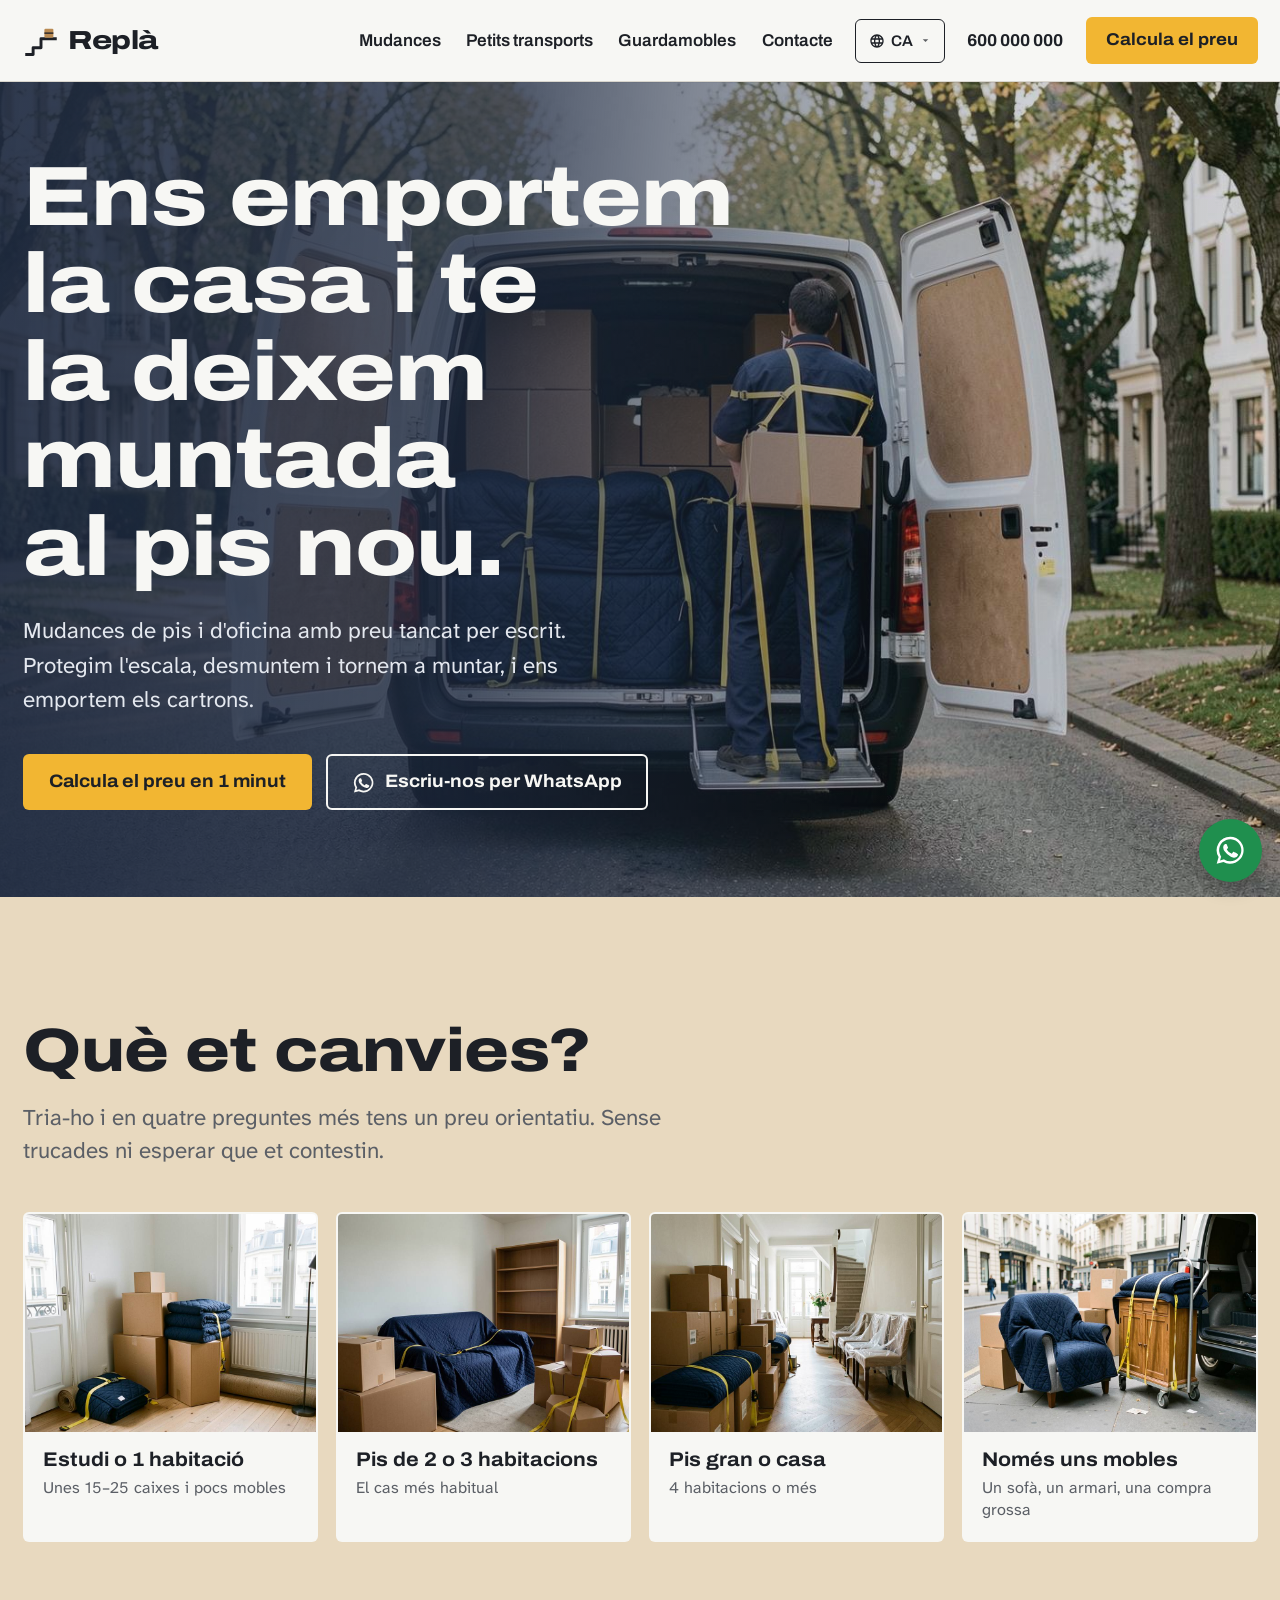
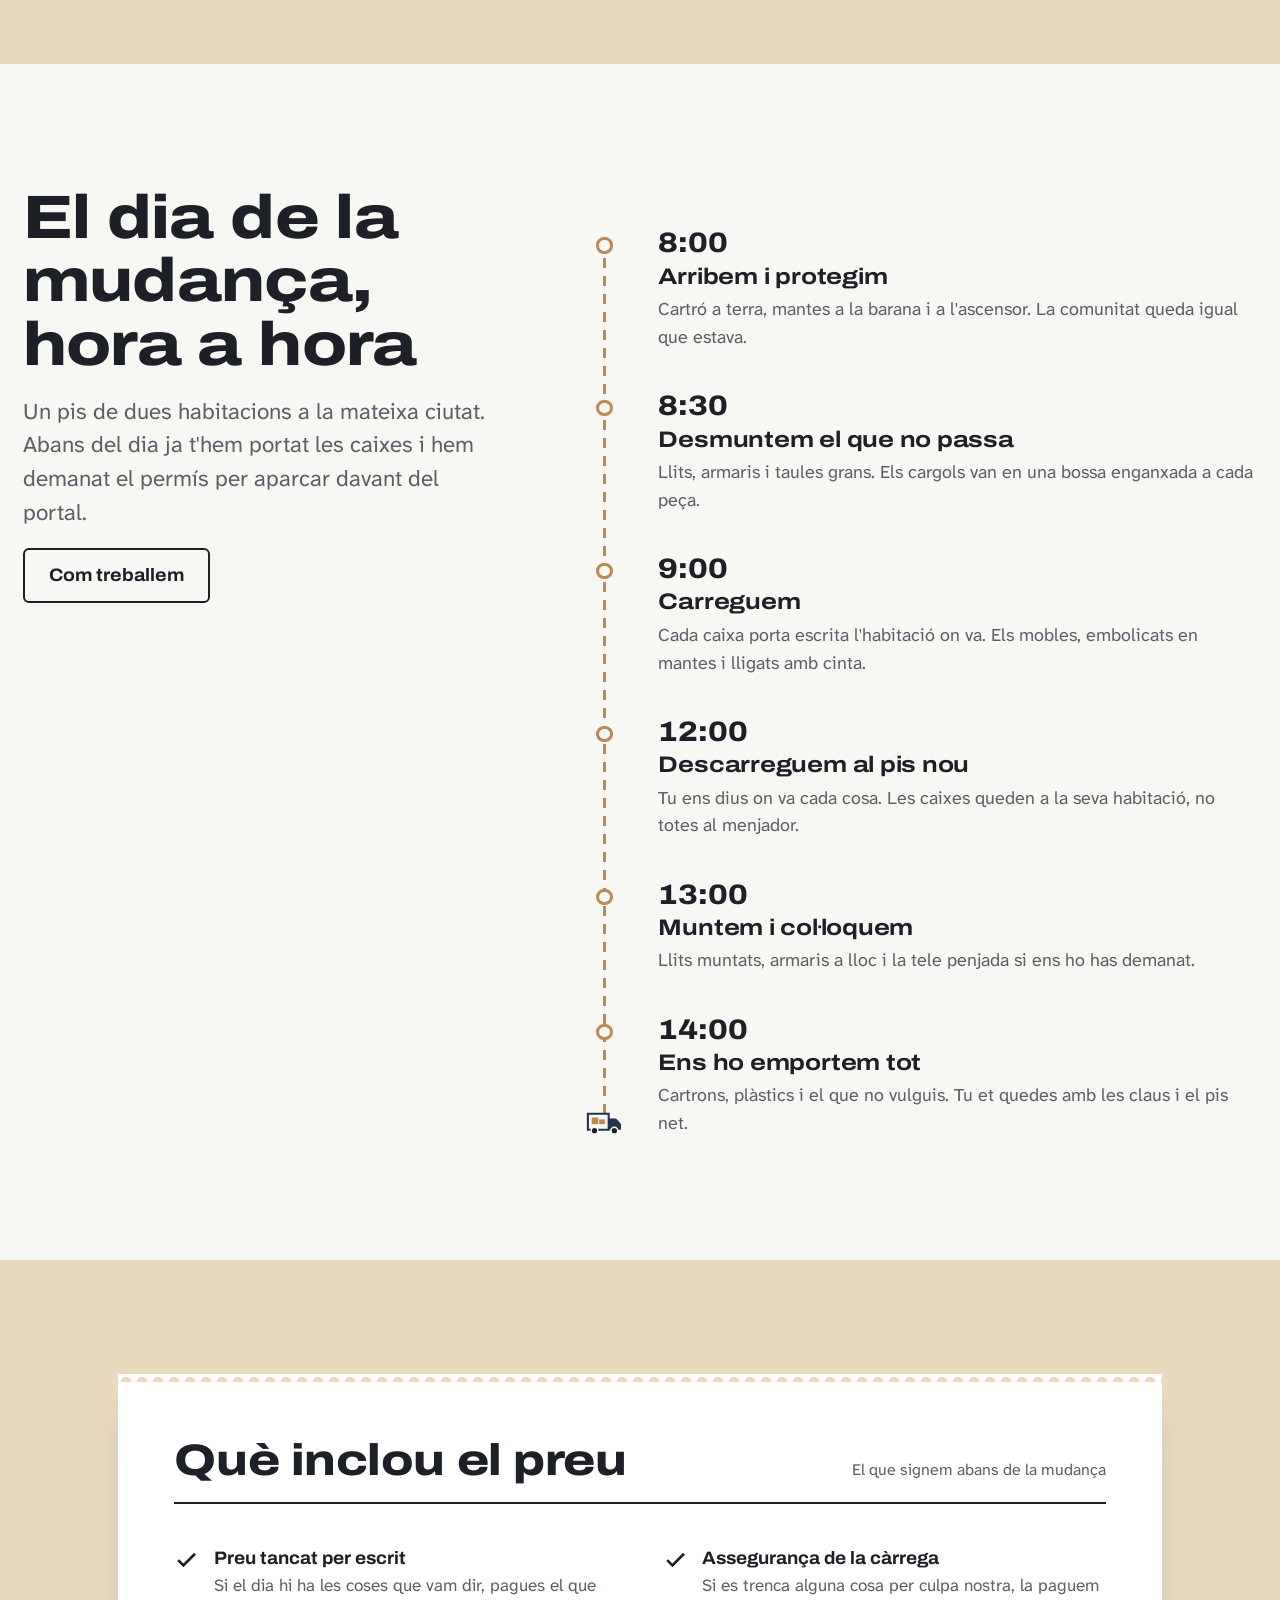
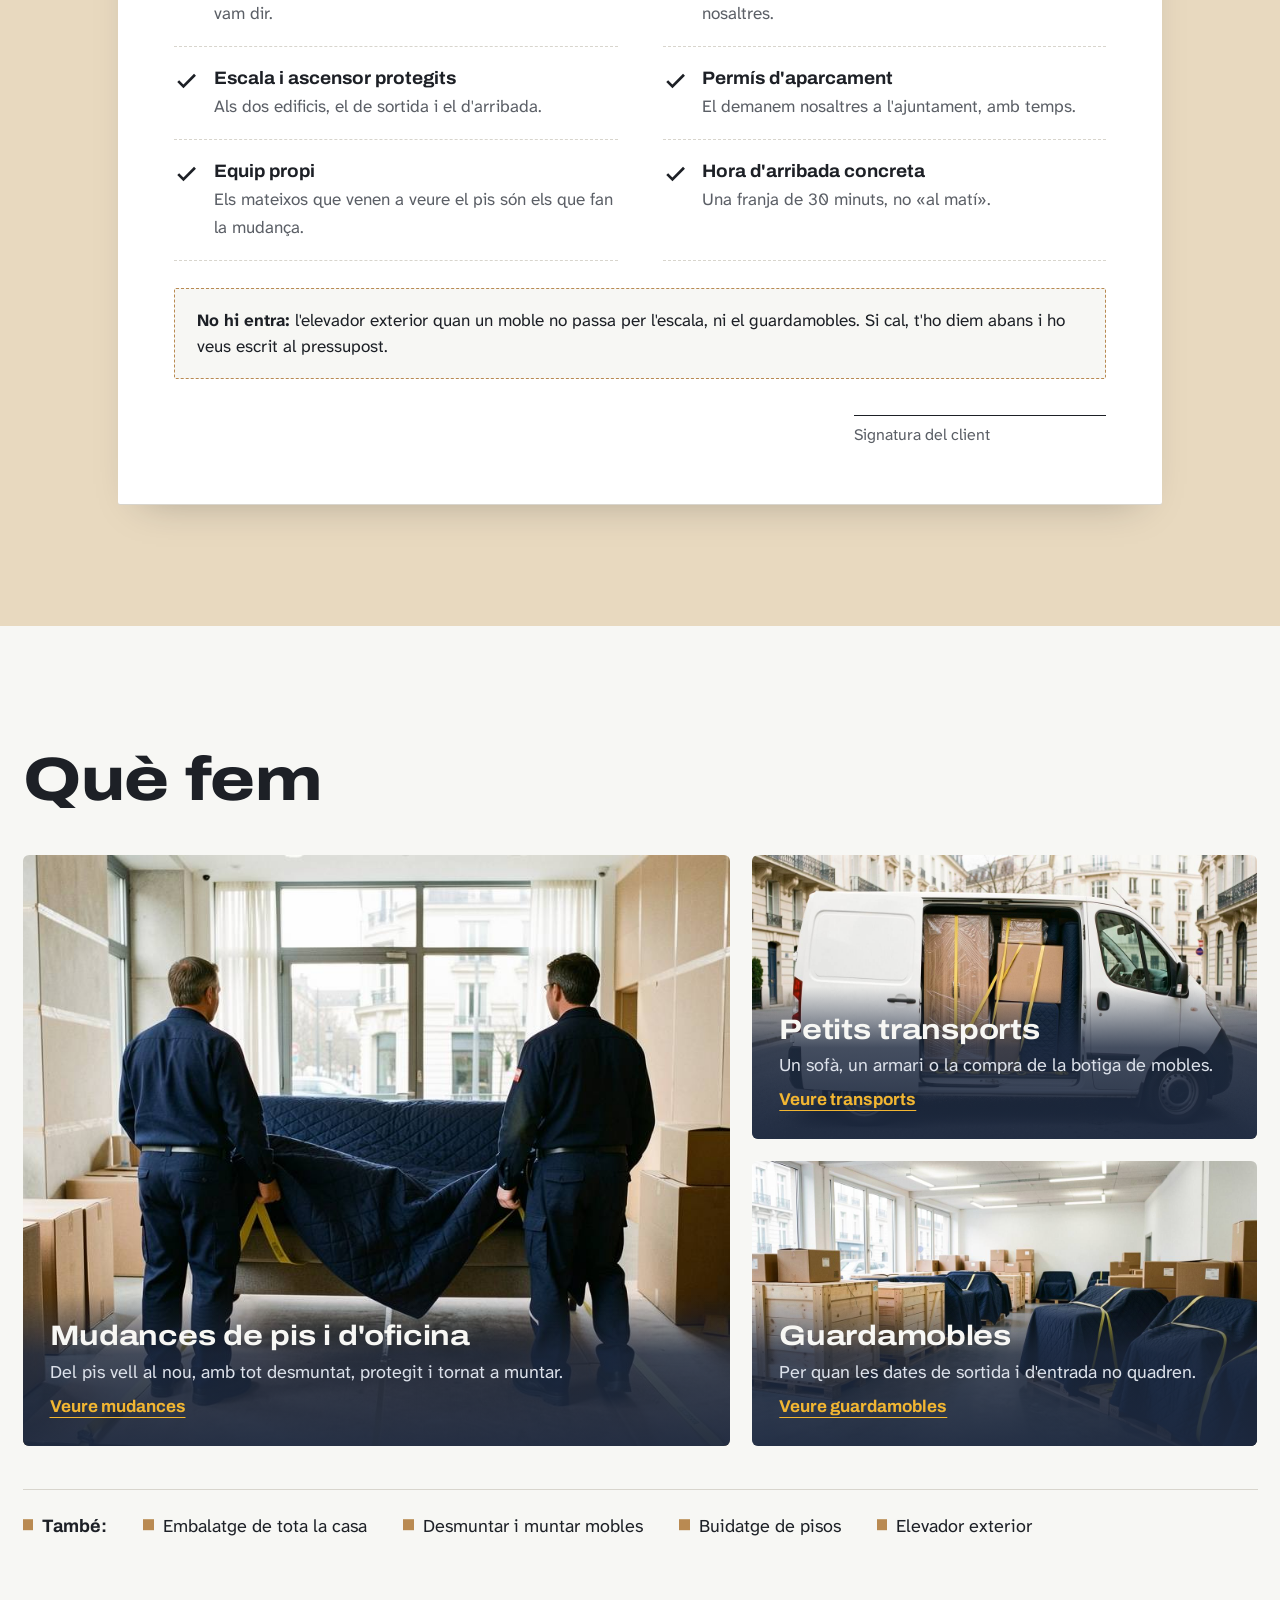
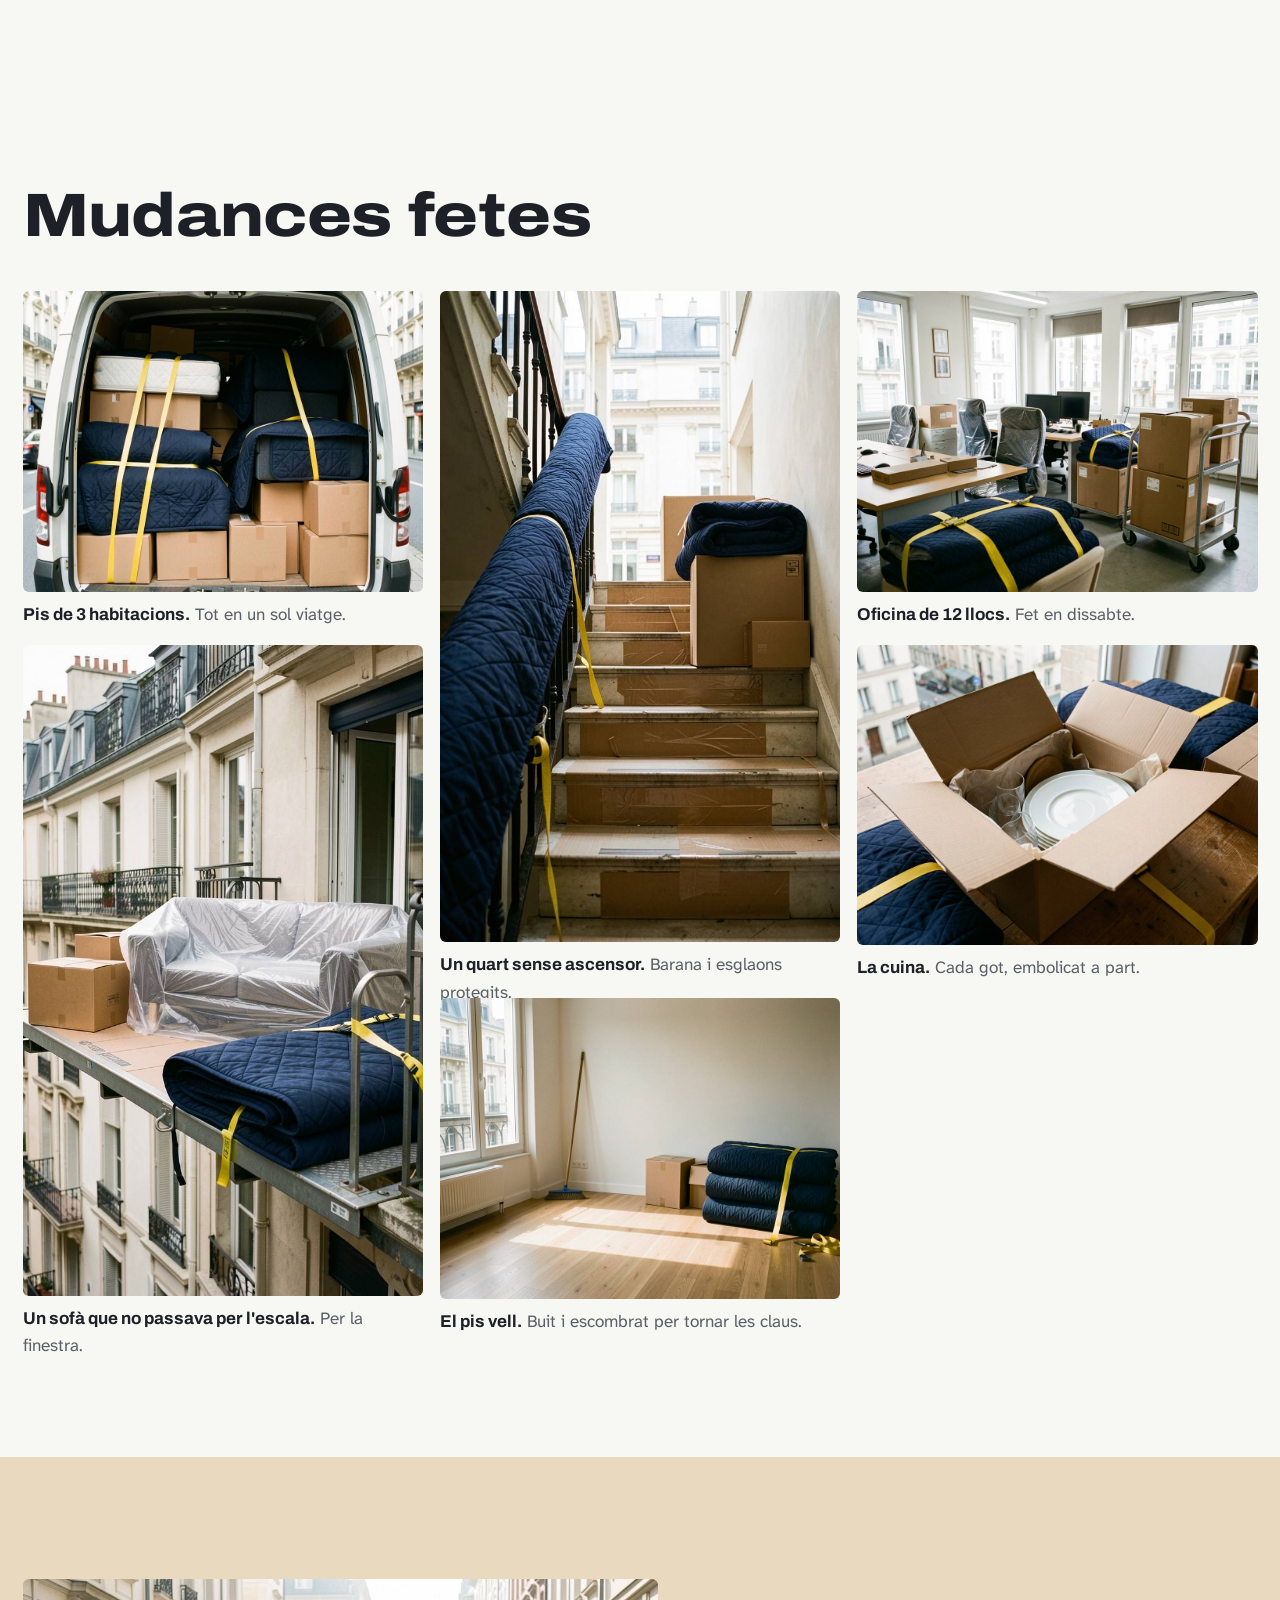
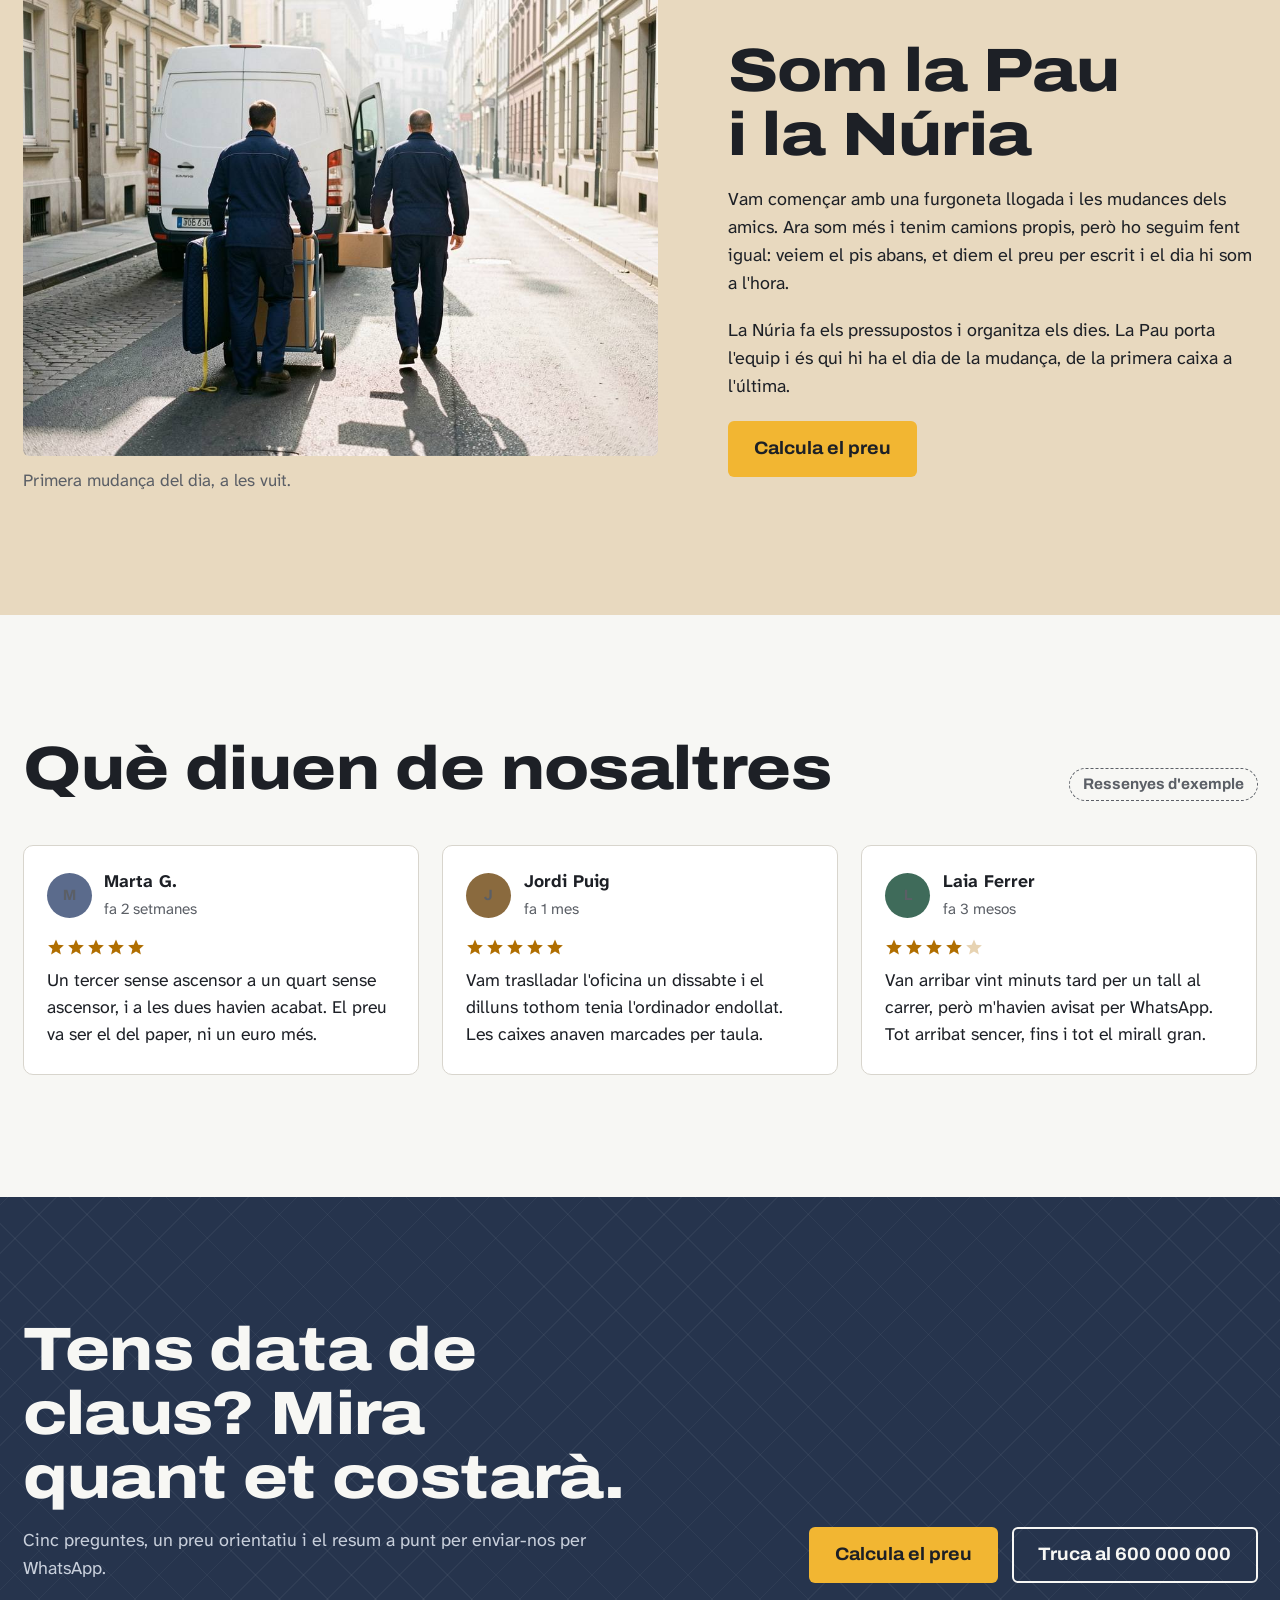
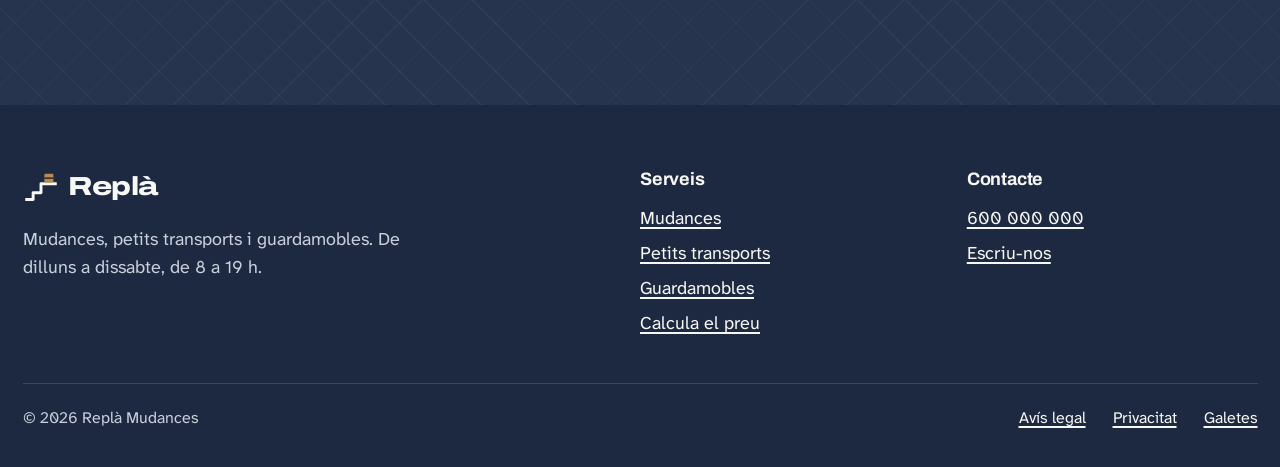
<file: index.html>
<!DOCTYPE html>
<html lang="ca">
<head>
  <meta charset="UTF-8">
  <meta name="viewport" content="width=device-width, initial-scale=1">
  <title>Replà Mudances · Mudances de pis, petits transports i guardamobles</title>
  <meta name="description" content="Mudances de pis i d'oficina, petits transports i guardamobles amb preu tancat per escrit. Calcula el preu de la teva mudança en un minut.">
  <meta property="og:type" content="website">
  <meta property="og:title" content="Replà Mudances · Mudances de pis, petits transports i guardamobles">
  <meta property="og:description" content="Mudances de pis i d'oficina, petits transports i guardamobles amb preu tancat per escrit. Calcula el preu de la teva mudança en un minut.">
  <meta property="og:image" content="https://repla-mudances.pages.dev/assets/img/hero.jpg">
  <meta name="twitter:card" content="summary_large_image">
  <!-- Web de demostració: no s'indexa (PLA.md §Honestedat). -->
  <meta name="robots" content="noindex, nofollow">
  <meta name="theme-color" content="#26344D">
  <link rel="icon" href="assets/favicon.svg" type="image/svg+xml">
  <link rel="preload" href="assets/fonts/Archivo-var.woff2" as="font" type="font/woff2" crossorigin>
  <link rel="stylesheet" href="css/styles.css">
  <script type="application/ld+json">
  {
    "@context": "https://schema.org",
    "@type": "MovingCompany",
    "name": "Replà Mudances",
    "description": "Mudances de pis i d'oficina, petits transports, embalatge, muntatge de mobles i guardamobles.",
    "telephone": "+34600000000",
    "priceRange": "€€",
    "areaServed": "Local i comarcal",
    "openingHours": "Mo-Sa 08:00-19:00"
  }
  </script>
  <script src="js/i18n.js"></script>
</head>
<body>
  <a class="salta" href="#contingut">Salta al contingut</a>

  <header class="cap">
    <div class="wrap cap-in">
      <a class="marca" href="index.html" aria-label="Replà Mudances, inici">
        <svg viewBox="0 0 32 32" aria-hidden="true"><path d="M2 28h7v-6h7v-8h14" fill="none" stroke="currentColor" stroke-width="2.6" stroke-linejoin="round"/><rect x="19" y="5" width="8" height="8" rx="1" fill="#B98A52"/><path d="M19 9h8" stroke="#1D2026" stroke-width="1.2"/></svg>
        Replà
      </a>
      <nav class="nav" id="nav" aria-label="Principal">
        <a href="mudances.html">Mudances</a>
        <a href="petits-transports.html">Petits transports</a>
        <a href="guardamobles.html">Guardamobles</a>
        <a href="contacte.html">Contacte</a>
      </nav>
      <!-- Desplegable d'idioma (plantilla: <skill web-demo>/assets/i18n/tria-idioma.html).
           NOMÉS existeix si el JS ha arrencat: js/i18n.js posa `te-js` a
           l'<html> des del <head>. Un control mort val menys que cap control. -->
      <div class="tria-idioma" data-idioma-tria>
        <button class="tria-idioma-boto" type="button" data-idioma-boto
                aria-expanded="false" aria-haspopup="true"
                aria-label="Idioma de la pàgina">
          <svg viewBox="0 0 24 24" aria-hidden="true" focusable="false"><path d="M12 2C6.48 2 2 6.48 2 12s4.48 10 10 10 10-4.48 10-10S17.52 2 12 2Zm6.93 6h-2.95a15.65 15.65 0 0 0-1.38-3.56A8.03 8.03 0 0 1 18.92 8ZM12 4.04c.83 1.2 1.48 2.53 1.91 3.96h-3.82c.43-1.43 1.08-2.76 1.91-3.96ZM4.26 14a7.85 7.85 0 0 1 0-4h3.38a16.6 16.6 0 0 0-.14 2c0 .68.06 1.34.14 2Zm.82 2h2.95c.32 1.25.78 2.45 1.38 3.56A7.99 7.99 0 0 1 5.08 16Zm2.95-8H5.08a7.99 7.99 0 0 1 4.33-3.56A15.65 15.65 0 0 0 8.03 8ZM12 19.96c-.83-1.2-1.48-2.53-1.91-3.96h3.82c-.43 1.43-1.08 2.76-1.91 3.96ZM14.34 14H9.66c-.09-.66-.16-1.32-.16-2 0-.68.07-1.35.16-2h4.68c.09.65.16 1.32.16 2 0 .68-.07 1.34-.16 2Zm.25 5.56c.6-1.11 1.06-2.31 1.38-3.56h2.95a8.03 8.03 0 0 1-4.33 3.56ZM16.36 14c.08-.66.14-1.32.14-2 0-.68-.06-1.34-.14-2h3.38a7.85 7.85 0 0 1 0 4Z"/></svg>
          <span data-idioma-actual data-sense-traduir>CA</span>
          <svg class="tria-idioma-punta" viewBox="0 0 24 24" aria-hidden="true" focusable="false"><path d="M12 15 6 9h12z"/></svg>
        </button>
        <!-- Cada idioma es diu com es diu ell mateix, no traduït: qui busca la
             seva llengua busca la paraula que coneix. Sempre CA · ES · EN. -->
        <ul class="tria-idioma-menu" data-idioma-menu data-sense-traduir hidden>
          <li><button type="button" data-idioma-opcio="ca" lang="ca">Català</button></li>
          <li><button type="button" data-idioma-opcio="es" lang="es">Castellano</button></li>
          <li><button type="button" data-idioma-opcio="en" lang="en">English</button></li>
        </ul>
      </div>
      <a class="cap-tel" href="tel:+34600000000">600 000 000</a>
      <a class="btn btn-principal" href="pressupost.html">Calcula el preu</a>
      <button class="nav-obre" type="button" aria-expanded="false" aria-controls="nav"><span></span><span class="visually-hidden">Menú</span></button>
    </div>
  </header>

  <main id="contingut">
    <section class="hero hero-inici" aria-labelledby="titol-hero">
      <div class="wrap">
        <h1 id="titol-hero">Ens emportem la casa i te la deixem muntada al pis nou.</h1>
        <p>Mudances de pis i d'oficina amb preu tancat per escrit. Protegim l'escala, desmuntem i tornem a muntar, i ens emportem els cartrons.</p>
        <div class="botons">
          <a class="btn btn-principal" href="pressupost.html">Calcula el preu en 1 minut</a>
          <a class="btn btn-linia" href="https://wa.me/34600000000" target="_blank" rel="noopener">
            <svg viewBox="0 0 24 24" aria-hidden="true"><path fill="currentColor" d="M12 2a10 10 0 0 0-8.6 15.1L2 22l5-1.3A10 10 0 1 0 12 2Zm0 18.2a8.2 8.2 0 0 1-4.2-1.2l-.3-.2-3 .8.8-2.9-.2-.3A8.2 8.2 0 1 1 12 20.2Zm4.5-6.1c-.2-.1-1.5-.7-1.7-.8s-.4-.1-.6.1-.7.8-.8 1-.3.2-.5.1a6.7 6.7 0 0 1-3.3-2.9c-.3-.4.3-.4.7-1.3a.5.5 0 0 0 0-.5l-.8-1.9c-.2-.5-.4-.4-.6-.4h-.5a1 1 0 0 0-.7.3 3 3 0 0 0-.9 2.2 5.2 5.2 0 0 0 1.1 2.8 11.9 11.9 0 0 0 4.6 4c1.7.7 2.4.8 3.2.7a2.8 2.8 0 0 0 1.8-1.3 2.3 2.3 0 0 0 .2-1.3c-.1-.1-.3-.2-.5-.3Z"/></svg>
            Escriu-nos per WhatsApp
          </a>
        </div>
      </div>
    </section>

    <section class="seccio canvies" aria-labelledby="titol-canvies">
      <div class="wrap">
        <div class="cap-seccio">
          <h2 id="titol-canvies">Què et canvies?</h2>
          <p class="entradeta">Tria-ho i en quatre preguntes més tens un preu orientatiu. Sense trucades ni esperar que et contestin.</p>
        </div>
        <div class="canvies-graella">
          <a class="canvi" href="pressupost.html?tipus=estudi"><img src="assets/img/tipus-estudi.jpg" alt="" width="896" height="672" loading="lazy"><span>Estudi o 1 habitació<small>Unes 15–25 caixes i pocs mobles</small></span></a>
          <a class="canvi" href="pressupost.html?tipus=pis"><img src="assets/img/tipus-pis.jpg" alt="" width="896" height="672" loading="lazy"><span>Pis de 2 o 3 habitacions<small>El cas més habitual</small></span></a>
          <a class="canvi" href="pressupost.html?tipus=casa"><img src="assets/img/tipus-casa.jpg" alt="" width="896" height="672" loading="lazy"><span>Pis gran o casa<small>4 habitacions o més</small></span></a>
          <a class="canvi" href="pressupost.html?tipus=mobles"><img src="assets/img/tipus-mobles.jpg" alt="" width="896" height="672" loading="lazy"><span>Només uns mobles<small>Un sofà, un armari, una compra grossa</small></span></a>
        </div>
      </div>
    </section>

    <section class="seccio" aria-labelledby="titol-dia">
      <div class="wrap dia-graella">
        <div class="dia-intro">
          <h2 id="titol-dia">El dia de la mudança, hora a hora</h2>
          <p class="entradeta">Un pis de dues habitacions a la mateixa ciutat. Abans del dia ja t'hem portat les caixes i hem demanat el permís per aparcar davant del portal.</p>
          <a class="btn btn-linia" href="mudances.html">Com treballem</a>
        </div>
        <div class="dia" data-dia>
          <svg class="dia-furgo" viewBox="0 0 40 28" aria-hidden="true"><path d="M2 5h22v17H2z" fill="#F7F7F4" stroke="currentColor" stroke-width="2.2"/><path d="M24 10h8l5 6v6H24z" fill="currentColor"/><circle cx="9" cy="23" r="3.6" fill="#1D2026" stroke="#F7F7F4" stroke-width="1.6"/><circle cx="30" cy="23" r="3.6" fill="#1D2026" stroke="#F7F7F4" stroke-width="1.6"/><rect x="6" y="9" width="7" height="7" fill="#B98A52"/><rect x="14" y="11" width="6" height="5" fill="#B98A52"/></svg>
          <ol>
          <li>
            <time datetime="08:00">8:00</time>
            <h3>Arribem i protegim</h3>
            <p>Cartró a terra, mantes a la barana i a l'ascensor. La comunitat queda igual que estava.</p>
          </li>
          <li>
            <time datetime="08:30">8:30</time>
            <h3>Desmuntem el que no passa</h3>
            <p>Llits, armaris i taules grans. Els cargols van en una bossa enganxada a cada peça.</p>
          </li>
          <li>
            <time datetime="09:00">9:00</time>
            <h3>Carreguem</h3>
            <p>Cada caixa porta escrita l'habitació on va. Els mobles, embolicats en mantes i lligats amb cinta.</p>
          </li>
          <li>
            <time datetime="12:00">12:00</time>
            <h3>Descarreguem al pis nou</h3>
            <p>Tu ens dius on va cada cosa. Les caixes queden a la seva habitació, no totes al menjador.</p>
          </li>
          <li>
            <time datetime="13:00">13:00</time>
            <h3>Muntem i col·loquem</h3>
            <p>Llits muntats, armaris a lloc i la tele penjada si ens ho has demanat.</p>
          </li>
          <li>
            <time datetime="14:00">14:00</time>
            <h3>Ens ho emportem tot</h3>
            <p>Cartrons, plàstics i el que no vulguis. Tu et quedes amb les claus i el pis net.</p>
          </li>
          </ol>
        </div>
      </div>
    </section>

    <section class="seccio albara-fons" aria-labelledby="titol-albara">
      <div class="wrap">
        <div class="albara">
          <div class="albara-cap">
            <h2 id="titol-albara">Què inclou el preu</h2>
            <p>El que signem abans de la mudança</p>
          </div>
          <ul class="albara-llista">
            <li><svg viewBox="0 0 24 24" aria-hidden="true"><path d="M4 12.5l5 5L20 6.5" fill="none" stroke="currentColor" stroke-width="2.6"/></svg><div><strong>Preu tancat per escrit</strong><span>Si el dia hi ha les coses que vam dir, pagues el que vam dir.</span></div></li>
            <li><svg viewBox="0 0 24 24" aria-hidden="true"><path d="M4 12.5l5 5L20 6.5" fill="none" stroke="currentColor" stroke-width="2.6"/></svg><div><strong>Assegurança de la càrrega</strong><span>Si es trenca alguna cosa per culpa nostra, la paguem nosaltres.</span></div></li>
            <li><svg viewBox="0 0 24 24" aria-hidden="true"><path d="M4 12.5l5 5L20 6.5" fill="none" stroke="currentColor" stroke-width="2.6"/></svg><div><strong>Escala i ascensor protegits</strong><span>Als dos edificis, el de sortida i el d'arribada.</span></div></li>
            <li><svg viewBox="0 0 24 24" aria-hidden="true"><path d="M4 12.5l5 5L20 6.5" fill="none" stroke="currentColor" stroke-width="2.6"/></svg><div><strong>Permís d'aparcament</strong><span>El demanem nosaltres a l'ajuntament, amb temps.</span></div></li>
            <li><svg viewBox="0 0 24 24" aria-hidden="true"><path d="M4 12.5l5 5L20 6.5" fill="none" stroke="currentColor" stroke-width="2.6"/></svg><div><strong>Equip propi</strong><span>Els mateixos que venen a veure el pis són els que fan la mudança.</span></div></li>
            <li><svg viewBox="0 0 24 24" aria-hidden="true"><path d="M4 12.5l5 5L20 6.5" fill="none" stroke="currentColor" stroke-width="2.6"/></svg><div><strong>Hora d'arribada concreta</strong><span>Una franja de 30 minuts, no «al matí».</span></div></li>
          </ul>
          <p class="albara-no"><strong>No hi entra:</strong> l'elevador exterior quan un moble no passa per l'escala, ni el guardamobles. Si cal, t'ho diem abans i ho veus escrit al pressupost.</p>
          <div class="albara-signa"><span>Signatura del client</span></div>
        </div>
      </div>
    </section>

    <section class="seccio" aria-labelledby="titol-serveis">
      <div class="wrap">
        <div class="cap-seccio">
          <h2 id="titol-serveis">Què fem</h2>
        </div>
        <div class="serveis-graella">
          <a class="servei" href="mudances.html">
            <img src="assets/img/srv-mudances.jpg" alt="Dos operaris traslladen un sofà embolicat amb una manta pel vestíbul d'un edifici" width="1280" height="720" loading="lazy">
            <div class="servei-text"><h3>Mudances de pis i d'oficina</h3><p>Del pis vell al nou, amb tot desmuntat, protegit i tornat a muntar.</p><span class="veure">Veure mudances</span></div>
          </a>
          <a class="servei" href="petits-transports.html">
            <img src="assets/img/srv-transports.jpg" alt="Furgoneta petita amb un armari embolicat i caixes lligades amb cintes" width="1280" height="720" loading="lazy">
            <div class="servei-text"><h3>Petits transports</h3><p>Un sofà, un armari o la compra de la botiga de mobles.</p><span class="veure">Veure transports</span></div>
          </a>
          <a class="servei" href="guardamobles.html">
            <img src="assets/img/srv-guardamobles.jpg" alt="Magatzem net amb caixes de fusta sobre palets i mobles tapats" width="1280" height="720" loading="lazy">
            <div class="servei-text"><h3>Guardamobles</h3><p>Per quan les dates de sortida i d'entrada no quadren.</p><span class="veure">Veure guardamobles</span></div>
          </a>
        </div>
        <ul class="extres" aria-label="Serveis que s'hi poden afegir">
          <li><strong>També:</strong></li>
          <li>Embalatge de tota la casa</li>
          <li>Desmuntar i muntar mobles</li>
          <li>Buidatge de pisos</li>
          <li>Elevador exterior</li>
        </ul>
      </div>
    </section>

    <section class="seccio" aria-labelledby="titol-galeria">
      <div class="wrap">
        <div class="cap-seccio">
          <h2 id="titol-galeria">Mudances fetes</h2>
        </div>
        <div class="galeria">
          <figure><button type="button" data-visor><img src="assets/img/gal-01.jpg" alt="Furgoneta carregada: caixes apilades i mobles embolicats amb mantes i cintes" width="1024" height="768" loading="lazy"></button><figcaption><strong>Pis de 3 habitacions.</strong> Tot en un sol viatge.</figcaption></figure>
          <figure class="vertical"><button type="button" data-visor><img src="assets/img/gal-02.jpg" alt="Escala estreta protegida amb cartró i mantes a la barana, amb caixes al replà" width="768" height="1024" loading="lazy"></button><figcaption><strong>Un quart sense ascensor.</strong> Barana i esglaons protegits.</figcaption></figure>
          <figure><button type="button" data-visor><img src="assets/img/gal-05.jpg" alt="Oficina durant el trasllat, amb cadires embolicades i caixes en un carro" width="1024" height="768" loading="lazy"></button><figcaption><strong>Oficina de 12 llocs.</strong> Fet en dissabte.</figcaption></figure>
          <figure class="vertical"><button type="button" data-visor><img src="assets/img/gal-04.jpg" alt="Elevador exterior aixecat fins a un balcó amb un sofà embolicat" width="768" height="1024" loading="lazy"></button><figcaption><strong>Un sofà que no passava per l'escala.</strong> Per la finestra.</figcaption></figure>
          <figure><button type="button" data-visor><img src="assets/img/gal-06.jpg" alt="Caixa de cartró amb plats i gots embolicats amb paper" width="1024" height="768" loading="lazy"></button><figcaption><strong>La cuina.</strong> Cada got, embolicat a part.</figcaption></figure>
          <figure><button type="button" data-visor><img src="assets/img/gal-03.jpg" alt="Pis buit i escombrat després de la mudança, amb sol entrant per la finestra" width="1024" height="768" loading="lazy"></button><figcaption><strong>El pis vell.</strong> Buit i escombrat per tornar les claus.</figcaption></figure>
        </div>
      </div>
    </section>

    <section class="seccio albara-fons" aria-labelledby="titol-quisom">
      <div class="wrap quisom">
        <figure>
          <img src="assets/img/equip.jpg" alt="Dos operaris d'esquena camí de la furgoneta, un empenyent un carretó amb caixes" width="1024" height="768" loading="lazy">
          <figcaption>Primera mudança del dia, a les vuit.</figcaption>
        </figure>
        <div class="quisom-text">
          <h2 id="titol-quisom">Som la Pau i la Núria</h2>
          <p>Vam començar amb una furgoneta llogada i les mudances dels amics. Ara som més i tenim camions propis, però ho seguim fent igual: veiem el pis abans, et diem el preu per escrit i el dia hi som a l'hora.</p>
          <p>La Núria fa els pressupostos i organitza els dies. La Pau porta l'equip i és qui hi ha el dia de la mudança, de la primera caixa a l'última.</p>
          <a class="btn btn-principal" href="pressupost.html">Calcula el preu</a>
        </div>
      </div>
    </section>

    <section class="seccio" aria-labelledby="titol-ressenyes">
      <div class="wrap">
        <div class="ressenyes-cap">
          <h2 id="titol-ressenyes">Què diuen de nosaltres</h2>
          <span class="etiqueta-exemple">Ressenyes d'exemple</span>
        </div>
        <div class="ressenyes">
          <article class="ressenya">
            <div class="ressenya-cap"><span class="inicial inicial-a" aria-hidden="true">M</span><div><strong>Marta G.</strong><span>fa 2 setmanes</span></div></div>
            <div class="estrelles" aria-label="5 de 5 estrelles"><svg viewBox="0 0 24 24" aria-hidden="true"><path fill="currentColor" d="m12 2 3 6.9 7.5.6-5.7 5 1.7 7.4L12 18l-6.5 3.9 1.7-7.4-5.7-5 7.5-.6z"/></svg><svg viewBox="0 0 24 24" aria-hidden="true"><path fill="currentColor" d="m12 2 3 6.9 7.5.6-5.7 5 1.7 7.4L12 18l-6.5 3.9 1.7-7.4-5.7-5 7.5-.6z"/></svg><svg viewBox="0 0 24 24" aria-hidden="true"><path fill="currentColor" d="m12 2 3 6.9 7.5.6-5.7 5 1.7 7.4L12 18l-6.5 3.9 1.7-7.4-5.7-5 7.5-.6z"/></svg><svg viewBox="0 0 24 24" aria-hidden="true"><path fill="currentColor" d="m12 2 3 6.9 7.5.6-5.7 5 1.7 7.4L12 18l-6.5 3.9 1.7-7.4-5.7-5 7.5-.6z"/></svg><svg viewBox="0 0 24 24" aria-hidden="true"><path fill="currentColor" d="m12 2 3 6.9 7.5.6-5.7 5 1.7 7.4L12 18l-6.5 3.9 1.7-7.4-5.7-5 7.5-.6z"/></svg></div>
            <p>Un tercer sense ascensor a un quart sense ascensor, i a les dues havien acabat. El preu va ser el del paper, ni un euro més.</p>
          </article>
          <article class="ressenya">
            <div class="ressenya-cap"><span class="inicial inicial-b" aria-hidden="true">J</span><div><strong>Jordi Puig</strong><span>fa 1 mes</span></div></div>
            <div class="estrelles" aria-label="5 de 5 estrelles"><svg viewBox="0 0 24 24" aria-hidden="true"><path fill="currentColor" d="m12 2 3 6.9 7.5.6-5.7 5 1.7 7.4L12 18l-6.5 3.9 1.7-7.4-5.7-5 7.5-.6z"/></svg><svg viewBox="0 0 24 24" aria-hidden="true"><path fill="currentColor" d="m12 2 3 6.9 7.5.6-5.7 5 1.7 7.4L12 18l-6.5 3.9 1.7-7.4-5.7-5 7.5-.6z"/></svg><svg viewBox="0 0 24 24" aria-hidden="true"><path fill="currentColor" d="m12 2 3 6.9 7.5.6-5.7 5 1.7 7.4L12 18l-6.5 3.9 1.7-7.4-5.7-5 7.5-.6z"/></svg><svg viewBox="0 0 24 24" aria-hidden="true"><path fill="currentColor" d="m12 2 3 6.9 7.5.6-5.7 5 1.7 7.4L12 18l-6.5 3.9 1.7-7.4-5.7-5 7.5-.6z"/></svg><svg viewBox="0 0 24 24" aria-hidden="true"><path fill="currentColor" d="m12 2 3 6.9 7.5.6-5.7 5 1.7 7.4L12 18l-6.5 3.9 1.7-7.4-5.7-5 7.5-.6z"/></svg></div>
            <p>Vam traslladar l'oficina un dissabte i el dilluns tothom tenia l'ordinador endollat. Les caixes anaven marcades per taula.</p>
          </article>
          <article class="ressenya">
            <div class="ressenya-cap"><span class="inicial inicial-c" aria-hidden="true">L</span><div><strong>Laia Ferrer</strong><span>fa 3 mesos</span></div></div>
            <div class="estrelles" aria-label="4 de 5 estrelles"><svg viewBox="0 0 24 24" aria-hidden="true"><path fill="currentColor" d="m12 2 3 6.9 7.5.6-5.7 5 1.7 7.4L12 18l-6.5 3.9 1.7-7.4-5.7-5 7.5-.6z"/></svg><svg viewBox="0 0 24 24" aria-hidden="true"><path fill="currentColor" d="m12 2 3 6.9 7.5.6-5.7 5 1.7 7.4L12 18l-6.5 3.9 1.7-7.4-5.7-5 7.5-.6z"/></svg><svg viewBox="0 0 24 24" aria-hidden="true"><path fill="currentColor" d="m12 2 3 6.9 7.5.6-5.7 5 1.7 7.4L12 18l-6.5 3.9 1.7-7.4-5.7-5 7.5-.6z"/></svg><svg viewBox="0 0 24 24" aria-hidden="true"><path fill="currentColor" d="m12 2 3 6.9 7.5.6-5.7 5 1.7 7.4L12 18l-6.5 3.9 1.7-7.4-5.7-5 7.5-.6z"/></svg><svg class="estrella-buida" viewBox="0 0 24 24" aria-hidden="true"><path fill="currentColor" d="m12 2 3 6.9 7.5.6-5.7 5 1.7 7.4L12 18l-6.5 3.9 1.7-7.4-5.7-5 7.5-.6z"/></svg></div>
            <p>Van arribar vint minuts tard per un tall al carrer, però m'havien avisat per WhatsApp. Tot arribat sencer, fins i tot el mirall gran.</p>
          </article>
        </div>
      </div>
    </section>

    <section class="seccio fosc manta cta-final" aria-labelledby="titol-cta">
      <div class="wrap">
        <div>
          <h2 id="titol-cta">Tens data de claus? Mira quant et costarà.</h2>
          <p>Cinc preguntes, un preu orientatiu i el resum a punt per enviar-nos per WhatsApp.</p>
        </div>
        <div class="botons">
          <a class="btn btn-principal" href="pressupost.html">Calcula el preu</a>
          <a class="btn btn-linia" href="tel:+34600000000">Truca al 600 000 000</a>
        </div>
      </div>
    </section>
  </main>

  <footer class="peu">
    <div class="wrap">
      <div class="peu-graella">
        <div>
          <a class="marca" href="index.html" aria-label="Replà Mudances, inici">
            <svg viewBox="0 0 32 32" aria-hidden="true"><path d="M2 28h7v-6h7v-8h14" fill="none" stroke="currentColor" stroke-width="2.6" stroke-linejoin="round"/><rect x="19" y="5" width="8" height="8" rx="1" fill="#B98A52"/><path d="M19 9h8" stroke="#1D2026" stroke-width="1.2"/></svg>
            Replà
          </a>
          <p>Mudances, petits transports i guardamobles. De dilluns a dissabte, de 8 a 19 h.</p>
        </div>
        <div>
          <h2>Serveis</h2>
          <ul>
            <li><a href="mudances.html">Mudances</a></li>
            <li><a href="petits-transports.html">Petits transports</a></li>
            <li><a href="guardamobles.html">Guardamobles</a></li>
            <li><a href="pressupost.html">Calcula el preu</a></li>
          </ul>
        </div>
        <div>
          <h2>Contacte</h2>
          <ul>
            <li><a href="tel:+34600000000">600 000 000</a></li>
            <li><a href="contacte.html">Escriu-nos</a></li>
          </ul>
        </div>
      </div>
      <div class="peu-baix">
        <span>© 2026 Replà Mudances</span>
        <a href="avis-legal.html">Avís legal</a>
        <a href="politica-privacitat.html">Privacitat</a>
        <a href="politica-galetes.html">Galetes</a>
      </div>
    </div>
  </footer>

  <a class="wa-flotant" href="https://wa.me/34600000000" target="_blank" rel="noopener" aria-label="Escriu-nos per WhatsApp">
    <svg viewBox="0 0 24 24" aria-hidden="true"><path fill="currentColor" d="M12 2a10 10 0 0 0-8.6 15.1L2 22l5-1.3A10 10 0 1 0 12 2Zm0 18.2a8.2 8.2 0 0 1-4.2-1.2l-.3-.2-3 .8.8-2.9-.2-.3A8.2 8.2 0 1 1 12 20.2Zm4.5-6.1c-.2-.1-1.5-.7-1.7-.8s-.4-.1-.6.1-.7.8-.8 1-.3.2-.5.1a6.7 6.7 0 0 1-3.3-2.9c-.3-.4.3-.4.7-1.3a.5.5 0 0 0 0-.5l-.8-1.9c-.2-.5-.4-.4-.6-.4h-.5a1 1 0 0 0-.7.3 3 3 0 0 0-.9 2.2 5.2 5.2 0 0 0 1.1 2.8 11.9 11.9 0 0 0 4.6 4c1.7.7 2.4.8 3.2.7a2.8 2.8 0 0 0 1.8-1.3 2.3 2.3 0 0 0 .2-1.3c-.1-.1-.3-.2-.5-.3Z"/></svg>
  </a>

  <dialog class="visor" data-visor-dialog aria-label="Foto ampliada">
    <button class="visor-tanca" type="button" data-visor-tanca aria-label="Tanca">×</button>
    <img src="assets/img/gal-01.jpg" alt="" width="1024" height="768">
    <p></p>
  </dialog>

  <script src="js/traduccions.js" defer></script>
  <script src="js/main.js" defer></script>
  <script src="js/galeria.js" defer></script>
</body>
</html>
</file>
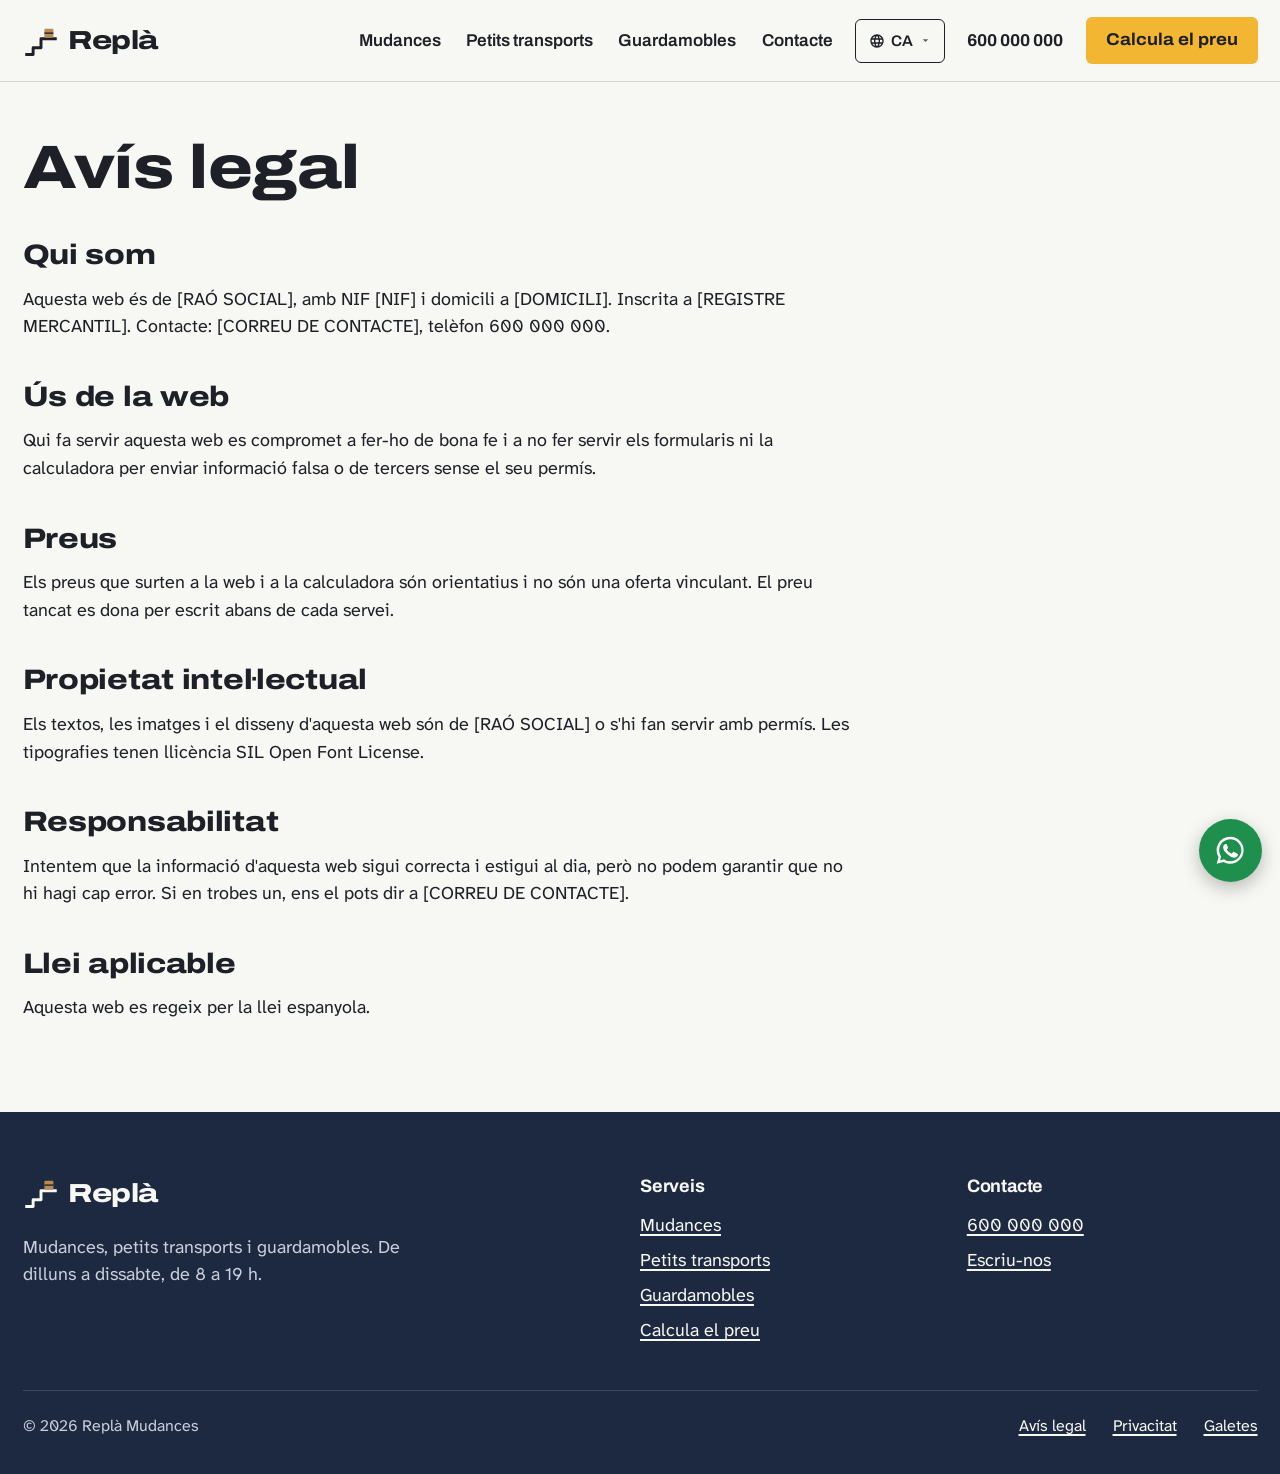
<file: avis-legal.html>
<!DOCTYPE html>
<html lang="ca">
<head>
  <meta charset="UTF-8">
  <meta name="viewport" content="width=device-width, initial-scale=1">
  <title>Avís legal · Replà Mudances</title>
  <meta name="description" content="Avís legal de Replà Mudances.">
  <!-- Web de demostració: no s'indexa (PLA.md §Honestedat). -->
  <meta name="robots" content="noindex, nofollow">
  <meta name="theme-color" content="#26344D">
  <link rel="icon" href="assets/favicon.svg" type="image/svg+xml">
  <link rel="preload" href="assets/fonts/Archivo-var.woff2" as="font" type="font/woff2" crossorigin>
  <link rel="stylesheet" href="css/styles.css">
  <script src="js/i18n.js"></script>
</head>
<body>
  <a class="salta" href="#contingut">Salta al contingut</a>

  <header class="cap">
    <div class="wrap cap-in">
      <a class="marca" href="index.html" aria-label="Replà Mudances, inici">
        <svg viewBox="0 0 32 32" aria-hidden="true"><path d="M2 28h7v-6h7v-8h14" fill="none" stroke="currentColor" stroke-width="2.6" stroke-linejoin="round"/><rect x="19" y="5" width="8" height="8" rx="1" fill="#B98A52"/><path d="M19 9h8" stroke="#1D2026" stroke-width="1.2"/></svg>
        Replà
      </a>
      <nav class="nav" id="nav" aria-label="Principal">
        <a href="mudances.html">Mudances</a>
        <a href="petits-transports.html">Petits transports</a>
        <a href="guardamobles.html">Guardamobles</a>
        <a href="contacte.html">Contacte</a>
      </nav>
      <!-- Desplegable d'idioma (plantilla: <skill web-demo>/assets/i18n/tria-idioma.html).
           NOMÉS existeix si el JS ha arrencat: js/i18n.js posa `te-js` a
           l'<html> des del <head>. Un control mort val menys que cap control. -->
      <div class="tria-idioma" data-idioma-tria>
        <button class="tria-idioma-boto" type="button" data-idioma-boto
                aria-expanded="false" aria-haspopup="true"
                aria-label="Idioma de la pàgina">
          <svg viewBox="0 0 24 24" aria-hidden="true" focusable="false"><path d="M12 2C6.48 2 2 6.48 2 12s4.48 10 10 10 10-4.48 10-10S17.52 2 12 2Zm6.93 6h-2.95a15.65 15.65 0 0 0-1.38-3.56A8.03 8.03 0 0 1 18.92 8ZM12 4.04c.83 1.2 1.48 2.53 1.91 3.96h-3.82c.43-1.43 1.08-2.76 1.91-3.96ZM4.26 14a7.85 7.85 0 0 1 0-4h3.38a16.6 16.6 0 0 0-.14 2c0 .68.06 1.34.14 2Zm.82 2h2.95c.32 1.25.78 2.45 1.38 3.56A7.99 7.99 0 0 1 5.08 16Zm2.95-8H5.08a7.99 7.99 0 0 1 4.33-3.56A15.65 15.65 0 0 0 8.03 8ZM12 19.96c-.83-1.2-1.48-2.53-1.91-3.96h3.82c-.43 1.43-1.08 2.76-1.91 3.96ZM14.34 14H9.66c-.09-.66-.16-1.32-.16-2 0-.68.07-1.35.16-2h4.68c.09.65.16 1.32.16 2 0 .68-.07 1.34-.16 2Zm.25 5.56c.6-1.11 1.06-2.31 1.38-3.56h2.95a8.03 8.03 0 0 1-4.33 3.56ZM16.36 14c.08-.66.14-1.32.14-2 0-.68-.06-1.34-.14-2h3.38a7.85 7.85 0 0 1 0 4Z"/></svg>
          <span data-idioma-actual data-sense-traduir>CA</span>
          <svg class="tria-idioma-punta" viewBox="0 0 24 24" aria-hidden="true" focusable="false"><path d="M12 15 6 9h12z"/></svg>
        </button>
        <!-- Cada idioma es diu com es diu ell mateix, no traduït: qui busca la
             seva llengua busca la paraula que coneix. Sempre CA · ES · EN. -->
        <ul class="tria-idioma-menu" data-idioma-menu data-sense-traduir hidden>
          <li><button type="button" data-idioma-opcio="ca" lang="ca">Català</button></li>
          <li><button type="button" data-idioma-opcio="es" lang="es">Castellano</button></li>
          <li><button type="button" data-idioma-opcio="en" lang="en">English</button></li>
        </ul>
      </div>
      <a class="cap-tel" href="tel:+34600000000">600 000 000</a>
      <a class="btn btn-principal" href="pressupost.html">Calcula el preu</a>
      <button class="nav-obre" type="button" aria-expanded="false" aria-controls="nav"><span></span><span class="visually-hidden">Menú</span></button>
    </div>
  </header>

  <main id="contingut">
    <section class="legal">
      <div class="wrap">
        <h1>Avís legal</h1>
        <h2>Qui som</h2>
        <p>Aquesta web és de [RAÓ SOCIAL], amb NIF [NIF] i domicili a [DOMICILI]. Inscrita a [REGISTRE MERCANTIL]. Contacte: [CORREU DE CONTACTE], telèfon 600 000 000.</p>
        <h2>Ús de la web</h2>
        <p>Qui fa servir aquesta web es compromet a fer-ho de bona fe i a no fer servir els formularis ni la calculadora per enviar informació falsa o de tercers sense el seu permís.</p>
        <h2>Preus</h2>
        <p>Els preus que surten a la web i a la calculadora són orientatius i no són una oferta vinculant. El preu tancat es dona per escrit abans de cada servei.</p>
        <h2>Propietat intel·lectual</h2>
        <p>Els textos, les imatges i el disseny d'aquesta web són de [RAÓ SOCIAL] o s'hi fan servir amb permís. Les tipografies tenen llicència SIL Open Font License.</p>
        <h2>Responsabilitat</h2>
        <p>Intentem que la informació d'aquesta web sigui correcta i estigui al dia, però no podem garantir que no hi hagi cap error. Si en trobes un, ens el pots dir a [CORREU DE CONTACTE].</p>
        <h2>Llei aplicable</h2>
        <p>Aquesta web es regeix per la llei espanyola.</p>
      </div>
    </section>
  </main>

  <footer class="peu">
    <div class="wrap">
      <div class="peu-graella">
        <div>
          <a class="marca" href="index.html" aria-label="Replà Mudances, inici">
            <svg viewBox="0 0 32 32" aria-hidden="true"><path d="M2 28h7v-6h7v-8h14" fill="none" stroke="currentColor" stroke-width="2.6" stroke-linejoin="round"/><rect x="19" y="5" width="8" height="8" rx="1" fill="#B98A52"/><path d="M19 9h8" stroke="#1D2026" stroke-width="1.2"/></svg>
            Replà
          </a>
          <p>Mudances, petits transports i guardamobles. De dilluns a dissabte, de 8 a 19 h.</p>
        </div>
        <div>
          <h2>Serveis</h2>
          <ul>
            <li><a href="mudances.html">Mudances</a></li>
            <li><a href="petits-transports.html">Petits transports</a></li>
            <li><a href="guardamobles.html">Guardamobles</a></li>
            <li><a href="pressupost.html">Calcula el preu</a></li>
          </ul>
        </div>
        <div>
          <h2>Contacte</h2>
          <ul>
            <li><a href="tel:+34600000000">600 000 000</a></li>
            <li><a href="contacte.html">Escriu-nos</a></li>
          </ul>
        </div>
      </div>
      <div class="peu-baix">
        <span>© 2026 Replà Mudances</span>
        <a href="avis-legal.html">Avís legal</a>
        <a href="politica-privacitat.html">Privacitat</a>
        <a href="politica-galetes.html">Galetes</a>
      </div>
    </div>
  </footer>

  <a class="wa-flotant" href="https://wa.me/34600000000" target="_blank" rel="noopener" aria-label="Escriu-nos per WhatsApp">
    <svg viewBox="0 0 24 24" aria-hidden="true"><path fill="currentColor" d="M12 2a10 10 0 0 0-8.6 15.1L2 22l5-1.3A10 10 0 1 0 12 2Zm0 18.2a8.2 8.2 0 0 1-4.2-1.2l-.3-.2-3 .8.8-2.9-.2-.3A8.2 8.2 0 1 1 12 20.2Zm4.5-6.1c-.2-.1-1.5-.7-1.7-.8s-.4-.1-.6.1-.7.8-.8 1-.3.2-.5.1a6.7 6.7 0 0 1-3.3-2.9c-.3-.4.3-.4.7-1.3a.5.5 0 0 0 0-.5l-.8-1.9c-.2-.5-.4-.4-.6-.4h-.5a1 1 0 0 0-.7.3 3 3 0 0 0-.9 2.2 5.2 5.2 0 0 0 1.1 2.8 11.9 11.9 0 0 0 4.6 4c1.7.7 2.4.8 3.2.7a2.8 2.8 0 0 0 1.8-1.3 2.3 2.3 0 0 0 .2-1.3c-.1-.1-.3-.2-.5-.3Z"/></svg>
  </a>


  <script src="js/traduccions.js" defer></script>
  <script src="js/main.js" defer></script>
</body>
</html>
</file>
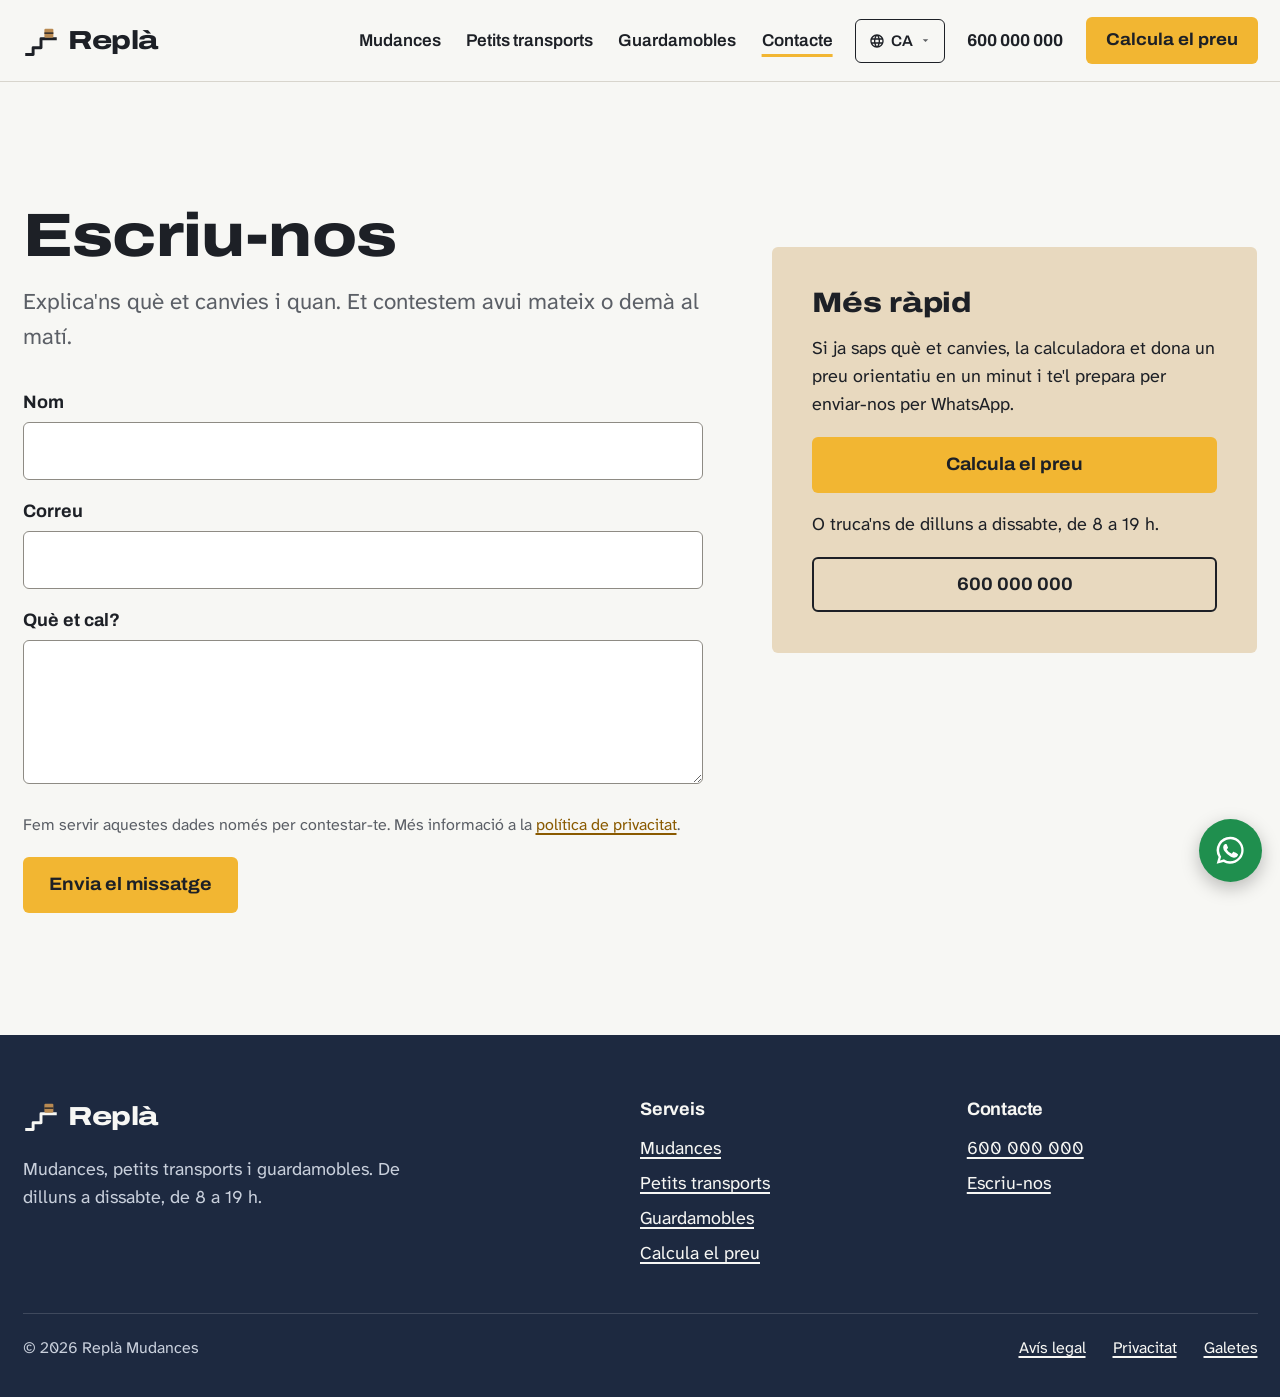
<file: contacte.html>
<!DOCTYPE html>
<html lang="ca">
<head>
  <meta charset="UTF-8">
  <meta name="viewport" content="width=device-width, initial-scale=1">
  <title>Contacte · Replà Mudances</title>
  <meta name="description" content="Escriu-nos o truca'ns per a la teva mudança, un transport petit o el guardamobles.">
  <meta property="og:type" content="website">
  <meta property="og:title" content="Contacte · Replà Mudances">
  <meta property="og:description" content="Escriu-nos o truca'ns per a la teva mudança, un transport petit o el guardamobles.">
  <meta property="og:image" content="https://repla-mudances.pages.dev/assets/img/hero.jpg">
  <meta name="twitter:card" content="summary_large_image">
  <!-- Web de demostració: no s'indexa (PLA.md §Honestedat). -->
  <meta name="robots" content="noindex, nofollow">
  <meta name="theme-color" content="#26344D">
  <link rel="icon" href="assets/favicon.svg" type="image/svg+xml">
  <link rel="preload" href="assets/fonts/Archivo-var.woff2" as="font" type="font/woff2" crossorigin>
  <link rel="stylesheet" href="css/styles.css">
  <script src="js/i18n.js"></script>
</head>
<body>
  <a class="salta" href="#contingut">Salta al contingut</a>

  <header class="cap">
    <div class="wrap cap-in">
      <a class="marca" href="index.html" aria-label="Replà Mudances, inici">
        <svg viewBox="0 0 32 32" aria-hidden="true"><path d="M2 28h7v-6h7v-8h14" fill="none" stroke="currentColor" stroke-width="2.6" stroke-linejoin="round"/><rect x="19" y="5" width="8" height="8" rx="1" fill="#B98A52"/><path d="M19 9h8" stroke="#1D2026" stroke-width="1.2"/></svg>
        Replà
      </a>
      <nav class="nav" id="nav" aria-label="Principal">
        <a href="mudances.html">Mudances</a>
        <a href="petits-transports.html">Petits transports</a>
        <a href="guardamobles.html">Guardamobles</a>
        <a href="contacte.html" aria-current="page">Contacte</a>
      </nav>
      <!-- Desplegable d'idioma (plantilla: <skill web-demo>/assets/i18n/tria-idioma.html).
           NOMÉS existeix si el JS ha arrencat: js/i18n.js posa `te-js` a
           l'<html> des del <head>. Un control mort val menys que cap control. -->
      <div class="tria-idioma" data-idioma-tria>
        <button class="tria-idioma-boto" type="button" data-idioma-boto
                aria-expanded="false" aria-haspopup="true"
                aria-label="Idioma de la pàgina">
          <svg viewBox="0 0 24 24" aria-hidden="true" focusable="false"><path d="M12 2C6.48 2 2 6.48 2 12s4.48 10 10 10 10-4.48 10-10S17.52 2 12 2Zm6.93 6h-2.95a15.65 15.65 0 0 0-1.38-3.56A8.03 8.03 0 0 1 18.92 8ZM12 4.04c.83 1.2 1.48 2.53 1.91 3.96h-3.82c.43-1.43 1.08-2.76 1.91-3.96ZM4.26 14a7.85 7.85 0 0 1 0-4h3.38a16.6 16.6 0 0 0-.14 2c0 .68.06 1.34.14 2Zm.82 2h2.95c.32 1.25.78 2.45 1.38 3.56A7.99 7.99 0 0 1 5.08 16Zm2.95-8H5.08a7.99 7.99 0 0 1 4.33-3.56A15.65 15.65 0 0 0 8.03 8ZM12 19.96c-.83-1.2-1.48-2.53-1.91-3.96h3.82c-.43 1.43-1.08 2.76-1.91 3.96ZM14.34 14H9.66c-.09-.66-.16-1.32-.16-2 0-.68.07-1.35.16-2h4.68c.09.65.16 1.32.16 2 0 .68-.07 1.34-.16 2Zm.25 5.56c.6-1.11 1.06-2.31 1.38-3.56h2.95a8.03 8.03 0 0 1-4.33 3.56ZM16.36 14c.08-.66.14-1.32.14-2 0-.68-.06-1.34-.14-2h3.38a7.85 7.85 0 0 1 0 4Z"/></svg>
          <span data-idioma-actual data-sense-traduir>CA</span>
          <svg class="tria-idioma-punta" viewBox="0 0 24 24" aria-hidden="true" focusable="false"><path d="M12 15 6 9h12z"/></svg>
        </button>
        <!-- Cada idioma es diu com es diu ell mateix, no traduït: qui busca la
             seva llengua busca la paraula que coneix. Sempre CA · ES · EN. -->
        <ul class="tria-idioma-menu" data-idioma-menu data-sense-traduir hidden>
          <li><button type="button" data-idioma-opcio="ca" lang="ca">Català</button></li>
          <li><button type="button" data-idioma-opcio="es" lang="es">Castellano</button></li>
          <li><button type="button" data-idioma-opcio="en" lang="en">English</button></li>
        </ul>
      </div>
      <a class="cap-tel" href="tel:+34600000000">600 000 000</a>
      <a class="btn btn-principal" href="pressupost.html">Calcula el preu</a>
      <button class="nav-obre" type="button" aria-expanded="false" aria-controls="nav"><span></span><span class="visually-hidden">Menú</span></button>
    </div>
  </header>

  <main id="contingut">
    <section class="seccio">
      <div class="wrap contacte">
        <div>
          <h1>Escriu-nos</h1>
          <p class="contacte-intro">Explica'ns què et canvies i quan. Et contestem avui mateix o demà al matí.</p>
          <form class="form" id="form-contacte" action="https://formspree.io/f/mljeqnje" method="POST" novalidate>
            <div class="camp">
              <label for="nom">Nom</label>
              <input id="nom" name="nom" type="text" autocomplete="name" required>
              <p class="camp-error" aria-live="polite"></p>
            </div>
            <div class="camp">
              <label for="email">Correu</label>
              <input id="email" name="email" type="email" autocomplete="email" inputmode="email" required>
              <p class="camp-error" aria-live="polite"></p>
            </div>
            <div class="camp">
              <label for="missatge">Què et cal?</label>
              <textarea id="missatge" name="missatge" required></textarea>
              <p class="camp-error" aria-live="polite"></p>
            </div>
            <input type="hidden" name="_subject" value="Contacte des de la web de Replà Mudances">
            <p class="form-legal">Fem servir aquestes dades només per contestar-te. Més informació a la <a href="politica-privacitat.html">política de privacitat</a>.</p>
            <div><button class="btn btn-principal" type="submit">Envia el missatge</button></div>
            <p class="form-estat" role="status" tabindex="-1" hidden></p>
          </form>
        </div>
        <aside class="contacte-aside" aria-labelledby="titol-rapid">
          <h2 id="titol-rapid">Més ràpid</h2>
          <p>Si ja saps què et canvies, la calculadora et dona un preu orientatiu en un minut i te'l prepara per enviar-nos per WhatsApp.</p>
          <a class="btn btn-principal" href="pressupost.html">Calcula el preu</a>
          <p>O truca'ns de dilluns a dissabte, de 8 a 19 h.</p>
          <a class="btn btn-linia" href="tel:+34600000000">600 000 000</a>
        </aside>
      </div>
    </section>
  </main>

  <footer class="peu">
    <div class="wrap">
      <div class="peu-graella">
        <div>
          <a class="marca" href="index.html" aria-label="Replà Mudances, inici">
            <svg viewBox="0 0 32 32" aria-hidden="true"><path d="M2 28h7v-6h7v-8h14" fill="none" stroke="currentColor" stroke-width="2.6" stroke-linejoin="round"/><rect x="19" y="5" width="8" height="8" rx="1" fill="#B98A52"/><path d="M19 9h8" stroke="#1D2026" stroke-width="1.2"/></svg>
            Replà
          </a>
          <p>Mudances, petits transports i guardamobles. De dilluns a dissabte, de 8 a 19 h.</p>
        </div>
        <div>
          <h2>Serveis</h2>
          <ul>
            <li><a href="mudances.html">Mudances</a></li>
            <li><a href="petits-transports.html">Petits transports</a></li>
            <li><a href="guardamobles.html">Guardamobles</a></li>
            <li><a href="pressupost.html">Calcula el preu</a></li>
          </ul>
        </div>
        <div>
          <h2>Contacte</h2>
          <ul>
            <li><a href="tel:+34600000000">600 000 000</a></li>
            <li><a href="contacte.html">Escriu-nos</a></li>
          </ul>
        </div>
      </div>
      <div class="peu-baix">
        <span>© 2026 Replà Mudances</span>
        <a href="avis-legal.html">Avís legal</a>
        <a href="politica-privacitat.html">Privacitat</a>
        <a href="politica-galetes.html">Galetes</a>
      </div>
    </div>
  </footer>

  <a class="wa-flotant" href="https://wa.me/34600000000" target="_blank" rel="noopener" aria-label="Escriu-nos per WhatsApp">
    <svg viewBox="0 0 24 24" aria-hidden="true"><path fill="currentColor" d="M12 2a10 10 0 0 0-8.6 15.1L2 22l5-1.3A10 10 0 1 0 12 2Zm0 18.2a8.2 8.2 0 0 1-4.2-1.2l-.3-.2-3 .8.8-2.9-.2-.3A8.2 8.2 0 1 1 12 20.2Zm4.5-6.1c-.2-.1-1.5-.7-1.7-.8s-.4-.1-.6.1-.7.8-.8 1-.3.2-.5.1a6.7 6.7 0 0 1-3.3-2.9c-.3-.4.3-.4.7-1.3a.5.5 0 0 0 0-.5l-.8-1.9c-.2-.5-.4-.4-.6-.4h-.5a1 1 0 0 0-.7.3 3 3 0 0 0-.9 2.2 5.2 5.2 0 0 0 1.1 2.8 11.9 11.9 0 0 0 4.6 4c1.7.7 2.4.8 3.2.7a2.8 2.8 0 0 0 1.8-1.3 2.3 2.3 0 0 0 .2-1.3c-.1-.1-.3-.2-.5-.3Z"/></svg>
  </a>


  <script src="js/traduccions.js" defer></script>
  <script src="js/main.js" defer></script>
</body>
</html>
</file>
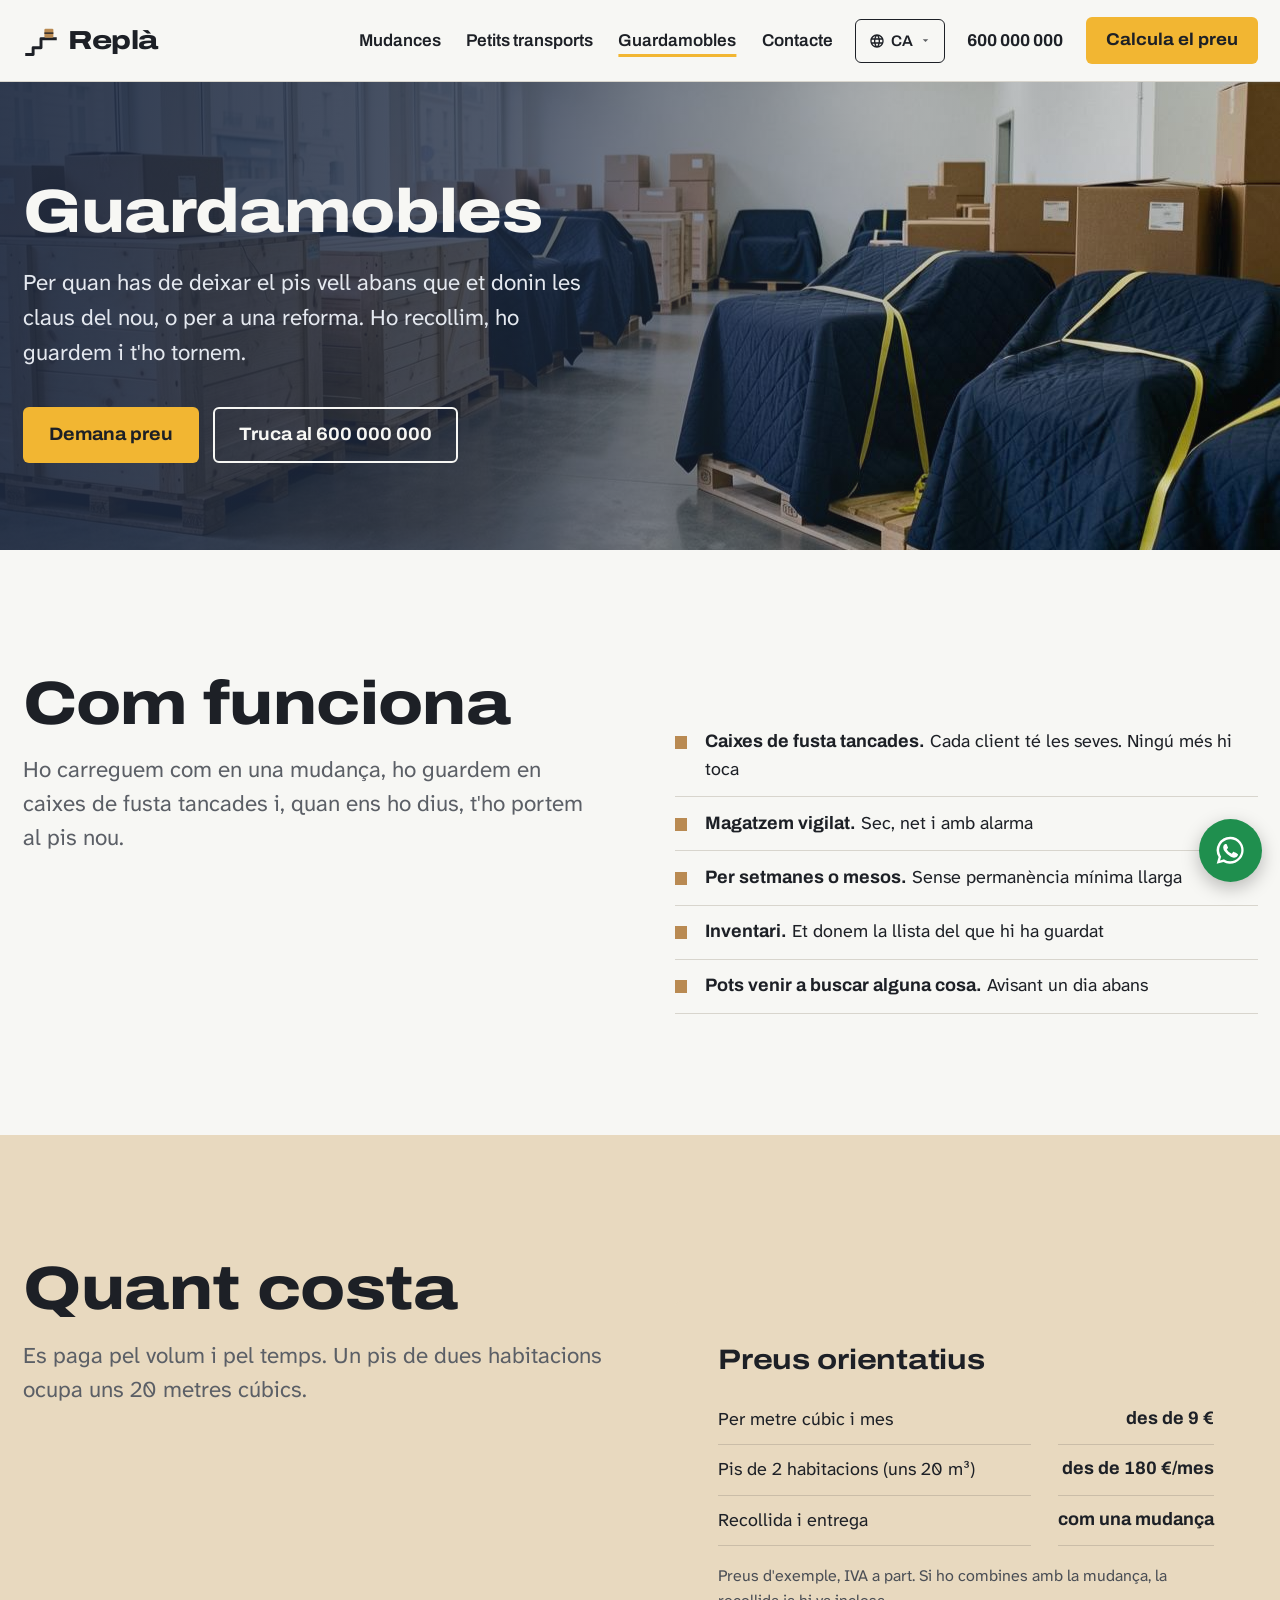
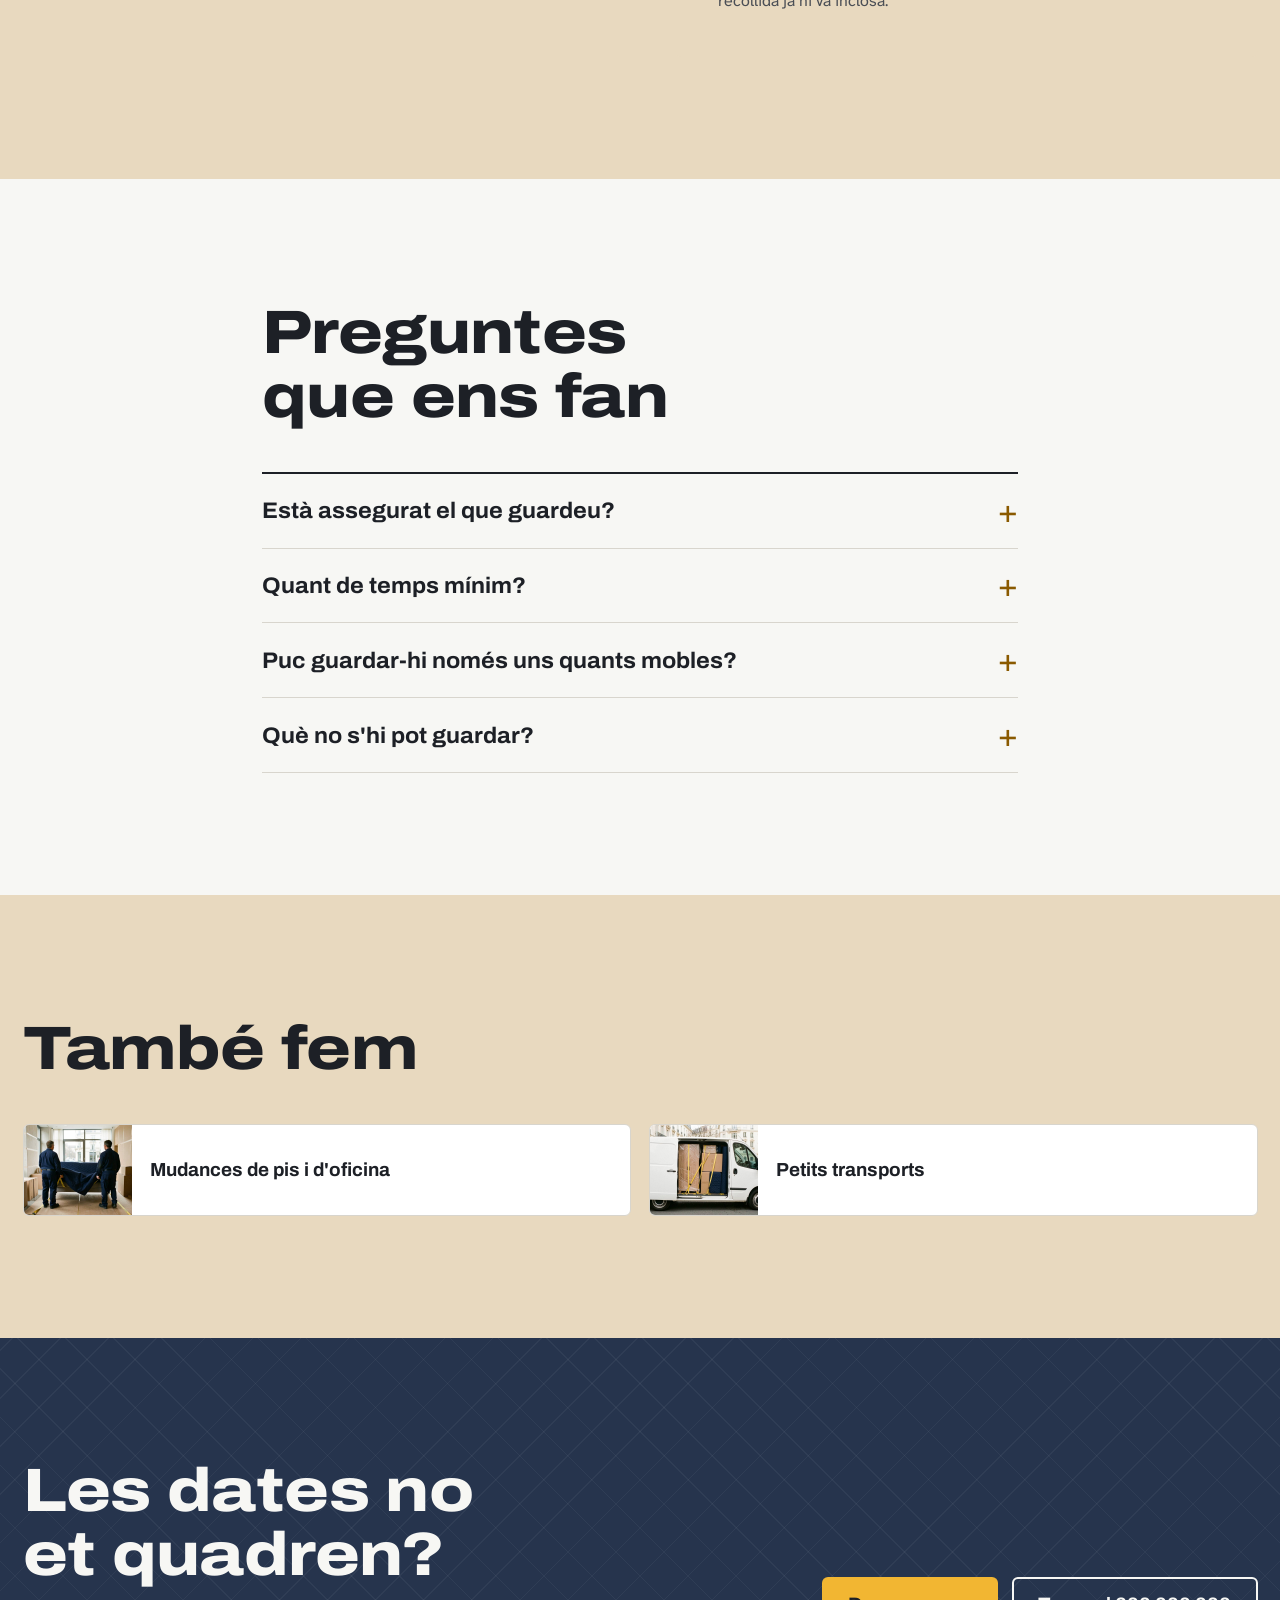
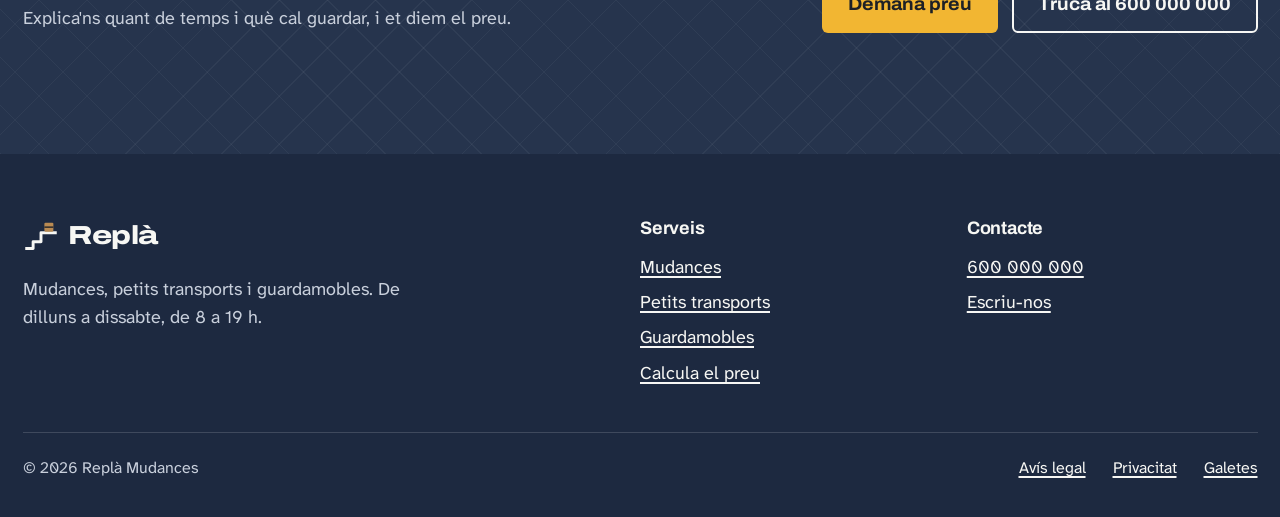
<file: guardamobles.html>
<!DOCTYPE html>
<html lang="ca">
<head>
  <meta charset="UTF-8">
  <meta name="viewport" content="width=device-width, initial-scale=1">
  <title>Guardamobles · Replà Mudances</title>
  <meta name="description" content="Guardamobles per setmanes o mesos, amb recollida i entrega a domicili. Per quan les dates de sortida i d'entrada no quadren.">
  <meta property="og:type" content="website">
  <meta property="og:title" content="Guardamobles · Replà Mudances">
  <meta property="og:description" content="Guardamobles per setmanes o mesos, amb recollida i entrega a domicili. Per quan les dates de sortida i d'entrada no quadren.">
  <meta property="og:image" content="https://repla-mudances.pages.dev/assets/img/hero.jpg">
  <meta name="twitter:card" content="summary_large_image">
  <!-- Web de demostració: no s'indexa (PLA.md §Honestedat). -->
  <meta name="robots" content="noindex, nofollow">
  <meta name="theme-color" content="#26344D">
  <link rel="icon" href="assets/favicon.svg" type="image/svg+xml">
  <link rel="preload" href="assets/fonts/Archivo-var.woff2" as="font" type="font/woff2" crossorigin>
  <link rel="stylesheet" href="css/styles.css">
  <script src="js/i18n.js"></script>
</head>
<body>
  <a class="salta" href="#contingut">Salta al contingut</a>

  <header class="cap">
    <div class="wrap cap-in">
      <a class="marca" href="index.html" aria-label="Replà Mudances, inici">
        <svg viewBox="0 0 32 32" aria-hidden="true"><path d="M2 28h7v-6h7v-8h14" fill="none" stroke="currentColor" stroke-width="2.6" stroke-linejoin="round"/><rect x="19" y="5" width="8" height="8" rx="1" fill="#B98A52"/><path d="M19 9h8" stroke="#1D2026" stroke-width="1.2"/></svg>
        Replà
      </a>
      <nav class="nav" id="nav" aria-label="Principal">
        <a href="mudances.html">Mudances</a>
        <a href="petits-transports.html">Petits transports</a>
        <a href="guardamobles.html" aria-current="page">Guardamobles</a>
        <a href="contacte.html">Contacte</a>
      </nav>
      <!-- Desplegable d'idioma (plantilla: <skill web-demo>/assets/i18n/tria-idioma.html).
           NOMÉS existeix si el JS ha arrencat: js/i18n.js posa `te-js` a
           l'<html> des del <head>. Un control mort val menys que cap control. -->
      <div class="tria-idioma" data-idioma-tria>
        <button class="tria-idioma-boto" type="button" data-idioma-boto
                aria-expanded="false" aria-haspopup="true"
                aria-label="Idioma de la pàgina">
          <svg viewBox="0 0 24 24" aria-hidden="true" focusable="false"><path d="M12 2C6.48 2 2 6.48 2 12s4.48 10 10 10 10-4.48 10-10S17.52 2 12 2Zm6.93 6h-2.95a15.65 15.65 0 0 0-1.38-3.56A8.03 8.03 0 0 1 18.92 8ZM12 4.04c.83 1.2 1.48 2.53 1.91 3.96h-3.82c.43-1.43 1.08-2.76 1.91-3.96ZM4.26 14a7.85 7.85 0 0 1 0-4h3.38a16.6 16.6 0 0 0-.14 2c0 .68.06 1.34.14 2Zm.82 2h2.95c.32 1.25.78 2.45 1.38 3.56A7.99 7.99 0 0 1 5.08 16Zm2.95-8H5.08a7.99 7.99 0 0 1 4.33-3.56A15.65 15.65 0 0 0 8.03 8ZM12 19.96c-.83-1.2-1.48-2.53-1.91-3.96h3.82c-.43 1.43-1.08 2.76-1.91 3.96ZM14.34 14H9.66c-.09-.66-.16-1.32-.16-2 0-.68.07-1.35.16-2h4.68c.09.65.16 1.32.16 2 0 .68-.07 1.34-.16 2Zm.25 5.56c.6-1.11 1.06-2.31 1.38-3.56h2.95a8.03 8.03 0 0 1-4.33 3.56ZM16.36 14c.08-.66.14-1.32.14-2 0-.68-.06-1.34-.14-2h3.38a7.85 7.85 0 0 1 0 4Z"/></svg>
          <span data-idioma-actual data-sense-traduir>CA</span>
          <svg class="tria-idioma-punta" viewBox="0 0 24 24" aria-hidden="true" focusable="false"><path d="M12 15 6 9h12z"/></svg>
        </button>
        <!-- Cada idioma es diu com es diu ell mateix, no traduït: qui busca la
             seva llengua busca la paraula que coneix. Sempre CA · ES · EN. -->
        <ul class="tria-idioma-menu" data-idioma-menu data-sense-traduir hidden>
          <li><button type="button" data-idioma-opcio="ca" lang="ca">Català</button></li>
          <li><button type="button" data-idioma-opcio="es" lang="es">Castellano</button></li>
          <li><button type="button" data-idioma-opcio="en" lang="en">English</button></li>
        </ul>
      </div>
      <a class="cap-tel" href="tel:+34600000000">600 000 000</a>
      <a class="btn btn-principal" href="pressupost.html">Calcula el preu</a>
      <button class="nav-obre" type="button" aria-expanded="false" aria-controls="nav"><span></span><span class="visually-hidden">Menú</span></button>
    </div>
  </header>

  <main id="contingut">
    <section class="hero hero-pagina hero-guardamobles" aria-labelledby="titol-hero">
      <div class="wrap">
        <h1 id="titol-hero">Guardamobles</h1>
        <p>Per quan has de deixar el pis vell abans que et donin les claus del nou, o per a una reforma. Ho recollim, ho guardem i t'ho tornem.</p>
        <div class="botons">
          <a class="btn btn-principal" href="contacte.html">Demana preu</a>
          <a class="btn btn-linia" href="tel:+34600000000">Truca al 600 000 000</a>
        </div>
      </div>
    </section>

    <section class="seccio" aria-labelledby="titol-inclou">
      <div class="wrap dues-col">
        <div>
          <h2 id="titol-inclou">Com funciona</h2>
          <p class="entradeta">Ho carreguem com en una mudança, ho guardem en caixes de fusta tancades i, quan ens ho dius, t'ho portem al pis nou.</p>
        </div>
        <div>
          <ul class="llista-punts">
            <li><strong>Caixes de fusta tancades.</strong> Cada client té les seves. Ningú més hi toca</li>
            <li><strong>Magatzem vigilat.</strong> Sec, net i amb alarma</li>
            <li><strong>Per setmanes o mesos.</strong> Sense permanència mínima llarga</li>
            <li><strong>Inventari.</strong> Et donem la llista del que hi ha guardat</li>
            <li><strong>Pots venir a buscar alguna cosa.</strong> Avisant un dia abans</li>
          </ul>
        </div>
      </div>
    </section>

    <section class="seccio albara-fons" aria-labelledby="titol-preu">
      <div class="wrap dues-col">
        <div>
          <h2 id="titol-preu">Quant costa</h2>
          <p class="entradeta">Es paga pel volum i pel temps. Un pis de dues habitacions ocupa uns 20 metres cúbics.</p>
        </div>
        <div class="preu-caixa">
          <h3>Preus orientatius</h3>
          <dl>
            <dt>Per metre cúbic i mes</dt><dd>des de 9 €</dd>
            <dt>Pis de 2 habitacions (uns 20 m³)</dt><dd>des de 180 €/mes</dd>
            <dt>Recollida i entrega</dt><dd>com una mudança</dd>
          </dl>
          <p class="preu-nota">Preus d'exemple, IVA a part. Si ho combines amb la mudança, la recollida ja hi va inclosa.</p>
        </div>
      </div>
    </section>

    <section class="seccio" aria-labelledby="titol-faq">
      <div class="wrap estret">
        <h2 id="titol-faq">Preguntes que ens fan</h2>
        <div class="faq">
          <details>
            <summary>Està assegurat el que guardeu?</summary>
            <p>Sí, mentre és al magatzem i durant el transport.</p>
          </details>
          <details>
            <summary>Quant de temps mínim?</summary>
            <p>Una setmana. Després es paga per mesos, i pots acabar quan vulguis avisant uns dies abans.</p>
          </details>
          <details>
            <summary>Puc guardar-hi només uns quants mobles?</summary>
            <p>Sí. Si és poca cosa, ho compartim en una caixa gran amb separació, i pagues només el que ocupa.</p>
          </details>
          <details>
            <summary>Què no s'hi pot guardar?</summary>
            <p>Menjar, plantes, líquids inflamables ni res de valor com joies o diners.</p>
          </details>
        </div>
      </div>
    </section>

    <section class="seccio albara-fons" aria-labelledby="titol-tambe">
      <div class="wrap">
        <h2 id="titol-tambe">També fem</h2>
        <div class="tambe">
          <a href="mudances.html"><img src="assets/img/srv-mudances.jpg" alt="" width="1280" height="720" loading="lazy"><span>Mudances de pis i d'oficina</span></a>
          <a href="petits-transports.html"><img src="assets/img/srv-transports.jpg" alt="" width="1280" height="720" loading="lazy"><span>Petits transports</span></a>
        </div>
      </div>
    </section>

    <section class="seccio fosc manta cta-final" aria-labelledby="titol-cta">
      <div class="wrap">
        <div>
          <h2 id="titol-cta">Les dates no et quadren?</h2>
          <p>Explica'ns quant de temps i què cal guardar, i et diem el preu.</p>
        </div>
        <div class="botons">
          <a class="btn btn-principal" href="contacte.html">Demana preu</a>
          <a class="btn btn-linia" href="tel:+34600000000">Truca al 600 000 000</a>
        </div>
      </div>
    </section>
  </main>

  <footer class="peu">
    <div class="wrap">
      <div class="peu-graella">
        <div>
          <a class="marca" href="index.html" aria-label="Replà Mudances, inici">
            <svg viewBox="0 0 32 32" aria-hidden="true"><path d="M2 28h7v-6h7v-8h14" fill="none" stroke="currentColor" stroke-width="2.6" stroke-linejoin="round"/><rect x="19" y="5" width="8" height="8" rx="1" fill="#B98A52"/><path d="M19 9h8" stroke="#1D2026" stroke-width="1.2"/></svg>
            Replà
          </a>
          <p>Mudances, petits transports i guardamobles. De dilluns a dissabte, de 8 a 19 h.</p>
        </div>
        <div>
          <h2>Serveis</h2>
          <ul>
            <li><a href="mudances.html">Mudances</a></li>
            <li><a href="petits-transports.html">Petits transports</a></li>
            <li><a href="guardamobles.html">Guardamobles</a></li>
            <li><a href="pressupost.html">Calcula el preu</a></li>
          </ul>
        </div>
        <div>
          <h2>Contacte</h2>
          <ul>
            <li><a href="tel:+34600000000">600 000 000</a></li>
            <li><a href="contacte.html">Escriu-nos</a></li>
          </ul>
        </div>
      </div>
      <div class="peu-baix">
        <span>© 2026 Replà Mudances</span>
        <a href="avis-legal.html">Avís legal</a>
        <a href="politica-privacitat.html">Privacitat</a>
        <a href="politica-galetes.html">Galetes</a>
      </div>
    </div>
  </footer>

  <a class="wa-flotant" href="https://wa.me/34600000000" target="_blank" rel="noopener" aria-label="Escriu-nos per WhatsApp">
    <svg viewBox="0 0 24 24" aria-hidden="true"><path fill="currentColor" d="M12 2a10 10 0 0 0-8.6 15.1L2 22l5-1.3A10 10 0 1 0 12 2Zm0 18.2a8.2 8.2 0 0 1-4.2-1.2l-.3-.2-3 .8.8-2.9-.2-.3A8.2 8.2 0 1 1 12 20.2Zm4.5-6.1c-.2-.1-1.5-.7-1.7-.8s-.4-.1-.6.1-.7.8-.8 1-.3.2-.5.1a6.7 6.7 0 0 1-3.3-2.9c-.3-.4.3-.4.7-1.3a.5.5 0 0 0 0-.5l-.8-1.9c-.2-.5-.4-.4-.6-.4h-.5a1 1 0 0 0-.7.3 3 3 0 0 0-.9 2.2 5.2 5.2 0 0 0 1.1 2.8 11.9 11.9 0 0 0 4.6 4c1.7.7 2.4.8 3.2.7a2.8 2.8 0 0 0 1.8-1.3 2.3 2.3 0 0 0 .2-1.3c-.1-.1-.3-.2-.5-.3Z"/></svg>
  </a>


  <script src="js/traduccions.js" defer></script>
  <script src="js/main.js" defer></script>
</body>
</html>
</file>
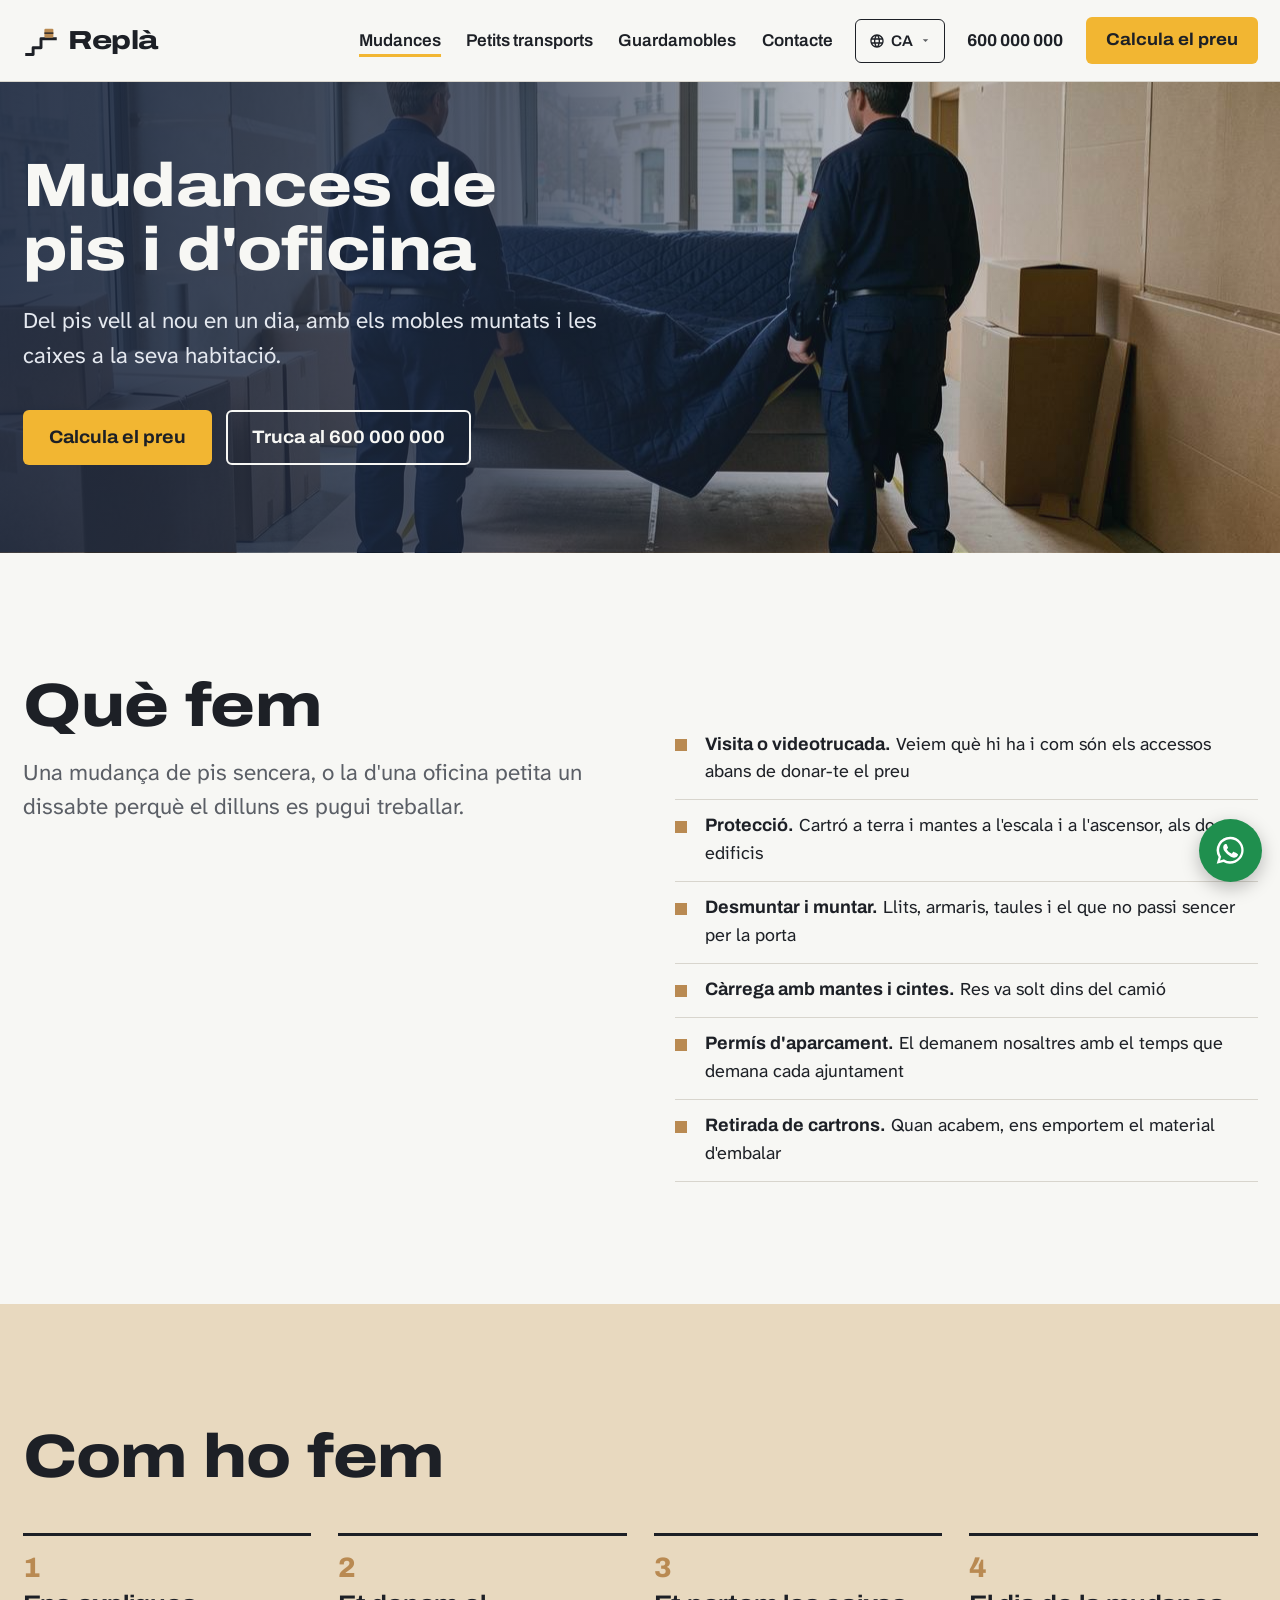
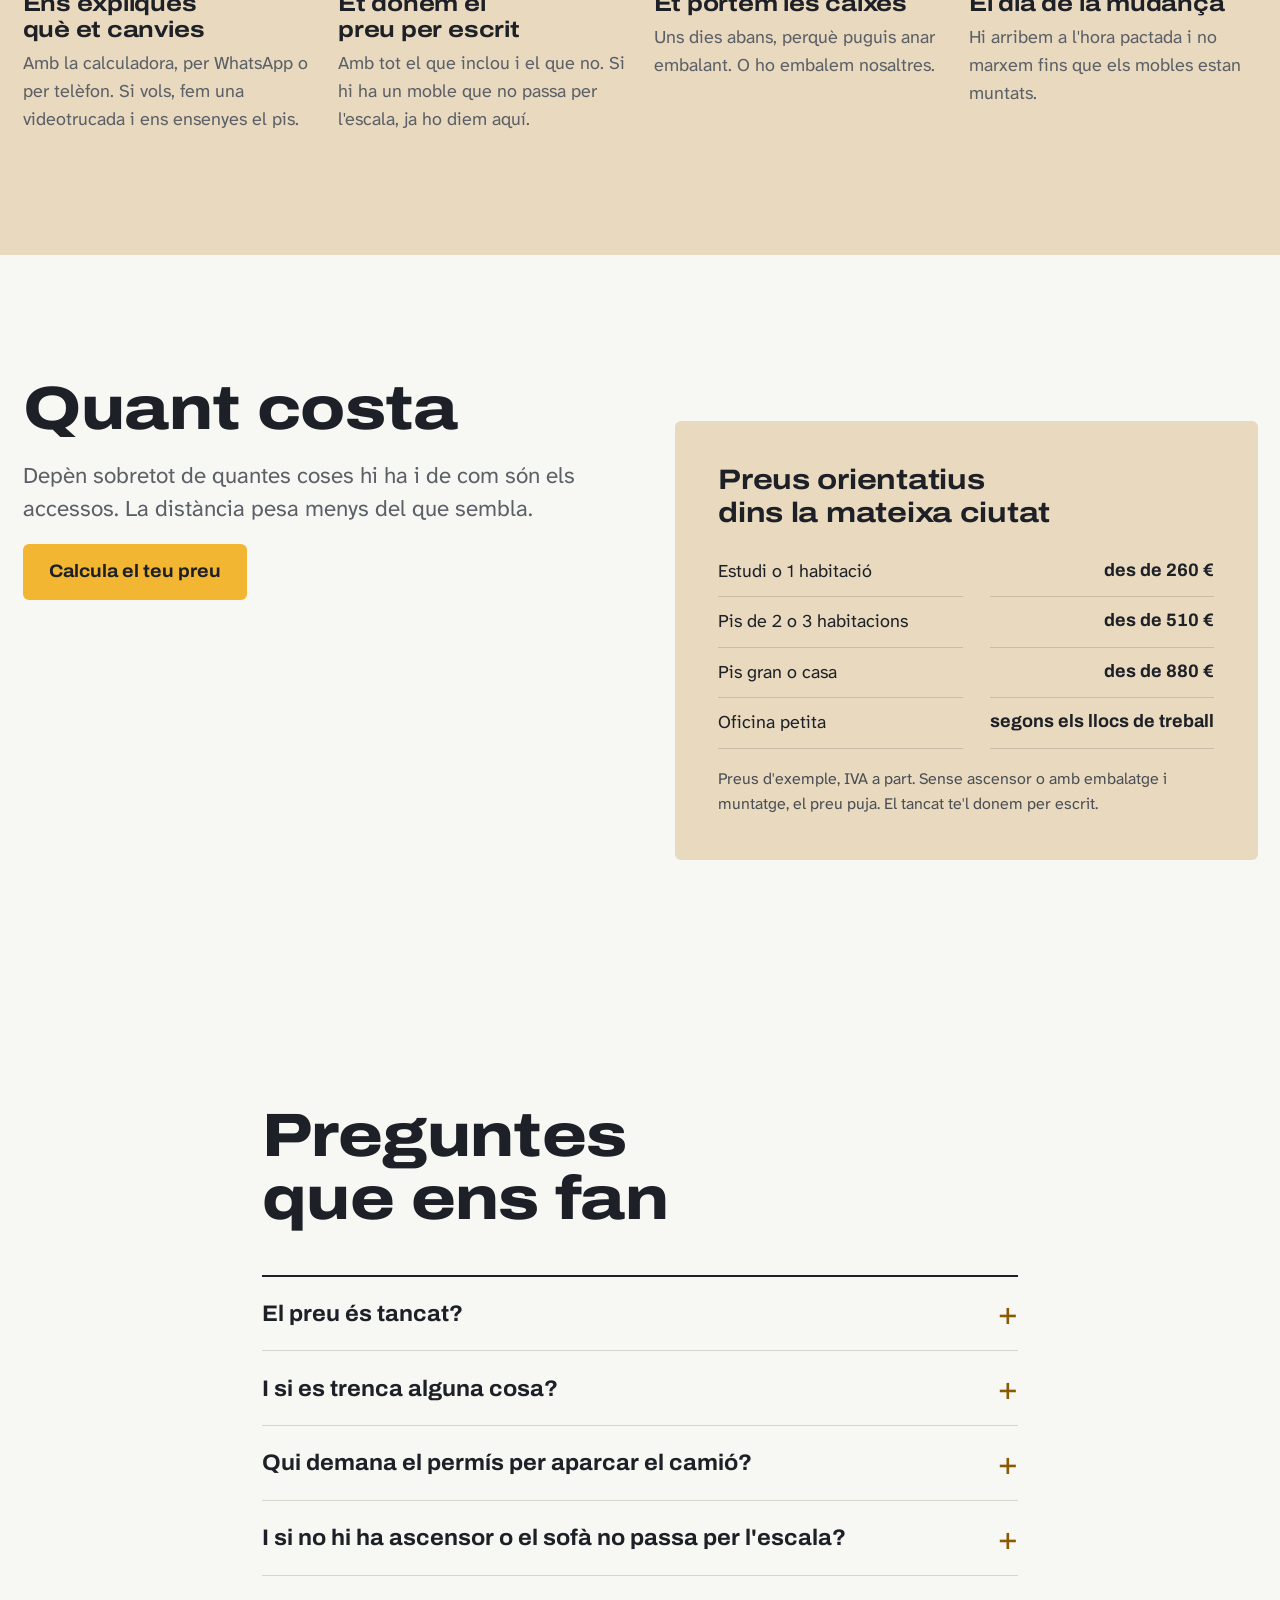
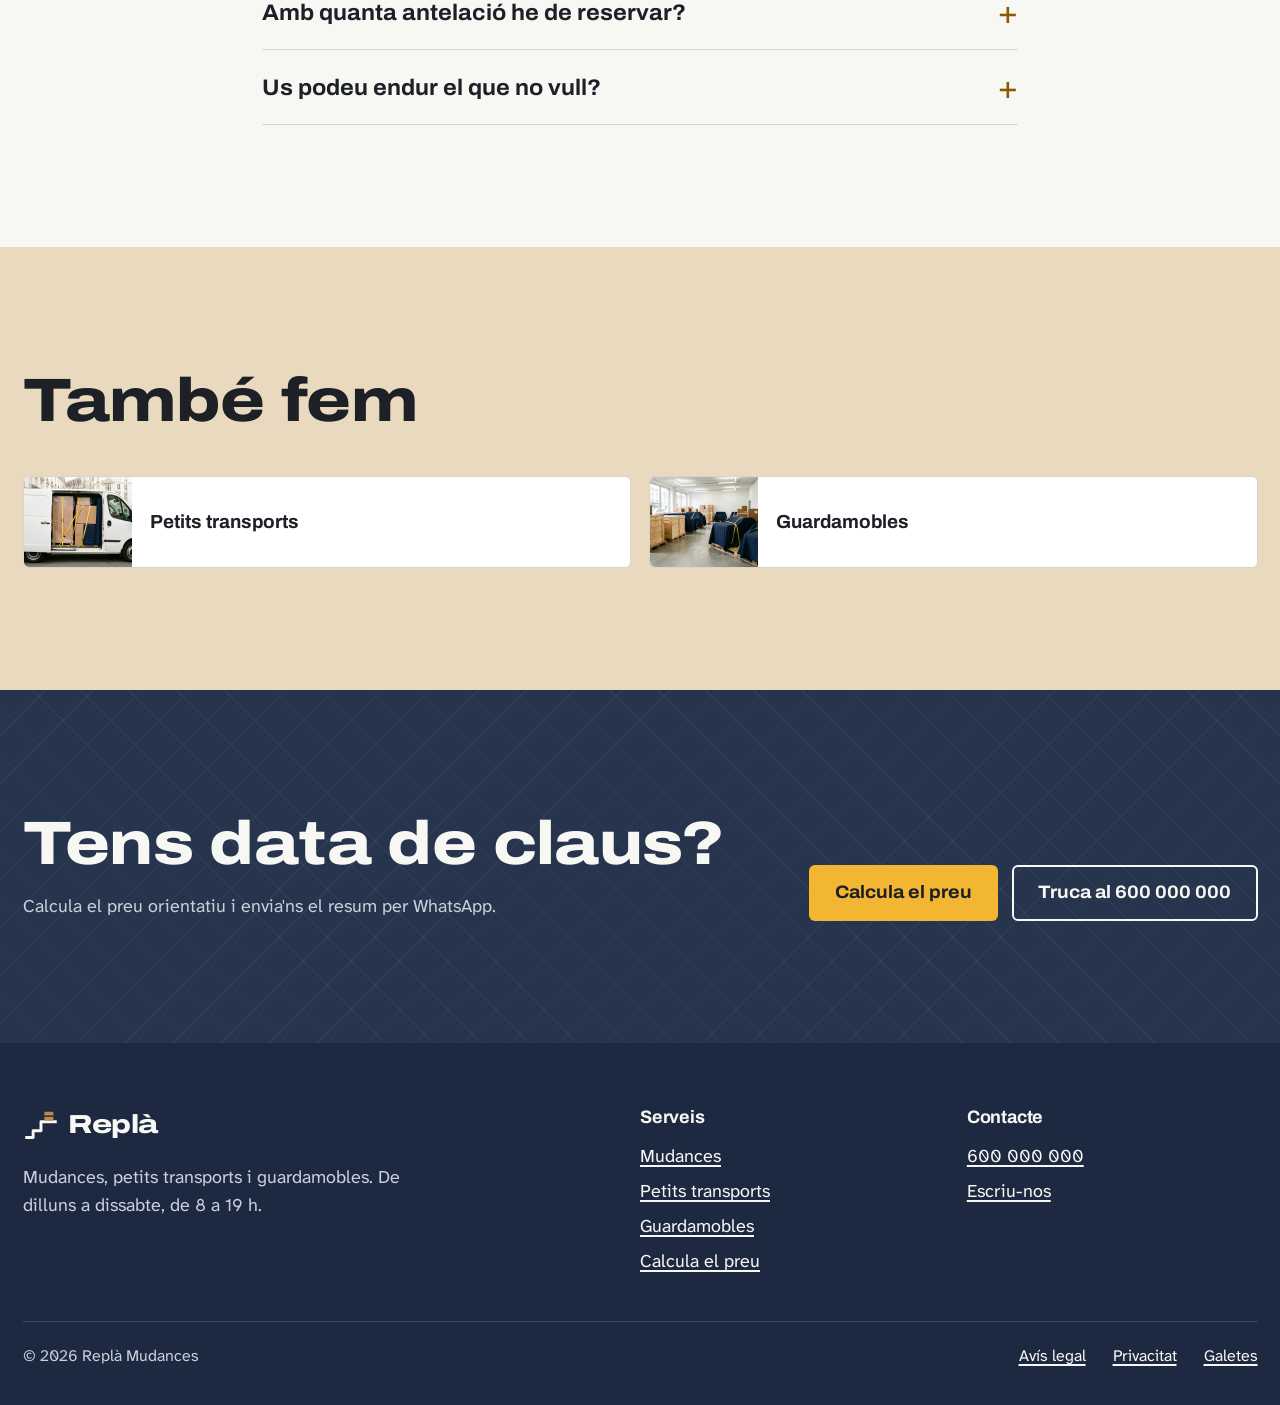
<file: mudances.html>
<!DOCTYPE html>
<html lang="ca">
<head>
  <meta charset="UTF-8">
  <meta name="viewport" content="width=device-width, initial-scale=1">
  <title>Mudances de pis i d'oficina · Replà Mudances</title>
  <meta name="description" content="Mudances de pis i d'oficina amb preu tancat per escrit, assegurança de la càrrega, muntatge de mobles i permís d'aparcament inclosos.">
  <meta property="og:type" content="website">
  <meta property="og:title" content="Mudances de pis i d'oficina · Replà Mudances">
  <meta property="og:description" content="Mudances de pis i d'oficina amb preu tancat per escrit, assegurança de la càrrega, muntatge de mobles i permís d'aparcament inclosos.">
  <meta property="og:image" content="https://repla-mudances.pages.dev/assets/img/hero.jpg">
  <meta name="twitter:card" content="summary_large_image">
  <!-- Web de demostració: no s'indexa (PLA.md §Honestedat). -->
  <meta name="robots" content="noindex, nofollow">
  <meta name="theme-color" content="#26344D">
  <link rel="icon" href="assets/favicon.svg" type="image/svg+xml">
  <link rel="preload" href="assets/fonts/Archivo-var.woff2" as="font" type="font/woff2" crossorigin>
  <link rel="stylesheet" href="css/styles.css">
  <script src="js/i18n.js"></script>
</head>
<body>
  <a class="salta" href="#contingut">Salta al contingut</a>

  <header class="cap">
    <div class="wrap cap-in">
      <a class="marca" href="index.html" aria-label="Replà Mudances, inici">
        <svg viewBox="0 0 32 32" aria-hidden="true"><path d="M2 28h7v-6h7v-8h14" fill="none" stroke="currentColor" stroke-width="2.6" stroke-linejoin="round"/><rect x="19" y="5" width="8" height="8" rx="1" fill="#B98A52"/><path d="M19 9h8" stroke="#1D2026" stroke-width="1.2"/></svg>
        Replà
      </a>
      <nav class="nav" id="nav" aria-label="Principal">
        <a href="mudances.html" aria-current="page">Mudances</a>
        <a href="petits-transports.html">Petits transports</a>
        <a href="guardamobles.html">Guardamobles</a>
        <a href="contacte.html">Contacte</a>
      </nav>
      <!-- Desplegable d'idioma (plantilla: <skill web-demo>/assets/i18n/tria-idioma.html).
           NOMÉS existeix si el JS ha arrencat: js/i18n.js posa `te-js` a
           l'<html> des del <head>. Un control mort val menys que cap control. -->
      <div class="tria-idioma" data-idioma-tria>
        <button class="tria-idioma-boto" type="button" data-idioma-boto
                aria-expanded="false" aria-haspopup="true"
                aria-label="Idioma de la pàgina">
          <svg viewBox="0 0 24 24" aria-hidden="true" focusable="false"><path d="M12 2C6.48 2 2 6.48 2 12s4.48 10 10 10 10-4.48 10-10S17.52 2 12 2Zm6.93 6h-2.95a15.65 15.65 0 0 0-1.38-3.56A8.03 8.03 0 0 1 18.92 8ZM12 4.04c.83 1.2 1.48 2.53 1.91 3.96h-3.82c.43-1.43 1.08-2.76 1.91-3.96ZM4.26 14a7.85 7.85 0 0 1 0-4h3.38a16.6 16.6 0 0 0-.14 2c0 .68.06 1.34.14 2Zm.82 2h2.95c.32 1.25.78 2.45 1.38 3.56A7.99 7.99 0 0 1 5.08 16Zm2.95-8H5.08a7.99 7.99 0 0 1 4.33-3.56A15.65 15.65 0 0 0 8.03 8ZM12 19.96c-.83-1.2-1.48-2.53-1.91-3.96h3.82c-.43 1.43-1.08 2.76-1.91 3.96ZM14.34 14H9.66c-.09-.66-.16-1.32-.16-2 0-.68.07-1.35.16-2h4.68c.09.65.16 1.32.16 2 0 .68-.07 1.34-.16 2Zm.25 5.56c.6-1.11 1.06-2.31 1.38-3.56h2.95a8.03 8.03 0 0 1-4.33 3.56ZM16.36 14c.08-.66.14-1.32.14-2 0-.68-.06-1.34-.14-2h3.38a7.85 7.85 0 0 1 0 4Z"/></svg>
          <span data-idioma-actual data-sense-traduir>CA</span>
          <svg class="tria-idioma-punta" viewBox="0 0 24 24" aria-hidden="true" focusable="false"><path d="M12 15 6 9h12z"/></svg>
        </button>
        <!-- Cada idioma es diu com es diu ell mateix, no traduït: qui busca la
             seva llengua busca la paraula que coneix. Sempre CA · ES · EN. -->
        <ul class="tria-idioma-menu" data-idioma-menu data-sense-traduir hidden>
          <li><button type="button" data-idioma-opcio="ca" lang="ca">Català</button></li>
          <li><button type="button" data-idioma-opcio="es" lang="es">Castellano</button></li>
          <li><button type="button" data-idioma-opcio="en" lang="en">English</button></li>
        </ul>
      </div>
      <a class="cap-tel" href="tel:+34600000000">600 000 000</a>
      <a class="btn btn-principal" href="pressupost.html">Calcula el preu</a>
      <button class="nav-obre" type="button" aria-expanded="false" aria-controls="nav"><span></span><span class="visually-hidden">Menú</span></button>
    </div>
  </header>

  <main id="contingut">
    <section class="hero hero-pagina hero-mudances" aria-labelledby="titol-hero">
      <div class="wrap">
        <h1 id="titol-hero">Mudances de pis i d'oficina</h1>
        <p>Del pis vell al nou en un dia, amb els mobles muntats i les caixes a la seva habitació.</p>
        <div class="botons">
          <a class="btn btn-principal" href="pressupost.html">Calcula el preu</a>
          <a class="btn btn-linia" href="tel:+34600000000">Truca al 600 000 000</a>
        </div>
      </div>
    </section>

    <section class="seccio" aria-labelledby="titol-inclou">
      <div class="wrap dues-col">
        <div>
          <h2 id="titol-inclou">Què fem</h2>
          <p class="entradeta">Una mudança de pis sencera, o la d'una oficina petita un dissabte perquè el dilluns es pugui treballar.</p>
        </div>
        <div>
          <ul class="llista-punts">
            <li><strong>Visita o videotrucada.</strong> Veiem què hi ha i com són els accessos abans de donar-te el preu</li>
            <li><strong>Protecció.</strong> Cartró a terra i mantes a l'escala i a l'ascensor, als dos edificis</li>
            <li><strong>Desmuntar i muntar.</strong> Llits, armaris, taules i el que no passi sencer per la porta</li>
            <li><strong>Càrrega amb mantes i cintes.</strong> Res va solt dins del camió</li>
            <li><strong>Permís d'aparcament.</strong> El demanem nosaltres amb el temps que demana cada ajuntament</li>
            <li><strong>Retirada de cartrons.</strong> Quan acabem, ens emportem el material d'embalar</li>
          </ul>
        </div>
      </div>
    </section>

    <section class="seccio albara-fons" aria-labelledby="titol-com">
      <div class="wrap">
        <h2 id="titol-com">Com ho fem</h2>
        <ol class="com-ho-fem">
          <li><h3>Ens expliques què et canvies</h3><p>Amb la calculadora, per WhatsApp o per telèfon. Si vols, fem una videotrucada i ens ensenyes el pis.</p></li>
          <li><h3>Et donem el preu per escrit</h3><p>Amb tot el que inclou i el que no. Si hi ha un moble que no passa per l'escala, ja ho diem aquí.</p></li>
          <li><h3>Et portem les caixes</h3><p>Uns dies abans, perquè puguis anar embalant. O ho embalem nosaltres.</p></li>
          <li><h3>El dia de la mudança</h3><p>Hi arribem a l'hora pactada i no marxem fins que els mobles estan muntats.</p></li>
        </ol>
      </div>
    </section>

    <section class="seccio" aria-labelledby="titol-preu">
      <div class="wrap dues-col">
        <div>
          <h2 id="titol-preu">Quant costa</h2>
          <p class="entradeta">Depèn sobretot de quantes coses hi ha i de com són els accessos. La distància pesa menys del que sembla.</p>
          <a class="btn btn-principal" href="pressupost.html?tipus=pis">Calcula el teu preu</a>
        </div>
        <div class="preu-caixa">
          <h3>Preus orientatius dins la mateixa ciutat</h3>
          <dl>
            <dt>Estudi o 1 habitació</dt><dd>des de 260 €</dd>
            <dt>Pis de 2 o 3 habitacions</dt><dd>des de 510 €</dd>
            <dt>Pis gran o casa</dt><dd>des de 880 €</dd>
            <dt>Oficina petita</dt><dd>segons els llocs de treball</dd>
          </dl>
          <p class="preu-nota">Preus d'exemple, IVA a part. Sense ascensor o amb embalatge i muntatge, el preu puja. El tancat te'l donem per escrit.</p>
        </div>
      </div>
    </section>

    <section class="seccio" aria-labelledby="titol-faq">
      <div class="wrap estret">
        <h2 id="titol-faq">Preguntes que ens fan</h2>
        <div class="faq">
          <details>
            <summary>El preu és tancat?</summary>
            <p>Sí. Te'l donem per escrit després de veure el pis o una videotrucada. Només canvia si el dia hi ha coses que no hi eren, i en aquest cas t'ho diem abans de carregar-les.</p>
          </details>
          <details>
            <summary>I si es trenca alguna cosa?</summary>
            <p>Tota la càrrega va assegurada. Si es trenca o es fa malbé alguna cosa per culpa nostra, la reparem o la paguem. Ho deixem escrit al pressupost.</p>
          </details>
          <details>
            <summary>Qui demana el permís per aparcar el camió?</summary>
            <p>Nosaltres. Cada ajuntament té els seus terminis (sovint una setmana), per això és millor reservar amb temps.</p>
          </details>
          <details>
            <summary>I si no hi ha ascensor o el sofà no passa per l'escala?</summary>
            <p>Sense ascensor ho pugem a peu i ja ho comptem al preu. Si un moble no passa, fem servir un elevador exterior per la finestra o el balcó, i t'ho diem al pressupost.</p>
          </details>
          <details>
            <summary>Amb quanta antelació he de reservar?</summary>
            <p>Amb dues o tres setmanes vas bé. A final de mes i a l'estiu s'omple abans. Si és urgent, pregunta: de vegades hi ha forats.</p>
          </details>
          <details>
            <summary>Us podeu endur el que no vull?</summary>
            <p>Sí. Ens emportem mobles i trastos que no vulguis traslladar i els portem al punt verd o a entitats que els aprofiten. Té un cost a part.</p>
          </details>
        </div>
      </div>
    </section>

    <section class="seccio albara-fons" aria-labelledby="titol-tambe">
      <div class="wrap">
        <h2 id="titol-tambe">També fem</h2>
        <div class="tambe">
          <a href="petits-transports.html"><img src="assets/img/srv-transports.jpg" alt="" width="1280" height="720" loading="lazy"><span>Petits transports</span></a>
          <a href="guardamobles.html"><img src="assets/img/srv-guardamobles.jpg" alt="" width="1280" height="720" loading="lazy"><span>Guardamobles</span></a>
        </div>
      </div>
    </section>

    <section class="seccio fosc manta cta-final" aria-labelledby="titol-cta">
      <div class="wrap">
        <div>
          <h2 id="titol-cta">Tens data de claus?</h2>
          <p>Calcula el preu orientatiu i envia'ns el resum per WhatsApp.</p>
        </div>
        <div class="botons">
          <a class="btn btn-principal" href="pressupost.html?tipus=pis">Calcula el preu</a>
          <a class="btn btn-linia" href="tel:+34600000000">Truca al 600 000 000</a>
        </div>
      </div>
    </section>
  </main>

  <footer class="peu">
    <div class="wrap">
      <div class="peu-graella">
        <div>
          <a class="marca" href="index.html" aria-label="Replà Mudances, inici">
            <svg viewBox="0 0 32 32" aria-hidden="true"><path d="M2 28h7v-6h7v-8h14" fill="none" stroke="currentColor" stroke-width="2.6" stroke-linejoin="round"/><rect x="19" y="5" width="8" height="8" rx="1" fill="#B98A52"/><path d="M19 9h8" stroke="#1D2026" stroke-width="1.2"/></svg>
            Replà
          </a>
          <p>Mudances, petits transports i guardamobles. De dilluns a dissabte, de 8 a 19 h.</p>
        </div>
        <div>
          <h2>Serveis</h2>
          <ul>
            <li><a href="mudances.html">Mudances</a></li>
            <li><a href="petits-transports.html">Petits transports</a></li>
            <li><a href="guardamobles.html">Guardamobles</a></li>
            <li><a href="pressupost.html">Calcula el preu</a></li>
          </ul>
        </div>
        <div>
          <h2>Contacte</h2>
          <ul>
            <li><a href="tel:+34600000000">600 000 000</a></li>
            <li><a href="contacte.html">Escriu-nos</a></li>
          </ul>
        </div>
      </div>
      <div class="peu-baix">
        <span>© 2026 Replà Mudances</span>
        <a href="avis-legal.html">Avís legal</a>
        <a href="politica-privacitat.html">Privacitat</a>
        <a href="politica-galetes.html">Galetes</a>
      </div>
    </div>
  </footer>

  <a class="wa-flotant" href="https://wa.me/34600000000" target="_blank" rel="noopener" aria-label="Escriu-nos per WhatsApp">
    <svg viewBox="0 0 24 24" aria-hidden="true"><path fill="currentColor" d="M12 2a10 10 0 0 0-8.6 15.1L2 22l5-1.3A10 10 0 1 0 12 2Zm0 18.2a8.2 8.2 0 0 1-4.2-1.2l-.3-.2-3 .8.8-2.9-.2-.3A8.2 8.2 0 1 1 12 20.2Zm4.5-6.1c-.2-.1-1.5-.7-1.7-.8s-.4-.1-.6.1-.7.8-.8 1-.3.2-.5.1a6.7 6.7 0 0 1-3.3-2.9c-.3-.4.3-.4.7-1.3a.5.5 0 0 0 0-.5l-.8-1.9c-.2-.5-.4-.4-.6-.4h-.5a1 1 0 0 0-.7.3 3 3 0 0 0-.9 2.2 5.2 5.2 0 0 0 1.1 2.8 11.9 11.9 0 0 0 4.6 4c1.7.7 2.4.8 3.2.7a2.8 2.8 0 0 0 1.8-1.3 2.3 2.3 0 0 0 .2-1.3c-.1-.1-.3-.2-.5-.3Z"/></svg>
  </a>


  <script src="js/traduccions.js" defer></script>
  <script src="js/main.js" defer></script>
</body>
</html>
</file>
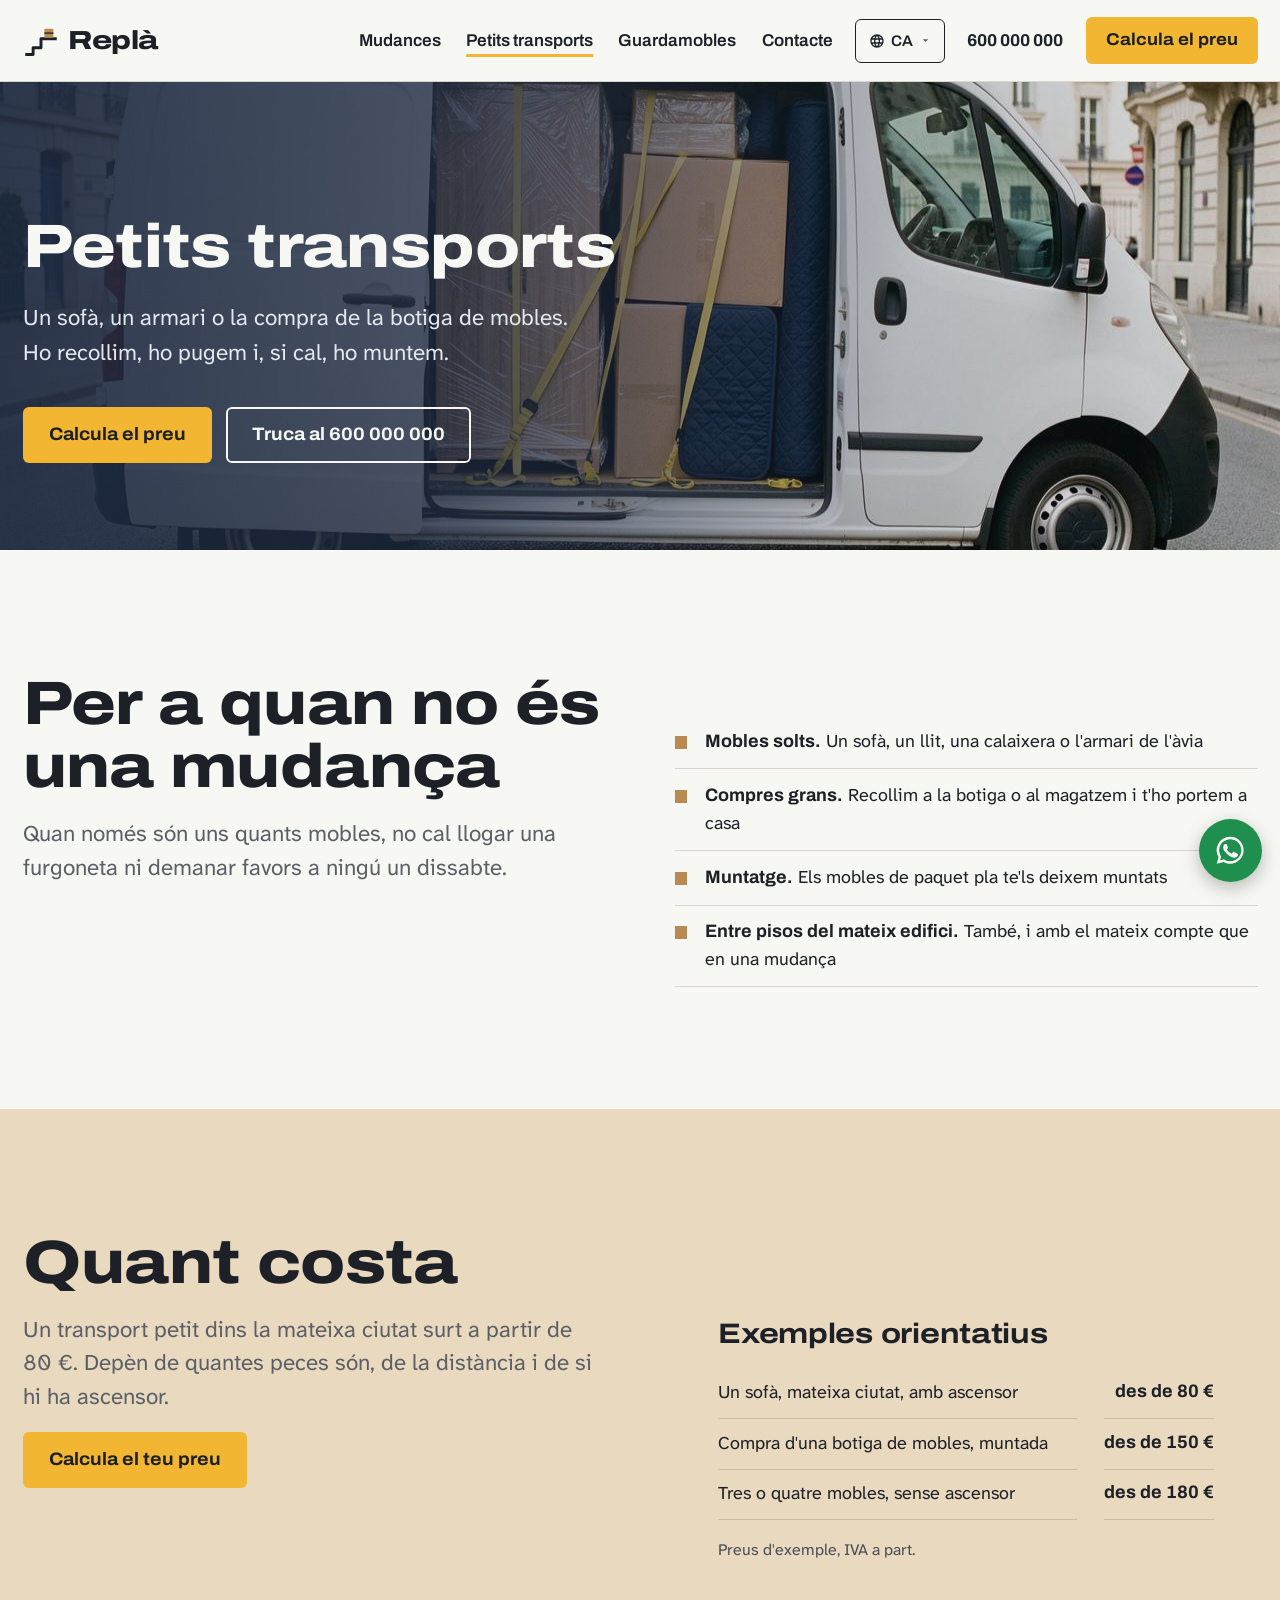
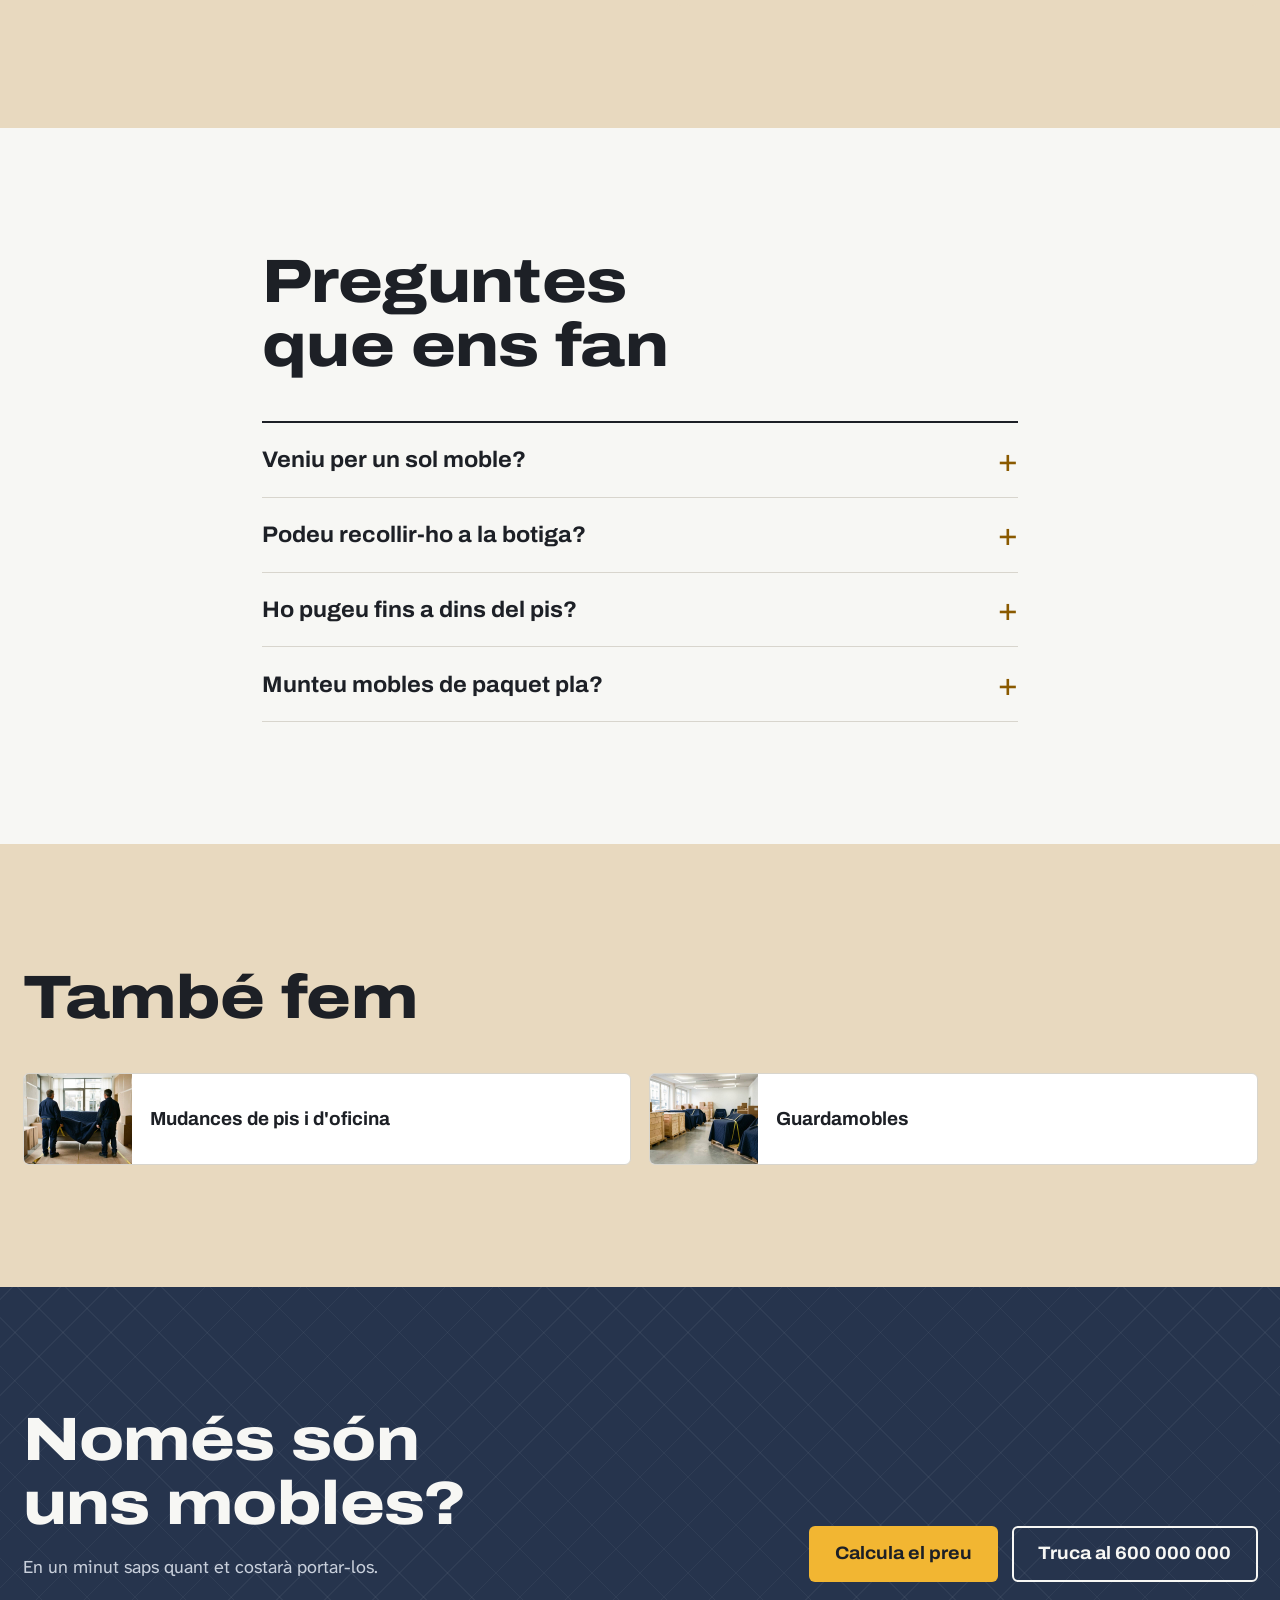
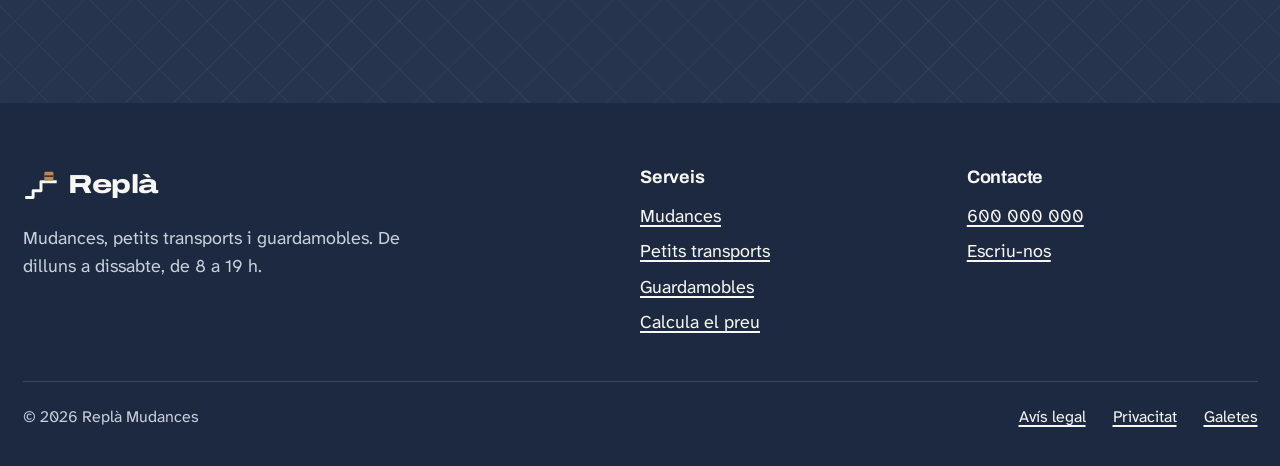
<file: petits-transports.html>
<!DOCTYPE html>
<html lang="ca">
<head>
  <meta charset="UTF-8">
  <meta name="viewport" content="width=device-width, initial-scale=1">
  <title>Petits transports · Replà Mudances</title>
  <meta name="description" content="Transport de mobles solts i compres grans: un sofà, un armari o la compra de la botiga de mobles, pujat i muntat a casa.">
  <meta property="og:type" content="website">
  <meta property="og:title" content="Petits transports · Replà Mudances">
  <meta property="og:description" content="Transport de mobles solts i compres grans: un sofà, un armari o la compra de la botiga de mobles, pujat i muntat a casa.">
  <meta property="og:image" content="https://repla-mudances.pages.dev/assets/img/hero.jpg">
  <meta name="twitter:card" content="summary_large_image">
  <!-- Web de demostració: no s'indexa (PLA.md §Honestedat). -->
  <meta name="robots" content="noindex, nofollow">
  <meta name="theme-color" content="#26344D">
  <link rel="icon" href="assets/favicon.svg" type="image/svg+xml">
  <link rel="preload" href="assets/fonts/Archivo-var.woff2" as="font" type="font/woff2" crossorigin>
  <link rel="stylesheet" href="css/styles.css">
  <script src="js/i18n.js"></script>
</head>
<body>
  <a class="salta" href="#contingut">Salta al contingut</a>

  <header class="cap">
    <div class="wrap cap-in">
      <a class="marca" href="index.html" aria-label="Replà Mudances, inici">
        <svg viewBox="0 0 32 32" aria-hidden="true"><path d="M2 28h7v-6h7v-8h14" fill="none" stroke="currentColor" stroke-width="2.6" stroke-linejoin="round"/><rect x="19" y="5" width="8" height="8" rx="1" fill="#B98A52"/><path d="M19 9h8" stroke="#1D2026" stroke-width="1.2"/></svg>
        Replà
      </a>
      <nav class="nav" id="nav" aria-label="Principal">
        <a href="mudances.html">Mudances</a>
        <a href="petits-transports.html" aria-current="page">Petits transports</a>
        <a href="guardamobles.html">Guardamobles</a>
        <a href="contacte.html">Contacte</a>
      </nav>
      <!-- Desplegable d'idioma (plantilla: <skill web-demo>/assets/i18n/tria-idioma.html).
           NOMÉS existeix si el JS ha arrencat: js/i18n.js posa `te-js` a
           l'<html> des del <head>. Un control mort val menys que cap control. -->
      <div class="tria-idioma" data-idioma-tria>
        <button class="tria-idioma-boto" type="button" data-idioma-boto
                aria-expanded="false" aria-haspopup="true"
                aria-label="Idioma de la pàgina">
          <svg viewBox="0 0 24 24" aria-hidden="true" focusable="false"><path d="M12 2C6.48 2 2 6.48 2 12s4.48 10 10 10 10-4.48 10-10S17.52 2 12 2Zm6.93 6h-2.95a15.65 15.65 0 0 0-1.38-3.56A8.03 8.03 0 0 1 18.92 8ZM12 4.04c.83 1.2 1.48 2.53 1.91 3.96h-3.82c.43-1.43 1.08-2.76 1.91-3.96ZM4.26 14a7.85 7.85 0 0 1 0-4h3.38a16.6 16.6 0 0 0-.14 2c0 .68.06 1.34.14 2Zm.82 2h2.95c.32 1.25.78 2.45 1.38 3.56A7.99 7.99 0 0 1 5.08 16Zm2.95-8H5.08a7.99 7.99 0 0 1 4.33-3.56A15.65 15.65 0 0 0 8.03 8ZM12 19.96c-.83-1.2-1.48-2.53-1.91-3.96h3.82c-.43 1.43-1.08 2.76-1.91 3.96ZM14.34 14H9.66c-.09-.66-.16-1.32-.16-2 0-.68.07-1.35.16-2h4.68c.09.65.16 1.32.16 2 0 .68-.07 1.34-.16 2Zm.25 5.56c.6-1.11 1.06-2.31 1.38-3.56h2.95a8.03 8.03 0 0 1-4.33 3.56ZM16.36 14c.08-.66.14-1.32.14-2 0-.68-.06-1.34-.14-2h3.38a7.85 7.85 0 0 1 0 4Z"/></svg>
          <span data-idioma-actual data-sense-traduir>CA</span>
          <svg class="tria-idioma-punta" viewBox="0 0 24 24" aria-hidden="true" focusable="false"><path d="M12 15 6 9h12z"/></svg>
        </button>
        <!-- Cada idioma es diu com es diu ell mateix, no traduït: qui busca la
             seva llengua busca la paraula que coneix. Sempre CA · ES · EN. -->
        <ul class="tria-idioma-menu" data-idioma-menu data-sense-traduir hidden>
          <li><button type="button" data-idioma-opcio="ca" lang="ca">Català</button></li>
          <li><button type="button" data-idioma-opcio="es" lang="es">Castellano</button></li>
          <li><button type="button" data-idioma-opcio="en" lang="en">English</button></li>
        </ul>
      </div>
      <a class="cap-tel" href="tel:+34600000000">600 000 000</a>
      <a class="btn btn-principal" href="pressupost.html">Calcula el preu</a>
      <button class="nav-obre" type="button" aria-expanded="false" aria-controls="nav"><span></span><span class="visually-hidden">Menú</span></button>
    </div>
  </header>

  <main id="contingut">
    <section class="hero hero-pagina hero-transports" aria-labelledby="titol-hero">
      <div class="wrap">
        <h1 id="titol-hero">Petits transports</h1>
        <p>Un sofà, un armari o la compra de la botiga de mobles. Ho recollim, ho pugem i, si cal, ho muntem.</p>
        <div class="botons">
          <a class="btn btn-principal" href="pressupost.html?tipus=mobles">Calcula el preu</a>
          <a class="btn btn-linia" href="tel:+34600000000">Truca al 600 000 000</a>
        </div>
      </div>
    </section>

    <section class="seccio" aria-labelledby="titol-inclou">
      <div class="wrap dues-col">
        <div>
          <h2 id="titol-inclou">Per a quan no és una mudança</h2>
          <p class="entradeta">Quan només són uns quants mobles, no cal llogar una furgoneta ni demanar favors a ningú un dissabte.</p>
        </div>
        <div>
          <ul class="llista-punts">
            <li><strong>Mobles solts.</strong> Un sofà, un llit, una calaixera o l'armari de l'àvia</li>
            <li><strong>Compres grans.</strong> Recollim a la botiga o al magatzem i t'ho portem a casa</li>
            <li><strong>Muntatge.</strong> Els mobles de paquet pla te'ls deixem muntats</li>
            <li><strong>Entre pisos del mateix edifici.</strong> També, i amb el mateix compte que en una mudança</li>
          </ul>
        </div>
      </div>
    </section>

    <section class="seccio albara-fons" aria-labelledby="titol-preu">
      <div class="wrap dues-col">
        <div>
          <h2 id="titol-preu">Quant costa</h2>
          <p class="entradeta">Un transport petit dins la mateixa ciutat surt a partir de 80 €. Depèn de quantes peces són, de la distància i de si hi ha ascensor.</p>
          <a class="btn btn-principal" href="pressupost.html?tipus=mobles">Calcula el teu preu</a>
        </div>
        <div class="preu-caixa">
          <h3>Exemples orientatius</h3>
          <dl>
            <dt>Un sofà, mateixa ciutat, amb ascensor</dt><dd>des de 80 €</dd>
            <dt>Compra d'una botiga de mobles, muntada</dt><dd>des de 150 €</dd>
            <dt>Tres o quatre mobles, sense ascensor</dt><dd>des de 180 €</dd>
          </dl>
          <p class="preu-nota">Preus d'exemple, IVA a part.</p>
        </div>
      </div>
    </section>

    <section class="seccio" aria-labelledby="titol-faq">
      <div class="wrap estret">
        <h2 id="titol-faq">Preguntes que ens fan</h2>
        <div class="faq">
          <details>
            <summary>Veniu per un sol moble?</summary>
            <p>Sí. Si és dins la zona, venim per un sol moble. Ho veuràs al preu.</p>
          </details>
          <details>
            <summary>Podeu recollir-ho a la botiga?</summary>
            <p>Sí. Ens passes el número de comanda i l'hora de recollida, i ho anem a buscar nosaltres.</p>
          </details>
          <details>
            <summary>Ho pugeu fins a dins del pis?</summary>
            <p>Sí, fins a l'habitació on va. No ho deixem al portal.</p>
          </details>
          <details>
            <summary>Munteu mobles de paquet pla?</summary>
            <p>Sí, i ens emportem els cartrons. Si ja el tens a casa, també et podem venir només a muntar.</p>
          </details>
        </div>
      </div>
    </section>

    <section class="seccio albara-fons" aria-labelledby="titol-tambe">
      <div class="wrap">
        <h2 id="titol-tambe">També fem</h2>
        <div class="tambe">
          <a href="mudances.html"><img src="assets/img/srv-mudances.jpg" alt="" width="1280" height="720" loading="lazy"><span>Mudances de pis i d'oficina</span></a>
          <a href="guardamobles.html"><img src="assets/img/srv-guardamobles.jpg" alt="" width="1280" height="720" loading="lazy"><span>Guardamobles</span></a>
        </div>
      </div>
    </section>

    <section class="seccio fosc manta cta-final" aria-labelledby="titol-cta">
      <div class="wrap">
        <div>
          <h2 id="titol-cta">Només són uns mobles?</h2>
          <p>En un minut saps quant et costarà portar-los.</p>
        </div>
        <div class="botons">
          <a class="btn btn-principal" href="pressupost.html?tipus=mobles">Calcula el preu</a>
          <a class="btn btn-linia" href="tel:+34600000000">Truca al 600 000 000</a>
        </div>
      </div>
    </section>
  </main>

  <footer class="peu">
    <div class="wrap">
      <div class="peu-graella">
        <div>
          <a class="marca" href="index.html" aria-label="Replà Mudances, inici">
            <svg viewBox="0 0 32 32" aria-hidden="true"><path d="M2 28h7v-6h7v-8h14" fill="none" stroke="currentColor" stroke-width="2.6" stroke-linejoin="round"/><rect x="19" y="5" width="8" height="8" rx="1" fill="#B98A52"/><path d="M19 9h8" stroke="#1D2026" stroke-width="1.2"/></svg>
            Replà
          </a>
          <p>Mudances, petits transports i guardamobles. De dilluns a dissabte, de 8 a 19 h.</p>
        </div>
        <div>
          <h2>Serveis</h2>
          <ul>
            <li><a href="mudances.html">Mudances</a></li>
            <li><a href="petits-transports.html">Petits transports</a></li>
            <li><a href="guardamobles.html">Guardamobles</a></li>
            <li><a href="pressupost.html">Calcula el preu</a></li>
          </ul>
        </div>
        <div>
          <h2>Contacte</h2>
          <ul>
            <li><a href="tel:+34600000000">600 000 000</a></li>
            <li><a href="contacte.html">Escriu-nos</a></li>
          </ul>
        </div>
      </div>
      <div class="peu-baix">
        <span>© 2026 Replà Mudances</span>
        <a href="avis-legal.html">Avís legal</a>
        <a href="politica-privacitat.html">Privacitat</a>
        <a href="politica-galetes.html">Galetes</a>
      </div>
    </div>
  </footer>

  <a class="wa-flotant" href="https://wa.me/34600000000" target="_blank" rel="noopener" aria-label="Escriu-nos per WhatsApp">
    <svg viewBox="0 0 24 24" aria-hidden="true"><path fill="currentColor" d="M12 2a10 10 0 0 0-8.6 15.1L2 22l5-1.3A10 10 0 1 0 12 2Zm0 18.2a8.2 8.2 0 0 1-4.2-1.2l-.3-.2-3 .8.8-2.9-.2-.3A8.2 8.2 0 1 1 12 20.2Zm4.5-6.1c-.2-.1-1.5-.7-1.7-.8s-.4-.1-.6.1-.7.8-.8 1-.3.2-.5.1a6.7 6.7 0 0 1-3.3-2.9c-.3-.4.3-.4.7-1.3a.5.5 0 0 0 0-.5l-.8-1.9c-.2-.5-.4-.4-.6-.4h-.5a1 1 0 0 0-.7.3 3 3 0 0 0-.9 2.2 5.2 5.2 0 0 0 1.1 2.8 11.9 11.9 0 0 0 4.6 4c1.7.7 2.4.8 3.2.7a2.8 2.8 0 0 0 1.8-1.3 2.3 2.3 0 0 0 .2-1.3c-.1-.1-.3-.2-.5-.3Z"/></svg>
  </a>


  <script src="js/traduccions.js" defer></script>
  <script src="js/main.js" defer></script>
</body>
</html>
</file>
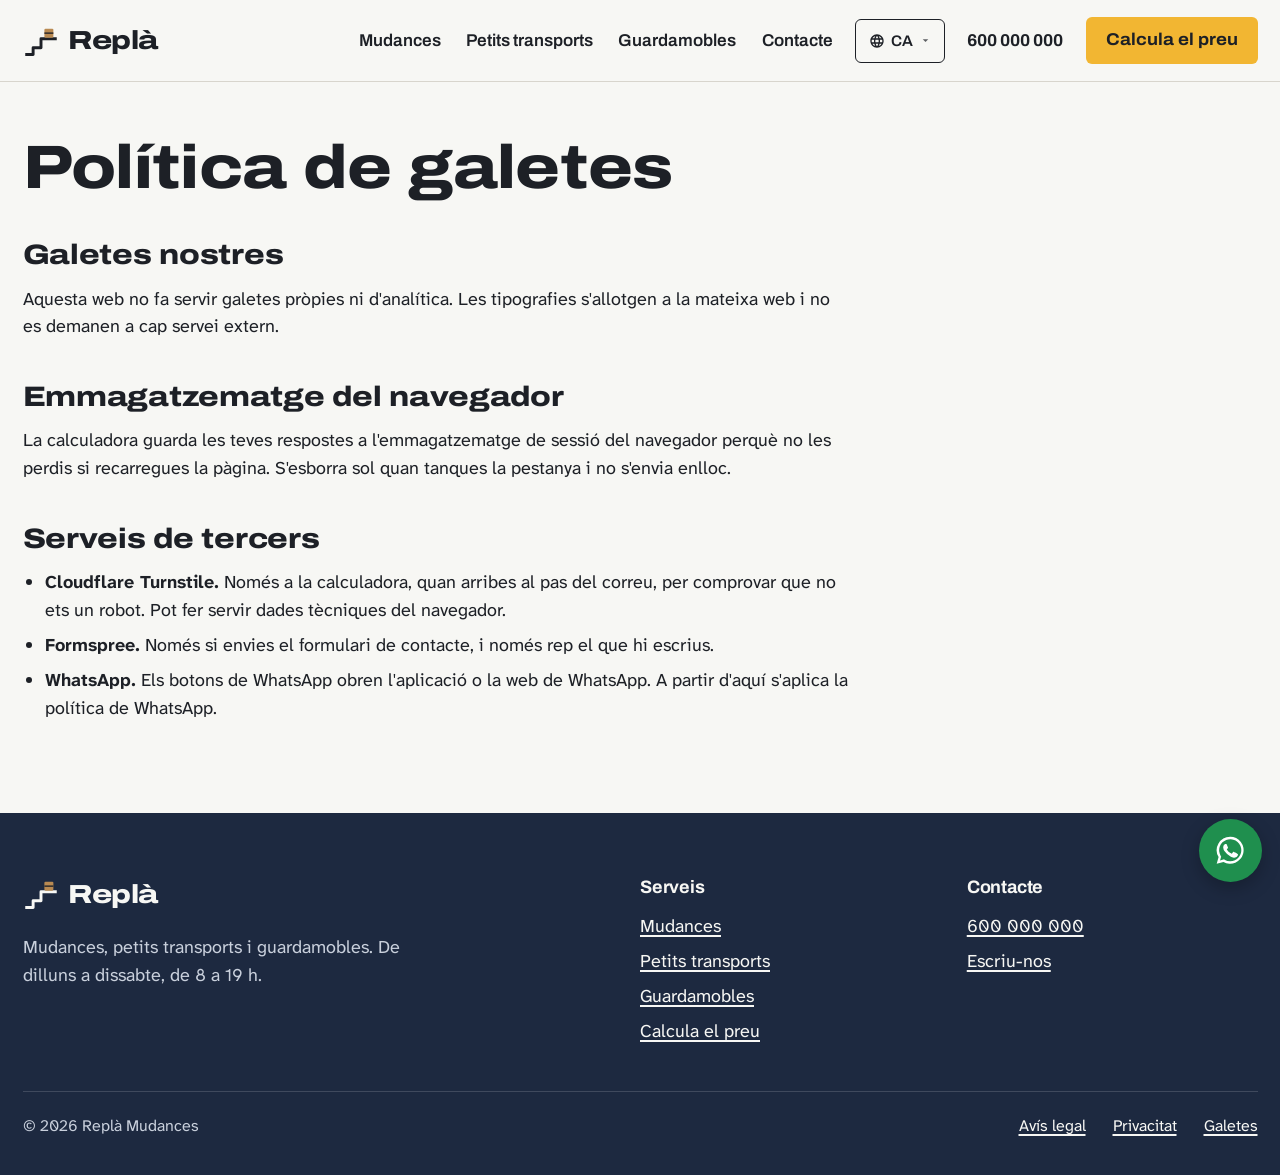
<file: politica-galetes.html>
<!DOCTYPE html>
<html lang="ca">
<head>
  <meta charset="UTF-8">
  <meta name="viewport" content="width=device-width, initial-scale=1">
  <title>Política de galetes · Replà Mudances</title>
  <meta name="description" content="Política de galetes de Replà Mudances.">
  <!-- Web de demostració: no s'indexa (PLA.md §Honestedat). -->
  <meta name="robots" content="noindex, nofollow">
  <meta name="theme-color" content="#26344D">
  <link rel="icon" href="assets/favicon.svg" type="image/svg+xml">
  <link rel="preload" href="assets/fonts/Archivo-var.woff2" as="font" type="font/woff2" crossorigin>
  <link rel="stylesheet" href="css/styles.css">
  <script src="js/i18n.js"></script>
</head>
<body>
  <a class="salta" href="#contingut">Salta al contingut</a>

  <header class="cap">
    <div class="wrap cap-in">
      <a class="marca" href="index.html" aria-label="Replà Mudances, inici">
        <svg viewBox="0 0 32 32" aria-hidden="true"><path d="M2 28h7v-6h7v-8h14" fill="none" stroke="currentColor" stroke-width="2.6" stroke-linejoin="round"/><rect x="19" y="5" width="8" height="8" rx="1" fill="#B98A52"/><path d="M19 9h8" stroke="#1D2026" stroke-width="1.2"/></svg>
        Replà
      </a>
      <nav class="nav" id="nav" aria-label="Principal">
        <a href="mudances.html">Mudances</a>
        <a href="petits-transports.html">Petits transports</a>
        <a href="guardamobles.html">Guardamobles</a>
        <a href="contacte.html">Contacte</a>
      </nav>
      <!-- Desplegable d'idioma (plantilla: <skill web-demo>/assets/i18n/tria-idioma.html).
           NOMÉS existeix si el JS ha arrencat: js/i18n.js posa `te-js` a
           l'<html> des del <head>. Un control mort val menys que cap control. -->
      <div class="tria-idioma" data-idioma-tria>
        <button class="tria-idioma-boto" type="button" data-idioma-boto
                aria-expanded="false" aria-haspopup="true"
                aria-label="Idioma de la pàgina">
          <svg viewBox="0 0 24 24" aria-hidden="true" focusable="false"><path d="M12 2C6.48 2 2 6.48 2 12s4.48 10 10 10 10-4.48 10-10S17.52 2 12 2Zm6.93 6h-2.95a15.65 15.65 0 0 0-1.38-3.56A8.03 8.03 0 0 1 18.92 8ZM12 4.04c.83 1.2 1.48 2.53 1.91 3.96h-3.82c.43-1.43 1.08-2.76 1.91-3.96ZM4.26 14a7.85 7.85 0 0 1 0-4h3.38a16.6 16.6 0 0 0-.14 2c0 .68.06 1.34.14 2Zm.82 2h2.95c.32 1.25.78 2.45 1.38 3.56A7.99 7.99 0 0 1 5.08 16Zm2.95-8H5.08a7.99 7.99 0 0 1 4.33-3.56A15.65 15.65 0 0 0 8.03 8ZM12 19.96c-.83-1.2-1.48-2.53-1.91-3.96h3.82c-.43 1.43-1.08 2.76-1.91 3.96ZM14.34 14H9.66c-.09-.66-.16-1.32-.16-2 0-.68.07-1.35.16-2h4.68c.09.65.16 1.32.16 2 0 .68-.07 1.34-.16 2Zm.25 5.56c.6-1.11 1.06-2.31 1.38-3.56h2.95a8.03 8.03 0 0 1-4.33 3.56ZM16.36 14c.08-.66.14-1.32.14-2 0-.68-.06-1.34-.14-2h3.38a7.85 7.85 0 0 1 0 4Z"/></svg>
          <span data-idioma-actual data-sense-traduir>CA</span>
          <svg class="tria-idioma-punta" viewBox="0 0 24 24" aria-hidden="true" focusable="false"><path d="M12 15 6 9h12z"/></svg>
        </button>
        <!-- Cada idioma es diu com es diu ell mateix, no traduït: qui busca la
             seva llengua busca la paraula que coneix. Sempre CA · ES · EN. -->
        <ul class="tria-idioma-menu" data-idioma-menu data-sense-traduir hidden>
          <li><button type="button" data-idioma-opcio="ca" lang="ca">Català</button></li>
          <li><button type="button" data-idioma-opcio="es" lang="es">Castellano</button></li>
          <li><button type="button" data-idioma-opcio="en" lang="en">English</button></li>
        </ul>
      </div>
      <a class="cap-tel" href="tel:+34600000000">600 000 000</a>
      <a class="btn btn-principal" href="pressupost.html">Calcula el preu</a>
      <button class="nav-obre" type="button" aria-expanded="false" aria-controls="nav"><span></span><span class="visually-hidden">Menú</span></button>
    </div>
  </header>

  <main id="contingut">
    <section class="legal">
      <div class="wrap">
        <h1>Política de galetes</h1>
        <h2>Galetes nostres</h2>
        <p>Aquesta web no fa servir galetes pròpies ni d'analítica. Les tipografies s'allotgen a la mateixa web i no es demanen a cap servei extern.</p>
        <h2>Emmagatzematge del navegador</h2>
        <p>La calculadora guarda les teves respostes a l'emmagatzematge de sessió del navegador perquè no les perdis si recarregues la pàgina. S'esborra sol quan tanques la pestanya i no s'envia enlloc.</p>
        <h2>Serveis de tercers</h2>
        <ul>
          <li><strong>Cloudflare Turnstile.</strong> Només a la calculadora, quan arribes al pas del correu, per comprovar que no ets un robot. Pot fer servir dades tècniques del navegador.</li>
          <li><strong>Formspree.</strong> Només si envies el formulari de contacte, i només rep el que hi escrius.</li>
          <li><strong>WhatsApp.</strong> Els botons de WhatsApp obren l'aplicació o la web de WhatsApp. A partir d'aquí s'aplica la política de WhatsApp.</li>
        </ul>
      </div>
    </section>
  </main>

  <footer class="peu">
    <div class="wrap">
      <div class="peu-graella">
        <div>
          <a class="marca" href="index.html" aria-label="Replà Mudances, inici">
            <svg viewBox="0 0 32 32" aria-hidden="true"><path d="M2 28h7v-6h7v-8h14" fill="none" stroke="currentColor" stroke-width="2.6" stroke-linejoin="round"/><rect x="19" y="5" width="8" height="8" rx="1" fill="#B98A52"/><path d="M19 9h8" stroke="#1D2026" stroke-width="1.2"/></svg>
            Replà
          </a>
          <p>Mudances, petits transports i guardamobles. De dilluns a dissabte, de 8 a 19 h.</p>
        </div>
        <div>
          <h2>Serveis</h2>
          <ul>
            <li><a href="mudances.html">Mudances</a></li>
            <li><a href="petits-transports.html">Petits transports</a></li>
            <li><a href="guardamobles.html">Guardamobles</a></li>
            <li><a href="pressupost.html">Calcula el preu</a></li>
          </ul>
        </div>
        <div>
          <h2>Contacte</h2>
          <ul>
            <li><a href="tel:+34600000000">600 000 000</a></li>
            <li><a href="contacte.html">Escriu-nos</a></li>
          </ul>
        </div>
      </div>
      <div class="peu-baix">
        <span>© 2026 Replà Mudances</span>
        <a href="avis-legal.html">Avís legal</a>
        <a href="politica-privacitat.html">Privacitat</a>
        <a href="politica-galetes.html">Galetes</a>
      </div>
    </div>
  </footer>

  <a class="wa-flotant" href="https://wa.me/34600000000" target="_blank" rel="noopener" aria-label="Escriu-nos per WhatsApp">
    <svg viewBox="0 0 24 24" aria-hidden="true"><path fill="currentColor" d="M12 2a10 10 0 0 0-8.6 15.1L2 22l5-1.3A10 10 0 1 0 12 2Zm0 18.2a8.2 8.2 0 0 1-4.2-1.2l-.3-.2-3 .8.8-2.9-.2-.3A8.2 8.2 0 1 1 12 20.2Zm4.5-6.1c-.2-.1-1.5-.7-1.7-.8s-.4-.1-.6.1-.7.8-.8 1-.3.2-.5.1a6.7 6.7 0 0 1-3.3-2.9c-.3-.4.3-.4.7-1.3a.5.5 0 0 0 0-.5l-.8-1.9c-.2-.5-.4-.4-.6-.4h-.5a1 1 0 0 0-.7.3 3 3 0 0 0-.9 2.2 5.2 5.2 0 0 0 1.1 2.8 11.9 11.9 0 0 0 4.6 4c1.7.7 2.4.8 3.2.7a2.8 2.8 0 0 0 1.8-1.3 2.3 2.3 0 0 0 .2-1.3c-.1-.1-.3-.2-.5-.3Z"/></svg>
  </a>


  <script src="js/traduccions.js" defer></script>
  <script src="js/main.js" defer></script>
</body>
</html>
</file>
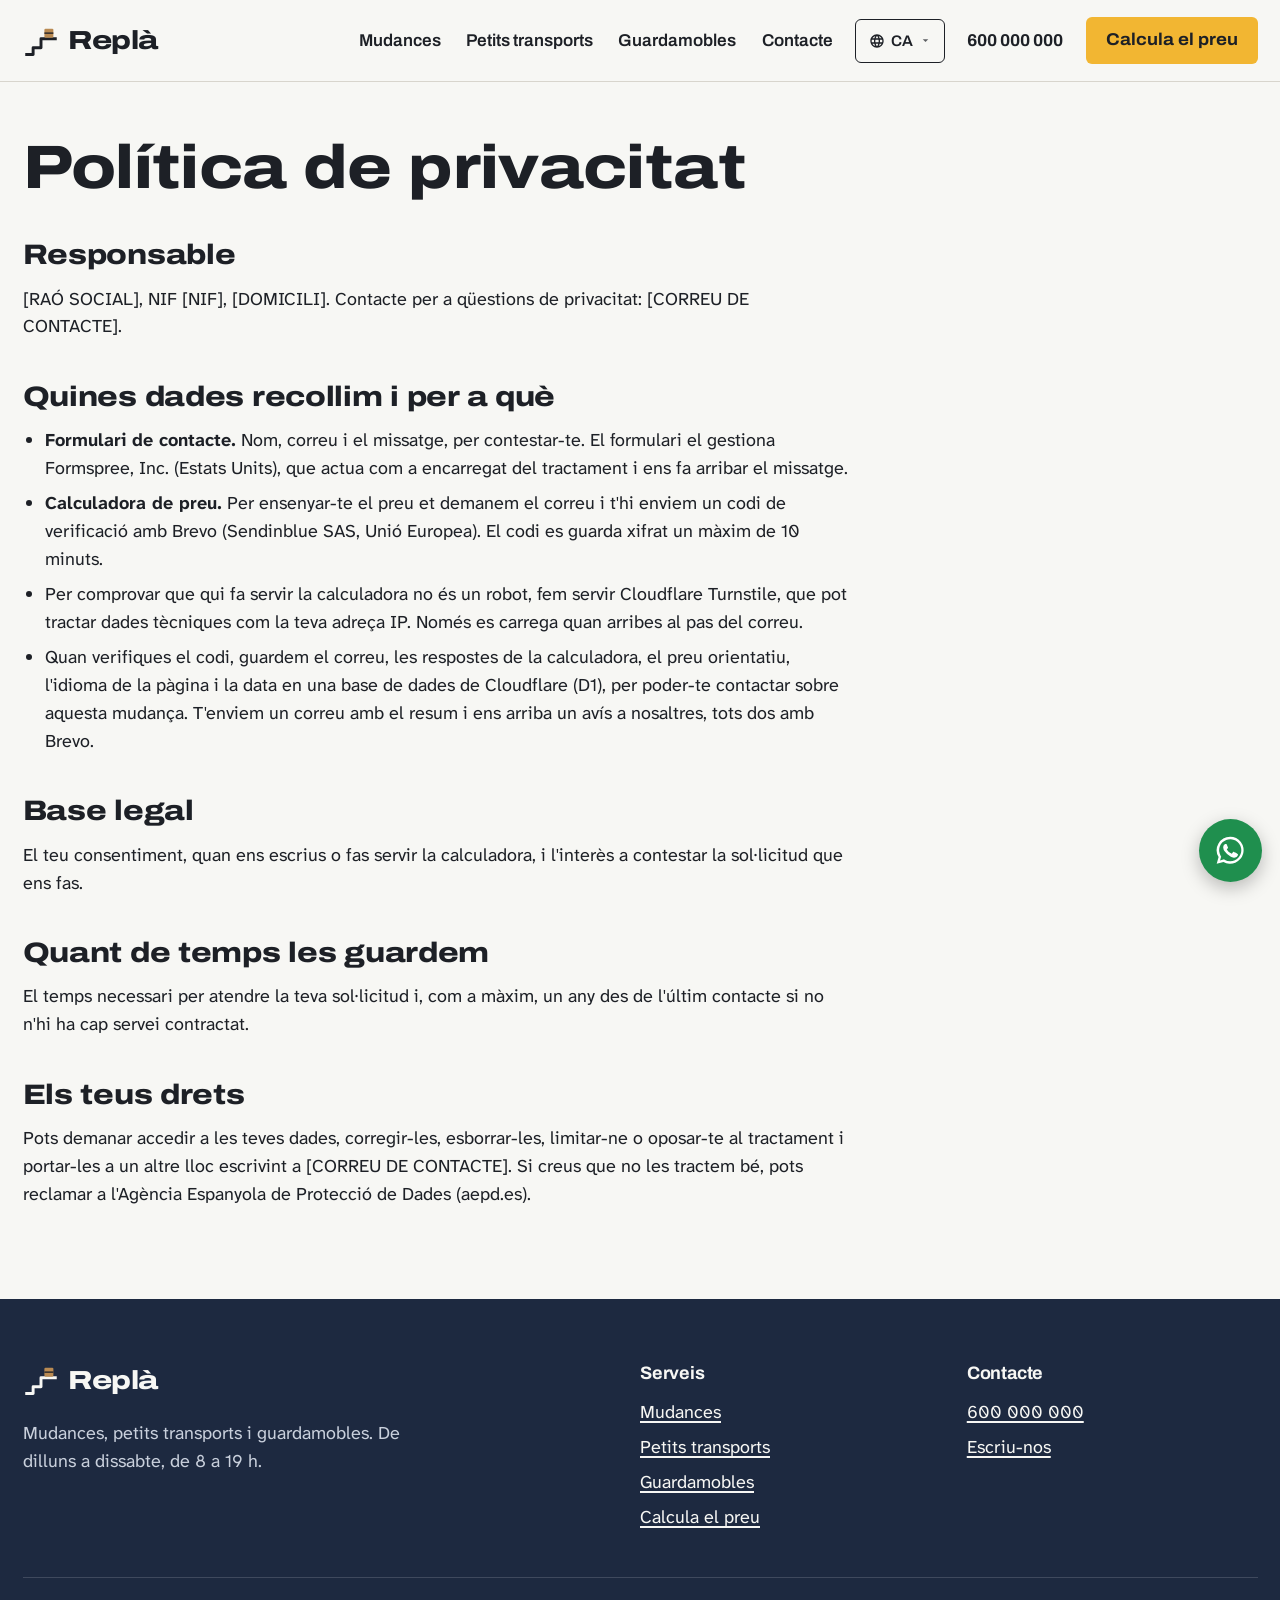
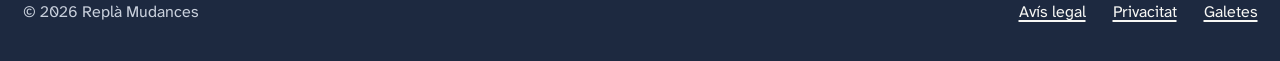
<file: politica-privacitat.html>
<!DOCTYPE html>
<html lang="ca">
<head>
  <meta charset="UTF-8">
  <meta name="viewport" content="width=device-width, initial-scale=1">
  <title>Política de privacitat · Replà Mudances</title>
  <meta name="description" content="Política de privacitat de Replà Mudances.">
  <!-- Web de demostració: no s'indexa (PLA.md §Honestedat). -->
  <meta name="robots" content="noindex, nofollow">
  <meta name="theme-color" content="#26344D">
  <link rel="icon" href="assets/favicon.svg" type="image/svg+xml">
  <link rel="preload" href="assets/fonts/Archivo-var.woff2" as="font" type="font/woff2" crossorigin>
  <link rel="stylesheet" href="css/styles.css">
  <script src="js/i18n.js"></script>
</head>
<body>
  <a class="salta" href="#contingut">Salta al contingut</a>

  <header class="cap">
    <div class="wrap cap-in">
      <a class="marca" href="index.html" aria-label="Replà Mudances, inici">
        <svg viewBox="0 0 32 32" aria-hidden="true"><path d="M2 28h7v-6h7v-8h14" fill="none" stroke="currentColor" stroke-width="2.6" stroke-linejoin="round"/><rect x="19" y="5" width="8" height="8" rx="1" fill="#B98A52"/><path d="M19 9h8" stroke="#1D2026" stroke-width="1.2"/></svg>
        Replà
      </a>
      <nav class="nav" id="nav" aria-label="Principal">
        <a href="mudances.html">Mudances</a>
        <a href="petits-transports.html">Petits transports</a>
        <a href="guardamobles.html">Guardamobles</a>
        <a href="contacte.html">Contacte</a>
      </nav>
      <!-- Desplegable d'idioma (plantilla: <skill web-demo>/assets/i18n/tria-idioma.html).
           NOMÉS existeix si el JS ha arrencat: js/i18n.js posa `te-js` a
           l'<html> des del <head>. Un control mort val menys que cap control. -->
      <div class="tria-idioma" data-idioma-tria>
        <button class="tria-idioma-boto" type="button" data-idioma-boto
                aria-expanded="false" aria-haspopup="true"
                aria-label="Idioma de la pàgina">
          <svg viewBox="0 0 24 24" aria-hidden="true" focusable="false"><path d="M12 2C6.48 2 2 6.48 2 12s4.48 10 10 10 10-4.48 10-10S17.52 2 12 2Zm6.93 6h-2.95a15.65 15.65 0 0 0-1.38-3.56A8.03 8.03 0 0 1 18.92 8ZM12 4.04c.83 1.2 1.48 2.53 1.91 3.96h-3.82c.43-1.43 1.08-2.76 1.91-3.96ZM4.26 14a7.85 7.85 0 0 1 0-4h3.38a16.6 16.6 0 0 0-.14 2c0 .68.06 1.34.14 2Zm.82 2h2.95c.32 1.25.78 2.45 1.38 3.56A7.99 7.99 0 0 1 5.08 16Zm2.95-8H5.08a7.99 7.99 0 0 1 4.33-3.56A15.65 15.65 0 0 0 8.03 8ZM12 19.96c-.83-1.2-1.48-2.53-1.91-3.96h3.82c-.43 1.43-1.08 2.76-1.91 3.96ZM14.34 14H9.66c-.09-.66-.16-1.32-.16-2 0-.68.07-1.35.16-2h4.68c.09.65.16 1.32.16 2 0 .68-.07 1.34-.16 2Zm.25 5.56c.6-1.11 1.06-2.31 1.38-3.56h2.95a8.03 8.03 0 0 1-4.33 3.56ZM16.36 14c.08-.66.14-1.32.14-2 0-.68-.06-1.34-.14-2h3.38a7.85 7.85 0 0 1 0 4Z"/></svg>
          <span data-idioma-actual data-sense-traduir>CA</span>
          <svg class="tria-idioma-punta" viewBox="0 0 24 24" aria-hidden="true" focusable="false"><path d="M12 15 6 9h12z"/></svg>
        </button>
        <!-- Cada idioma es diu com es diu ell mateix, no traduït: qui busca la
             seva llengua busca la paraula que coneix. Sempre CA · ES · EN. -->
        <ul class="tria-idioma-menu" data-idioma-menu data-sense-traduir hidden>
          <li><button type="button" data-idioma-opcio="ca" lang="ca">Català</button></li>
          <li><button type="button" data-idioma-opcio="es" lang="es">Castellano</button></li>
          <li><button type="button" data-idioma-opcio="en" lang="en">English</button></li>
        </ul>
      </div>
      <a class="cap-tel" href="tel:+34600000000">600 000 000</a>
      <a class="btn btn-principal" href="pressupost.html">Calcula el preu</a>
      <button class="nav-obre" type="button" aria-expanded="false" aria-controls="nav"><span></span><span class="visually-hidden">Menú</span></button>
    </div>
  </header>

  <main id="contingut">
    <section class="legal">
      <div class="wrap">
        <h1>Política de privacitat</h1>
        <h2>Responsable</h2>
        <p>[RAÓ SOCIAL], NIF [NIF], [DOMICILI]. Contacte per a qüestions de privacitat: [CORREU DE CONTACTE].</p>
        <h2>Quines dades recollim i per a què</h2>
        <ul>
          <li><strong>Formulari de contacte.</strong> Nom, correu i el missatge, per contestar-te. El formulari el gestiona Formspree, Inc. (Estats Units), que actua com a encarregat del tractament i ens fa arribar el missatge.</li>
          <li><strong>Calculadora de preu.</strong> Per ensenyar-te el preu et demanem el correu i t'hi enviem un codi de verificació amb Brevo (Sendinblue SAS, Unió Europea). El codi es guarda xifrat un màxim de 10 minuts.</li>
          <li>Per comprovar que qui fa servir la calculadora no és un robot, fem servir Cloudflare Turnstile, que pot tractar dades tècniques com la teva adreça IP. Només es carrega quan arribes al pas del correu.</li>
          <li>Quan verifiques el codi, guardem el correu, les respostes de la calculadora, el preu orientatiu, l'idioma de la pàgina i la data en una base de dades de Cloudflare (D1), per poder-te contactar sobre aquesta mudança. T'enviem un correu amb el resum i ens arriba un avís a nosaltres, tots dos amb Brevo.</li>
        </ul>
        <h2>Base legal</h2>
        <p>El teu consentiment, quan ens escrius o fas servir la calculadora, i l'interès a contestar la sol·licitud que ens fas.</p>
        <h2>Quant de temps les guardem</h2>
        <p>El temps necessari per atendre la teva sol·licitud i, com a màxim, un any des de l'últim contacte si no n'hi ha cap servei contractat.</p>
        <h2>Els teus drets</h2>
        <p>Pots demanar accedir a les teves dades, corregir-les, esborrar-les, limitar-ne o oposar-te al tractament i portar-les a un altre lloc escrivint a [CORREU DE CONTACTE]. Si creus que no les tractem bé, pots reclamar a l'Agència Espanyola de Protecció de Dades (aepd.es).</p>
      </div>
    </section>
  </main>

  <footer class="peu">
    <div class="wrap">
      <div class="peu-graella">
        <div>
          <a class="marca" href="index.html" aria-label="Replà Mudances, inici">
            <svg viewBox="0 0 32 32" aria-hidden="true"><path d="M2 28h7v-6h7v-8h14" fill="none" stroke="currentColor" stroke-width="2.6" stroke-linejoin="round"/><rect x="19" y="5" width="8" height="8" rx="1" fill="#B98A52"/><path d="M19 9h8" stroke="#1D2026" stroke-width="1.2"/></svg>
            Replà
          </a>
          <p>Mudances, petits transports i guardamobles. De dilluns a dissabte, de 8 a 19 h.</p>
        </div>
        <div>
          <h2>Serveis</h2>
          <ul>
            <li><a href="mudances.html">Mudances</a></li>
            <li><a href="petits-transports.html">Petits transports</a></li>
            <li><a href="guardamobles.html">Guardamobles</a></li>
            <li><a href="pressupost.html">Calcula el preu</a></li>
          </ul>
        </div>
        <div>
          <h2>Contacte</h2>
          <ul>
            <li><a href="tel:+34600000000">600 000 000</a></li>
            <li><a href="contacte.html">Escriu-nos</a></li>
          </ul>
        </div>
      </div>
      <div class="peu-baix">
        <span>© 2026 Replà Mudances</span>
        <a href="avis-legal.html">Avís legal</a>
        <a href="politica-privacitat.html">Privacitat</a>
        <a href="politica-galetes.html">Galetes</a>
      </div>
    </div>
  </footer>

  <a class="wa-flotant" href="https://wa.me/34600000000" target="_blank" rel="noopener" aria-label="Escriu-nos per WhatsApp">
    <svg viewBox="0 0 24 24" aria-hidden="true"><path fill="currentColor" d="M12 2a10 10 0 0 0-8.6 15.1L2 22l5-1.3A10 10 0 1 0 12 2Zm0 18.2a8.2 8.2 0 0 1-4.2-1.2l-.3-.2-3 .8.8-2.9-.2-.3A8.2 8.2 0 1 1 12 20.2Zm4.5-6.1c-.2-.1-1.5-.7-1.7-.8s-.4-.1-.6.1-.7.8-.8 1-.3.2-.5.1a6.7 6.7 0 0 1-3.3-2.9c-.3-.4.3-.4.7-1.3a.5.5 0 0 0 0-.5l-.8-1.9c-.2-.5-.4-.4-.6-.4h-.5a1 1 0 0 0-.7.3 3 3 0 0 0-.9 2.2 5.2 5.2 0 0 0 1.1 2.8 11.9 11.9 0 0 0 4.6 4c1.7.7 2.4.8 3.2.7a2.8 2.8 0 0 0 1.8-1.3 2.3 2.3 0 0 0 .2-1.3c-.1-.1-.3-.2-.5-.3Z"/></svg>
  </a>


  <script src="js/traduccions.js" defer></script>
  <script src="js/main.js" defer></script>
</body>
</html>
</file>
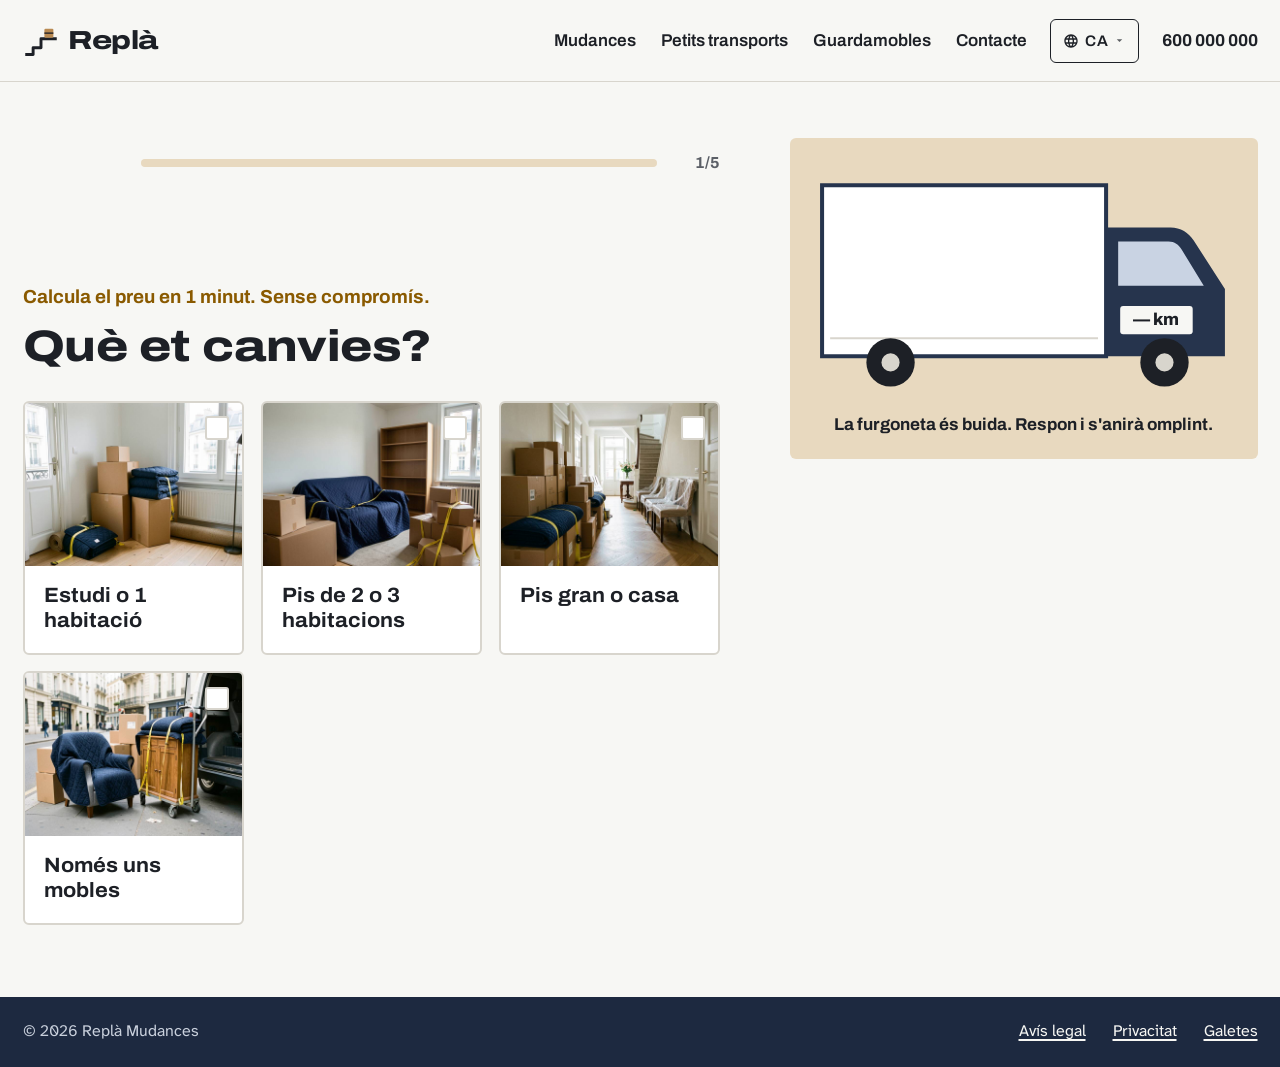
<file: pressupost.html>
<!DOCTYPE html>
<html lang="ca">
<head>
  <meta charset="UTF-8">
  <meta name="viewport" content="width=device-width, initial-scale=1">
  <title>Calcula el preu de la mudança · Replà Mudances</title>
  <meta name="description" content="Calcula en un minut quant et pot costar la mudança o el transport dels teus mobles. Sense compromís.">
  <meta property="og:type" content="website">
  <meta property="og:title" content="Calcula el preu de la mudança · Replà Mudances">
  <meta property="og:description" content="Calcula en un minut quant et pot costar la mudança o el transport dels teus mobles. Sense compromís.">
  <meta property="og:image" content="https://repla-mudances.pages.dev/assets/img/hero.jpg">
  <meta name="twitter:card" content="summary_large_image">
  <!-- Web de demostració: no s'indexa (PLA.md §Honestedat). -->
  <meta name="robots" content="noindex, nofollow">
  <meta name="theme-color" content="#26344D">
  <link rel="icon" href="assets/favicon.svg" type="image/svg+xml">
  <link rel="preload" href="assets/fonts/Archivo-var.woff2" as="font" type="font/woff2" crossorigin>
  <link rel="stylesheet" href="css/styles.css">
  <link rel="stylesheet" href="css/calculadora.css">
  <script src="js/i18n.js"></script>
</head>
<body>
  <a class="salta" href="#contingut">Salta al contingut</a>

  <header class="cap">
    <div class="wrap cap-in">
      <a class="marca" href="index.html" aria-label="Replà Mudances, inici">
        <svg viewBox="0 0 32 32" aria-hidden="true"><path d="M2 28h7v-6h7v-8h14" fill="none" stroke="currentColor" stroke-width="2.6" stroke-linejoin="round"/><rect x="19" y="5" width="8" height="8" rx="1" fill="#B98A52"/><path d="M19 9h8" stroke="#1D2026" stroke-width="1.2"/></svg>
        Replà
      </a>
      <nav class="nav" id="nav" aria-label="Principal">
        <a href="mudances.html">Mudances</a>
        <a href="petits-transports.html">Petits transports</a>
        <a href="guardamobles.html">Guardamobles</a>
        <a href="contacte.html">Contacte</a>
      </nav>
      <!-- Desplegable d'idioma (plantilla: <skill web-demo>/assets/i18n/tria-idioma.html).
           NOMÉS existeix si el JS ha arrencat: js/i18n.js posa `te-js` a
           l'<html> des del <head>. Un control mort val menys que cap control. -->
      <div class="tria-idioma" data-idioma-tria>
        <button class="tria-idioma-boto" type="button" data-idioma-boto
                aria-expanded="false" aria-haspopup="true"
                aria-label="Idioma de la pàgina">
          <svg viewBox="0 0 24 24" aria-hidden="true" focusable="false"><path d="M12 2C6.48 2 2 6.48 2 12s4.48 10 10 10 10-4.48 10-10S17.52 2 12 2Zm6.93 6h-2.95a15.65 15.65 0 0 0-1.38-3.56A8.03 8.03 0 0 1 18.92 8ZM12 4.04c.83 1.2 1.48 2.53 1.91 3.96h-3.82c.43-1.43 1.08-2.76 1.91-3.96ZM4.26 14a7.85 7.85 0 0 1 0-4h3.38a16.6 16.6 0 0 0-.14 2c0 .68.06 1.34.14 2Zm.82 2h2.95c.32 1.25.78 2.45 1.38 3.56A7.99 7.99 0 0 1 5.08 16Zm2.95-8H5.08a7.99 7.99 0 0 1 4.33-3.56A15.65 15.65 0 0 0 8.03 8ZM12 19.96c-.83-1.2-1.48-2.53-1.91-3.96h3.82c-.43 1.43-1.08 2.76-1.91 3.96ZM14.34 14H9.66c-.09-.66-.16-1.32-.16-2 0-.68.07-1.35.16-2h4.68c.09.65.16 1.32.16 2 0 .68-.07 1.34-.16 2Zm.25 5.56c.6-1.11 1.06-2.31 1.38-3.56h2.95a8.03 8.03 0 0 1-4.33 3.56ZM16.36 14c.08-.66.14-1.32.14-2 0-.68-.06-1.34-.14-2h3.38a7.85 7.85 0 0 1 0 4Z"/></svg>
          <span data-idioma-actual data-sense-traduir>CA</span>
          <svg class="tria-idioma-punta" viewBox="0 0 24 24" aria-hidden="true" focusable="false"><path d="M12 15 6 9h12z"/></svg>
        </button>
        <!-- Cada idioma es diu com es diu ell mateix, no traduït: qui busca la
             seva llengua busca la paraula que coneix. Sempre CA · ES · EN. -->
        <ul class="tria-idioma-menu" data-idioma-menu data-sense-traduir hidden>
          <li><button type="button" data-idioma-opcio="ca" lang="ca">Català</button></li>
          <li><button type="button" data-idioma-opcio="es" lang="es">Castellano</button></li>
          <li><button type="button" data-idioma-opcio="en" lang="en">English</button></li>
        </ul>
      </div>
      <a class="cap-tel" href="tel:+34600000000">600 000 000</a>
      <button class="nav-obre" type="button" aria-expanded="false" aria-controls="nav"><span></span><span class="visually-hidden">Menú</span></button>
    </div>
  </header>

  <main id="contingut" class="calc">
    <div class="calc-in wrap" id="calc">
      <div class="calc-preguntes">
        <div class="calc-cap">
          <button class="calc-enrere" type="button" data-calc-enrere hidden>
            <svg viewBox="0 0 24 24" aria-hidden="true"><path d="M15 5l-7 7 7 7" fill="none" stroke="currentColor" stroke-width="2"/></svg>
            Enrere
          </button>
          <div class="calc-progres" role="progressbar" aria-label="Progrés" aria-valuemin="0" aria-valuemax="5" aria-valuenow="0"><i></i></div>
          <p class="calc-comptador" aria-hidden="true"><span data-calc-num>1</span>/5</p>
        </div>

        <ul class="calc-resum" data-calc-resum aria-label="Les teves respostes"></ul>

        <!-- 1. Què et canvies -->
        <section class="calc-pas" data-pas="tipus" aria-labelledby="p-tipus">
          <p class="calc-intro">Calcula el preu en 1 minut. Sense compromís.</p>
          <h1 id="p-tipus" tabindex="-1">Què et canvies?</h1>
          <div class="calc-ops calc-ops-foto">
            <button class="calc-op" type="button" data-valor="estudi"><img src="assets/img/tipus-estudi.jpg" alt="" width="896" height="672"><span class="calc-op-nom">Estudi o 1 habitació</span></button>
            <button class="calc-op" type="button" data-valor="pis"><img src="assets/img/tipus-pis.jpg" alt="" width="896" height="672"><span class="calc-op-nom">Pis de 2 o 3 habitacions</span></button>
            <button class="calc-op" type="button" data-valor="casa"><img src="assets/img/tipus-casa.jpg" alt="" width="896" height="672"><span class="calc-op-nom">Pis gran o casa</span></button>
            <button class="calc-op" type="button" data-valor="mobles"><img src="assets/img/tipus-mobles.jpg" alt="" width="896" height="672"><span class="calc-op-nom">Només uns mobles</span></button>
          </div>
        </section>

        <!-- 2. Distància -->
        <section class="calc-pas" data-pas="km" aria-labelledby="p-km" hidden>
          <h2 id="p-km" tabindex="-1">Quants quilòmetres hi ha entre les dues adreces?</h2>
          <p class="calc-ajuda">Si és al mateix poble o barri, deixa-ho entre 1 i 5.</p>
          <div class="calc-slider">
            <output class="calc-m2" for="calc-km" aria-hidden="true"><span data-calc-km-num>8</span> km</output>
            <input type="range" id="calc-km" min="1" max="60" step="1" value="8" aria-label="Quilòmetres">
            <div class="calc-slider-escala" aria-hidden="true"><span>1 km</span><span>60 km</span></div>
            <button class="btn btn-principal" type="button" data-calc-continua>Continua</button>
          </div>
        </section>

        <!-- 3. Accessos -->
        <section class="calc-pas" data-pas="acces" aria-labelledby="p-acces" hidden>
          <h2 id="p-acces" tabindex="-1">Com són els accessos?</h2>
          <p class="calc-ajuda">Pensa en el pis d'on surts i en el pis on vas.</p>
          <div class="calc-ops">
            <button class="calc-op" type="button" data-valor="ascensor"><span class="calc-op-nom">Hi ha ascensor als dos llocs</span><span class="calc-op-desc">O és una planta baixa.</span></button>
            <button class="calc-op" type="button" data-valor="escales-un"><span class="calc-op-nom">Escales en un dels dos</span><span class="calc-op-desc">A l'altre hi ha ascensor.</span></button>
            <button class="calc-op" type="button" data-valor="escales-dos"><span class="calc-op-nom">Escales als dos llocs</span><span class="calc-op-desc">Sense ascensor enlloc.</span></button>
          </div>
        </section>

        <!-- 4. Servei -->
        <section class="calc-pas" data-pas="servei" aria-labelledby="p-servei" hidden>
          <h2 id="p-servei" tabindex="-1">Què vols que fem nosaltres?</h2>
          <div class="calc-ops calc-ops-foto">
            <button class="calc-op" type="button" data-valor="transport"><img src="assets/img/serv-transport.jpg" alt="" width="768" height="768" loading="lazy"><span class="calc-op-nom">Només el transport</span><span class="calc-op-desc">Tu embales i desmuntes. Nosaltres carreguem i ho portem.</span></button>
            <button class="calc-op" type="button" data-valor="muntar"><img src="assets/img/serv-muntar.jpg" alt="" width="768" height="768" loading="lazy"><span class="calc-op-nom">També embalar i muntar</span><span class="calc-op-desc">Embalem, desmuntem i tornem a muntar els mobles.</span></button>
            <button class="calc-op" type="button" data-valor="tot"><img src="assets/img/serv-tot.jpg" alt="" width="768" height="768" loading="lazy"><span class="calc-op-nom">Tot, fins i tot desembalar</span><span class="calc-op-desc">Arribes al pis nou i ja està tot al seu lloc.</span></button>
          </div>
        </section>

        <!-- 5. Quan -->
        <section class="calc-pas" data-pas="quan" aria-labelledby="p-quan" hidden>
          <h2 id="p-quan" tabindex="-1">Quan et va bé?</h2>
          <div class="calc-ops">
            <button class="calc-op" type="button" data-valor="fixa"><span class="calc-op-nom">Tinc una data fixa</span></button>
            <button class="calc-op" type="button" data-valor="flexible"><span class="calc-op-nom">Soc flexible</span><span class="calc-op-desc">Si ens deixes triar el dia, surt més barat.</span></button>
            <button class="calc-op" type="button" data-valor="mirant"><span class="calc-op-nom">Només miro preus</span></button>
          </div>
        </section>

        <!-- 6. Correu + captcha -->
        <section class="calc-pas" data-pas="correu" aria-labelledby="p-correu" hidden>
          <h2 id="p-correu" tabindex="-1">El teu preu ja està calculat</h2>
          <p class="calc-ajuda">Verifica el correu per veure'l. T'hi enviarem també el resum.</p>
          <form class="calc-form" data-calc-form-correu novalidate>
            <label for="calc-email">El teu correu</label>
            <div class="calc-fila">
              <input id="calc-email" name="email" type="email" autocomplete="email" inputmode="email" required>
              <button class="btn btn-principal" type="submit">Envia'm el codi</button>
            </div>
            <div class="calc-captcha" id="calc-turnstile"></div>
            <p class="calc-error" data-calc-error role="alert"></p>
            <p class="calc-legal">Guardem el correu i les respostes per poder-te contactar sobre aquesta mudança. Més informació a la <a href="politica-privacitat.html">política de privacitat</a>.</p>
          </form>
        </section>

        <!-- 7. Codi -->
        <section class="calc-pas" data-pas="codi" aria-labelledby="p-codi" hidden>
          <h2 id="p-codi" tabindex="-1">Escriu el codi</h2>
          <p class="calc-ajuda">L'hem enviat a <strong data-calc-correu></strong>. Caduca d'aquí a 10 minuts.</p>
          <form class="calc-form" data-calc-form-codi novalidate>
            <fieldset class="calc-codi">
              <legend class="visually-hidden">Codi de 6 xifres</legend>
              <input type="text" inputmode="numeric" autocomplete="one-time-code" maxlength="6" aria-label="Xifra 1">
              <input type="text" inputmode="numeric" maxlength="1" aria-label="Xifra 2">
              <input type="text" inputmode="numeric" maxlength="1" aria-label="Xifra 3">
              <input type="text" inputmode="numeric" maxlength="1" aria-label="Xifra 4">
              <input type="text" inputmode="numeric" maxlength="1" aria-label="Xifra 5">
              <input type="text" inputmode="numeric" maxlength="1" aria-label="Xifra 6">
            </fieldset>
            <p class="calc-error" data-calc-error role="alert"></p>
            <div class="calc-accions">
              <button class="calc-enllac" type="button" data-calc-reenvia disabled>Torna a enviar el codi</button>
              <button class="calc-enllac" type="button" data-calc-canvia-correu>Canvia el correu</button>
            </div>
          </form>
        </section>

        <!-- 8. Resultat -->
        <section class="calc-pas calc-resultat" data-pas="resultat" aria-labelledby="p-resultat" hidden>
          <p class="calc-intro" id="p-resultat" tabindex="-1">Preu orientatiu de la teva mudança</p>
          <p class="calc-preu" data-calc-preu></p>
          <p class="calc-ajuda">IVA a part. El preu tancat te'l donem per escrit abans del dia de la mudança.</p>
          <p class="calc-ajuda">També t'hem enviat aquest resum al correu.</p>
          <ul class="calc-resultat-resum" data-calc-resultat-resum></ul>
          <a class="btn calc-wa" data-calc-wa href="#" target="_blank" rel="noopener">
            <svg viewBox="0 0 24 24" aria-hidden="true"><path fill="currentColor" d="M12 2a10 10 0 0 0-8.6 15.1L2 22l5-1.3A10 10 0 1 0 12 2Zm0 18.2a8.2 8.2 0 0 1-4.2-1.2l-.3-.2-3 .8.8-2.9-.2-.3A8.2 8.2 0 1 1 12 20.2Zm4.5-6.1c-.2-.1-1.5-.7-1.7-.8s-.4-.1-.6.1-.7.8-.8 1-.3.2-.5.1a6.7 6.7 0 0 1-3.3-2.9c-.3-.4.3-.4.7-1.3a.5.5 0 0 0 0-.5l-.8-1.9c-.2-.5-.4-.4-.6-.4h-.5a1 1 0 0 0-.7.3 3 3 0 0 0-.9 2.2 5.2 5.2 0 0 0 1.1 2.8 11.9 11.9 0 0 0 4.6 4c1.7.7 2.4.8 3.2.7a2.8 2.8 0 0 0 1.8-1.3 2.3 2.3 0 0 0 .2-1.3c-.1-.1-.3-.2-.5-.3Z"/></svg>
            Envia'ns la mudança per WhatsApp
          </a>
          <p class="calc-ajuda">S'obrirà WhatsApp amb el resum ja escrit. Només l'has d'enviar.</p>
          <div class="calc-accions">
            <a class="calc-enllac" href="contacte.html">Prefereixo que m'escriviu</a>
            <button class="calc-enllac" type="button" data-calc-reinicia>Calcula una altra mudança</button>
          </div>
        </section>
      </div>

      <!-- Element signatura: la furgoneta s'omple amb les respostes. -->
      <aside class="calc-furgo" aria-hidden="true">
        <svg class="furgo" viewBox="0 0 420 230">
          <path class="furgo-caixa" d="M10 20h282v170H10z"/>
          <path class="furgo-cabina" d="M292 62h64c10 0 18 5 23 13l31 48v67H292z"/>
          <path class="furgo-vidre" d="M304 76h50c6 0 10 3 13 8l22 36h-85z"/>
          <rect class="furgo-placa" x="306" y="140" width="72" height="28" rx="3"/>
          <text class="furgo-km" x="342" y="159" text-anchor="middle" data-furgo-km>— km</text>
          <path class="furgo-terra" d="M18 172h266"/>
          <g data-furgo-carrega></g>
          <circle class="furgo-roda" cx="78" cy="196" r="24"/>
          <circle class="furgo-roda" cx="350" cy="196" r="24"/>
          <circle class="furgo-llanta" cx="78" cy="196" r="9"/>
          <circle class="furgo-llanta" cx="350" cy="196" r="9"/>
        </svg>
        <p class="furgo-peu" data-furgo-peu>La furgoneta és buida. Respon i s'anirà omplint.</p>
      </aside>
    </div>
  </main>

  <footer class="peu peu-mini">
    <div class="wrap peu-baix">
      <span>© 2026 Replà Mudances</span>
      <a href="avis-legal.html">Avís legal</a>
      <a href="politica-privacitat.html">Privacitat</a>
      <a href="politica-galetes.html">Galetes</a>
    </div>
  </footer>

  <script src="js/traduccions.js" defer></script>
  <script src="js/main.js" defer></script>
  <script src="js/calculadora.js" defer></script>
</body>
</html>
</file>
<file: css/styles.css>
/* =========================================================================
   REPLÀ MUDANCES — estils (PLA.md)
   Paleta «cartró, retolador, manta i cinta de tensar».
   El groc només surt on hi ha acció; mai és text sobre fons clar.
   ========================================================================= */

@font-face {
  font-family: 'Archivo';
  font-style: normal;
  font-weight: 600 800;
  font-stretch: 100% 125%;
  font-display: swap;
  src: url(../assets/fonts/Archivo-var.woff2) format('woff2');
}
@font-face {
  font-family: 'Atkinson Hyperlegible Next';
  font-style: normal;
  font-weight: 400 700;
  font-display: swap;
  src: url(../assets/fonts/AtkinsonHyperlegibleNext-var.woff2) format('woff2');
}

:root {
  --blanc: #F7F7F4;
  --cartro-clar: #E8D9BF;
  --cartro: #B98A52;
  --retolador: #1D2026;
  --gris: #5B5F66;
  --manta: #26344D;
  --manta-fosc: #1D2940;
  --cinta: #F2B632;
  --cinta-fosc: #8A5A00;
  --linia: #D8D5CD;
  --whatsapp: #1F8F4E;
  --error: #B3261E;

  --f-titol: 'Archivo', 'Arial Narrow', Arial, sans-serif;
  --f-cos: 'Atkinson Hyperlegible Next', Verdana, sans-serif;
  --ample-titol: 118%;

  /* Escala 1,25 sobre cos de 18 px */
  --t-s: .889rem;
  --t-m: 1.25rem;
  --t-l: 1.563rem;
  --t-xl: clamp(1.9rem, 1.4rem + 1.8vw, 2.45rem);
  --t-xxl: clamp(2.2rem, 1.5rem + 3vw, 3.4rem);
  --t-hero: clamp(2.6rem, 1.4rem + 4.6vw, 4.8rem);

  --seccio: clamp(4rem, 2.5rem + 6vw, 7.5rem);
  --radi: 6px;
  --cap-h: 4.5rem;
}

*, *::before, *::after { box-sizing: border-box; }
html { font-size: 112.5%; -webkit-text-size-adjust: 100%; }
body {
  margin: 0; background: var(--blanc); color: var(--retolador);
  font: 400 1rem/1.55 var(--f-cos);
  -webkit-font-smoothing: antialiased;
}
img, svg { display: block; max-width: 100%; height: auto; }
h1, h2, h3, p, ul, ol, figure, blockquote, dl, dd { margin: 0; }
ul, ol { padding: 0; list-style: none; }
h1, h2, h3 {
  font-family: var(--f-titol); font-weight: 800; font-stretch: var(--ample-titol);
  line-height: 1.04; letter-spacing: -.01em; text-wrap: balance;
}
h2 { font-size: var(--t-xxl); }
h3 { font-size: var(--t-l); font-weight: 700; line-height: 1.15; }
a { color: var(--cinta-fosc); text-underline-offset: .18em; text-decoration-thickness: 1.5px; }
:focus-visible { outline: 3px solid var(--cinta-fosc); outline-offset: 3px; }
.fosc :focus-visible, .hero :focus-visible { outline-color: var(--cinta); }

.wrap { width: min(100% - 2.5rem, 74rem); margin-inline: auto; }
.estret { max-width: 42rem; }
.visually-hidden {
  position: absolute !important; width: 1px; height: 1px; overflow: hidden;
  clip: rect(0 0 0 0); white-space: nowrap;
}
.salta { position: absolute; left: 1rem; top: -4rem; z-index: 100; background: var(--retolador); color: var(--blanc); padding: .6rem 1rem; }
.salta:focus { top: 1rem; }

/* Ritme vertical: dins d'una secció, cada bloc separat del de sobre. */
.seccio { padding-block: var(--seccio); }
.seccio > .wrap > * + * { margin-top: clamp(1.75rem, 1rem + 2vw, 3rem); }
.entradeta { font-size: var(--t-m); line-height: 1.5; color: var(--gris); max-width: 40rem; }
.fosc .entradeta { color: #C9D0DC; }
.cap-seccio > * + * { margin-top: 1rem; }

/* ── Botons ───────────────────────────────────────────────────────────── */
.btn {
  display: inline-flex; align-items: center; justify-content: center; gap: .55rem;
  min-height: 3.1rem; padding: .7rem 1.35rem; border-radius: var(--radi);
  font: 700 1rem/1.1 var(--f-titol); font-stretch: 108%; text-decoration: none;
  border: 2px solid transparent; cursor: pointer; transition: background-color .15s, border-color .15s, color .15s;
}
.btn svg { width: 1.3rem; height: 1.3rem; flex: none; }
.btn-principal { background: var(--cinta); color: var(--retolador); }
.btn-principal:hover { background: #E3A51D; }
.btn-linia { border-color: currentColor; color: var(--retolador); background: transparent; }
.btn-linia:hover { background: var(--retolador); color: var(--blanc); border-color: var(--retolador); }
.hero .btn-linia, .fosc .btn-linia { color: var(--blanc); }
.hero .btn-linia:hover, .fosc .btn-linia:hover { background: var(--blanc); color: var(--manta); border-color: var(--blanc); }
.btn:disabled { opacity: .6; cursor: default; }
.botons { display: flex; flex-wrap: wrap; gap: .75rem; }

/* ── Capçalera ────────────────────────────────────────────────────────── */
.cap { position: sticky; top: 0; z-index: 50; background: var(--blanc); border-bottom: 1px solid var(--linia); }
.cap-in { display: flex; align-items: center; gap: 1.25rem; min-height: var(--cap-h); }
.marca {
  display: inline-flex; align-items: center; gap: .55rem; margin-right: auto;
  font: 800 1.45rem/1 var(--f-titol); font-stretch: 125%; letter-spacing: -.02em;
  color: var(--retolador); text-decoration: none;
}
.marca svg { width: 2rem; height: 2rem; flex: none; }
.nav { display: flex; gap: 1.4rem; }
.nav a { color: var(--retolador); text-decoration: none; font: 600 .95rem/1 var(--f-titol); padding-block: .5rem; }
.nav a:hover, .nav a[aria-current="page"] { text-decoration: underline; text-decoration-color: var(--cinta); text-decoration-thickness: 3px; text-underline-offset: .45em; }
.cap-tel { font: 700 .95rem/1 var(--f-titol); color: var(--retolador); text-decoration: none; font-variant-numeric: tabular-nums; white-space: nowrap; }
.cap .btn { min-height: 2.6rem; padding: .5rem 1rem; font-size: .95rem; white-space: nowrap; }
.nav-obre { display: none; }

@media (max-width: 1080px) {
  .cap-tel { display: none; }
}
@media (max-width: 900px) {
  .nav-obre {
    display: inline-flex; flex-direction: column; justify-content: center; gap: 5px;
    width: 2.75rem; height: 2.75rem; padding: 0 .55rem; background: none; border: 0; cursor: pointer; order: 5;
  }
  .nav-obre::before, .nav-obre::after, .nav-obre span:first-child { content: ""; display: block; height: 2px; background: var(--retolador); transition: transform .2s, opacity .2s; }
  .nav-obre[aria-expanded="true"]::before { transform: translateY(7px) rotate(45deg); }
  .nav-obre[aria-expanded="true"]::after { transform: translateY(-7px) rotate(-45deg); }
  .nav-obre[aria-expanded="true"] span:first-child { opacity: 0; }
  .nav {
    position: absolute; left: 0; right: 0; top: 100%; flex-direction: column; gap: 0;
    background: var(--blanc); border-bottom: 1px solid var(--linia); padding: .5rem 1.25rem 1.25rem; display: none;
  }
  .nav.obert { display: flex; }
  .nav a { padding-block: .9rem; font-size: 1.1rem; border-bottom: 1px solid var(--linia); }
}
@media (max-width: 520px) {
  .cap-in { gap: .6rem; }
  .marca { font-size: 1.2rem; }
  .marca svg { width: 1.6rem; height: 1.6rem; }
  .cap .btn { padding-inline: .6rem; font-size: .8rem; min-height: 2.4rem; }
  .tria-idioma-boto { padding-inline: .45rem; }
}

/* ── Hero amb foto ────────────────────────────────────────────────────── */
.hero {
  position: relative; isolation: isolate; color: var(--blanc); background: var(--manta);
  min-height: min(88svh, 48rem); display: flex; align-items: flex-end;
}
.hero::before {
  content: ''; position: absolute; inset: 0; z-index: -1;
  background-image:
    linear-gradient(95deg, rgb(29 41 64 / .92) 0%, rgb(29 41 64 / .78) 38%, rgb(29 41 64 / .25) 70%, rgb(29 41 64 / .1) 100%),
    var(--hero-foto);
  background-size: cover; background-position: center 60%;
}
.hero-inici { --hero-foto: url('../assets/img/hero.jpg'); }
.hero .wrap { padding-block: 4rem clamp(3rem, 2rem + 4vw, 5.5rem); }
.hero h1 { font-size: var(--t-hero); max-width: 13ch; }
.hero p { font-size: var(--t-m); max-width: 32rem; margin-top: 1.25rem; color: #E4E8EF; }
.hero .botons { margin-top: 2rem; }
@media (max-width: 700px) {
  .hero { min-height: 36rem; }
  .hero::before {
    background-image: linear-gradient(180deg, rgb(29 41 64 / .35) 0%, rgb(29 41 64 / .85) 45%, rgb(29 41 64 / .95) 100%), var(--hero-foto);
    background-position: 62% center;
  }
}

/* Hero compacte de les pàgines interiors */
.hero-pagina { min-height: 26rem; }
.hero-pagina h1 { font-size: var(--t-xxl); max-width: 18ch; }
.hero-mudances { --hero-foto: url('../assets/img/srv-mudances.jpg'); }
.hero-transports { --hero-foto: url('../assets/img/srv-transports.jpg'); }
.hero-guardamobles { --hero-foto: url('../assets/img/srv-guardamobles.jpg'); }

/* ── Què et canvies? (accessos a la calculadora) ─────────────────────── */
.canvies { background: var(--cartro-clar); }
.canvies-graella { display: grid; grid-template-columns: repeat(4, minmax(0, 1fr)); gap: 1rem; }
.canvi {
  display: block; text-decoration: none; color: var(--retolador); background: var(--blanc);
  border-radius: var(--radi); overflow: hidden; border: 2px solid transparent; transition: border-color .15s;
}
.canvi:hover { border-color: var(--retolador); }
.canvi img { width: 100%; aspect-ratio: 4 / 3; object-fit: cover; }
.canvi span { display: block; padding: .9rem 1rem 1rem; font: 700 1.1rem/1.2 var(--f-titol); font-stretch: 108%; }
.canvi small { display: block; font: 400 .9rem/1.4 var(--f-cos); color: var(--gris); margin-top: .25rem; }
@media (max-width: 900px) { .canvies-graella { grid-template-columns: repeat(2, minmax(0, 1fr)); } }
@media (max-width: 420px) {
  .canvies-graella { grid-template-columns: 1fr; gap: .6rem; }
  .canvi { display: grid; grid-template-columns: 6rem 1fr; align-items: center; }
  .canvi img { height: 100%; aspect-ratio: 1; }
}

/* ── El dia de la mudança (hora a hora) ──────────────────────────────── */
.dia-graella { display: grid; grid-template-columns: minmax(0, 5fr) minmax(0, 7fr); gap: clamp(2rem, 1rem + 4vw, 5rem); align-items: start; }
.dia-intro { position: sticky; top: calc(var(--cap-h) + 2rem); }
.dia-intro > * + * { margin-top: 1rem; }
.dia { position: relative; padding-left: 4.5rem; }
.dia::before { content: ""; position: absolute; left: 1.4rem; top: .6rem; bottom: .6rem; width: 3px; background: repeating-linear-gradient(to bottom, var(--cartro) 0 10px, transparent 10px 18px); }
.dia li { position: relative; padding-bottom: 2.25rem; }
.dia li:last-child { padding-bottom: 0; }
.dia li::before {
  content: ""; position: absolute; left: -3.45rem; top: .45rem; width: .9rem; height: .9rem;
  border-radius: 50%; background: var(--blanc); border: 3px solid var(--cartro);
}
.dia time { display: block; font: 800 var(--t-l)/1 var(--f-titol); font-stretch: 112%; font-variant-numeric: tabular-nums; }
.dia h3 { font-size: var(--t-m); margin-top: .35rem; }
.dia p { color: var(--gris); margin-top: .35rem; max-width: 36rem; }
.dia-furgo {
  position: absolute; left: .45rem; top: 0; width: 2.1rem; color: var(--manta);
  transition: top 2.6s cubic-bezier(.45,.05,.3,1);
}
.dia.en-marxa .dia-furgo { top: calc(100% - 1.6rem); }
@media (max-width: 860px) {
  .dia-graella { grid-template-columns: 1fr; }
  .dia-intro { position: static; }
}

/* ── Què inclou el preu (l'albarà) ───────────────────────────────────── */
.albara-fons { background: var(--cartro-clar); }
.albara {
  position: relative; background: #FFFFFF; max-width: 58rem; margin-inline: auto;
  padding: clamp(1.75rem, 1rem + 3vw, 3.25rem); border-radius: 2px;
  box-shadow: 0 1px 0 var(--linia), 0 18px 40px -24px rgb(29 32 38 / .35);
}
.albara::before {
  content: ""; position: absolute; left: 0; right: 0; top: -8px; height: 8px;
  background: radial-gradient(circle at 8px 8px, var(--cartro-clar) 5px, #FFFFFF 5.5px) 0 0 / 16px 8px repeat-x;
}
.albara-cap { display: flex; flex-wrap: wrap; justify-content: space-between; gap: .75rem 2rem; align-items: baseline; border-bottom: 2px solid var(--retolador); padding-bottom: 1rem; }
.albara-cap h2 { font-size: var(--t-xl); }
.albara-cap p { color: var(--gris); font-size: var(--t-s); }
.albara-llista { display: grid; grid-template-columns: repeat(2, minmax(0, 1fr)); gap: 0 2.5rem; margin-top: 1.25rem; }
.albara-llista li { display: grid; grid-template-columns: 1.6rem 1fr; gap: .6rem; padding-block: 1rem; border-bottom: 1px dashed var(--linia); }
.albara-llista svg { width: 1.4rem; height: 1.4rem; margin-top: .15rem; color: var(--retolador); }
.albara-llista strong { display: block; font-family: var(--f-titol); font-stretch: 105%; }
.albara-llista span { color: var(--gris); font-size: .95rem; }
.albara-no { margin-top: 1.5rem; padding: 1rem 1.2rem; background: var(--blanc); border: 1.5px dashed var(--cartro); border-radius: 2px; font-size: .95rem; }
.albara-signa { display: flex; justify-content: flex-end; margin-top: 2rem; }
.albara-signa span { min-width: 14rem; border-top: 1.5px solid var(--retolador); padding-top: .4rem; font-size: var(--t-s); color: var(--gris); }
@media (max-width: 700px) { .albara-llista { grid-template-columns: 1fr; } }

/* ── Serveis ─────────────────────────────────────────────────────────── */
.serveis-graella { display: grid; grid-template-columns: minmax(0, 7fr) minmax(0, 5fr); grid-template-rows: auto auto; gap: 1.25rem; }
.servei { position: relative; display: block; color: var(--blanc); text-decoration: none; border-radius: var(--radi); overflow: hidden; isolation: isolate; background: var(--manta); }
.servei:first-child { grid-row: span 2; }
.servei img { width: 100%; height: 100%; object-fit: cover; aspect-ratio: 16 / 9; transition: transform .5s ease; }
.servei:hover img { transform: scale(1.03); }
.servei-text {
  position: absolute; inset: auto 0 0 0; padding: 1.5rem 1.5rem 1.4rem;
  background: linear-gradient(0deg, rgb(29 41 64 / .95) 0%, rgb(29 41 64 / .8) 60%, rgb(29 41 64 / 0) 100%);
}
.servei-text h3 { font-size: var(--t-l); }
.servei-text p { margin-top: .35rem; color: #DCE1EA; max-width: 30rem; }
.servei-text .veure { display: inline-block; margin-top: .6rem; font: 700 .95rem/1 var(--f-titol); color: var(--cinta); text-decoration: underline; text-underline-offset: .3em; }
.extres { display: flex; flex-wrap: wrap; gap: .75rem 2rem; align-items: baseline; padding: 1.25rem 0 0; border-top: 1px solid var(--linia); }
.extres strong { font-family: var(--f-titol); }
.extres li { display: flex; gap: .5rem; align-items: baseline; }
.extres li::before { content: ""; width: .6rem; height: .6rem; background: var(--cartro); flex: none; transform: translateY(-.1rem); }
@media (max-width: 800px) {
  .serveis-graella { grid-template-columns: 1fr; }
  .servei:first-child { grid-row: auto; }
}

/* ── Galeria ─────────────────────────────────────────────────────────── */
.galeria { display: grid; grid-template-columns: repeat(3, minmax(0, 1fr)); grid-auto-flow: dense; gap: .9rem; }
.galeria figure { margin: 0; }
.galeria button { display: block; width: 100%; padding: 0; border: 0; background: none; cursor: zoom-in; border-radius: var(--radi); overflow: hidden; }
.galeria img { width: 100%; aspect-ratio: 4 / 3; object-fit: cover; transition: transform .4s ease; }
.galeria button:hover img { transform: scale(1.03); }
.galeria .vertical { grid-row: span 2; }
.galeria .vertical img { aspect-ratio: auto; height: 100%; }
.galeria .vertical button { height: calc(100% - 2.2rem); }
.galeria figcaption { margin-top: .5rem; font-size: .95rem; color: var(--gris); }
.galeria figcaption strong { color: var(--retolador); font-family: var(--f-titol); }
@media (max-width: 800px) {
  .galeria { grid-template-columns: repeat(2, minmax(0, 1fr)); }
  .galeria .vertical { grid-row: auto; }
  .galeria .vertical img { aspect-ratio: 4 / 3; height: auto; }
  .galeria .vertical button { height: auto; }
}
@media (max-width: 480px) { .galeria { grid-template-columns: 1fr; } }
.visor { border: 0; padding: 0; background: transparent; max-width: min(92vw, 70rem); max-height: 92vh; }
.visor::backdrop { background: rgb(20 26 38 / .88); }
.visor img { max-height: 82vh; width: auto; margin-inline: auto; border-radius: var(--radi); }
.visor p { color: var(--blanc); text-align: center; margin-top: .75rem; font-family: var(--f-titol); }
.visor-tanca { position: fixed; top: 1rem; right: 1rem; width: 3rem; height: 3rem; border-radius: 50%; border: 0; background: var(--blanc); color: var(--retolador); font-size: 1.6rem; line-height: 1; cursor: pointer; }

/* ── Qui som ─────────────────────────────────────────────────────────── */
.quisom { display: grid; grid-template-columns: minmax(0, 6fr) minmax(0, 5fr); gap: clamp(2rem, 1rem + 4vw, 4.5rem); align-items: center; }
.quisom img { width: 100%; border-radius: var(--radi); aspect-ratio: 4 / 3; object-fit: cover; }
.quisom figcaption { margin-top: .6rem; color: var(--gris); font-size: .95rem; }
.quisom-text > * + * { margin-top: 1.1rem; }
.quisom-text p { max-width: 34rem; }
@media (max-width: 800px) { .quisom { grid-template-columns: 1fr; } }

/* ── Ressenyes (format Google, d'exemple) ────────────────────────────── */
.ressenyes-cap { display: flex; flex-wrap: wrap; gap: .75rem 1.5rem; align-items: baseline; justify-content: space-between; }
.etiqueta-exemple { display: inline-block; font: 700 .85rem/1 var(--f-titol); padding: .45rem .7rem; border: 1.5px dashed var(--gris); border-radius: 999px; color: var(--gris); }
.ressenyes { display: grid; grid-template-columns: repeat(3, minmax(0, 1fr)); gap: 1.25rem; }
.ressenya { background: #FFFFFF; border: 1px solid var(--linia); border-radius: 10px; padding: 1.25rem 1.3rem 1.4rem; }
.ressenya-cap { display: grid; grid-template-columns: 2.5rem 1fr; gap: .7rem; align-items: center; }
.inicial-a { background: #5B6B8C; }
.inicial-b { background: #8A6A3E; }
.inicial-c { background: #3F6B5A; }
.estrella-buida { opacity: .3; }
.inicial { width: 2.5rem; height: 2.5rem; border-radius: 50%; display: grid; place-items: center; font: 700 1.05rem/1 var(--f-cos); color: #FFFFFF; }
.ressenya-cap strong { display: block; font-size: .98rem; }
.ressenya-cap span { font-size: .85rem; color: var(--gris); }
.estrelles { display: flex; gap: 2px; margin-top: .8rem; color: #B06E00; }
.estrelles svg { width: 1rem; height: 1rem; }
.ressenya p { margin-top: .6rem; font-size: .98rem; }
@media (max-width: 900px) { .ressenyes { grid-template-columns: 1fr; } }

/* ── Seccions fosques: la manta acolxada ─────────────────────────────── */
.fosc { background-color: var(--manta); color: var(--blanc); }
.manta {
  background-image:
    repeating-linear-gradient(45deg, rgb(255 255 255 / .045) 0 1px, transparent 1px 34px),
    repeating-linear-gradient(-45deg, rgb(255 255 255 / .045) 0 1px, transparent 1px 34px);
}
.cta-final .wrap { display: grid; grid-template-columns: minmax(0, 1fr) auto; gap: 2rem; align-items: end; }
.cta-final h2 { max-width: 18ch; }
.cta-final p { color: #C9D0DC; margin-top: 1rem; max-width: 34rem; }
.cta-final .tel { color: var(--blanc); font: 700 1.1rem/1 var(--f-titol); text-decoration: none; font-variant-numeric: tabular-nums; }
.cta-final .seccio > .wrap > * + * { margin-top: 0; }
@media (max-width: 760px) { .cta-final .wrap { grid-template-columns: 1fr; } }

/* ── Pàgines de servei ───────────────────────────────────────────────── */
.dues-col { display: grid; grid-template-columns: minmax(0, 1fr) minmax(0, 1fr); gap: clamp(2rem, 1rem + 4vw, 4.5rem); align-items: start; }
.dues-col > div > * + * { margin-top: 1rem; }
@media (max-width: 800px) { .dues-col { grid-template-columns: 1fr; } }
.llista-punts li { position: relative; padding: .7rem 0 .7rem 1.7rem; border-bottom: 1px solid var(--linia); }
.llista-punts li::before { content: ""; position: absolute; left: 0; top: 1.15rem; width: .7rem; height: .7rem; background: var(--cartro); }
.llista-punts strong { font-family: var(--f-titol); }
.com-ho-fem { counter-reset: pas; display: grid; grid-template-columns: repeat(auto-fit, minmax(14rem, 1fr)); gap: 1.5rem; }
.com-ho-fem li { counter-increment: pas; border-top: 3px solid var(--retolador); padding-top: 1rem; }
.com-ho-fem li::before { content: counter(pas); display: block; font: 800 var(--t-l)/1 var(--f-titol); color: var(--cartro); margin-bottom: .5rem; }
.com-ho-fem h3 { font-size: var(--t-m); }
.com-ho-fem p { color: var(--gris); margin-top: .4rem; }
.preu-caixa { background: var(--cartro-clar); border-radius: var(--radi); padding: clamp(1.5rem, 1rem + 2vw, 2.5rem); }
.preu-caixa > * + * { margin-top: 1rem; }
.preu-caixa dl { display: grid; grid-template-columns: 1fr auto; gap: 0 1.5rem; }
.preu-caixa dt, .preu-caixa dd { padding-block: .6rem; border-bottom: 1px solid rgb(29 32 38 / .15); }
.preu-caixa dd { font: 700 1rem/1.4 var(--f-titol); font-variant-numeric: tabular-nums; text-align: right; }
.preu-nota { font-size: var(--t-s); color: #4A4E55; }

/* FAQ */
.faq { border-top: 2px solid var(--retolador); }
.faq details { border-bottom: 1px solid var(--linia); }
.faq summary {
  list-style: none; cursor: pointer; display: flex; justify-content: space-between; gap: 1rem; align-items: center;
  padding: 1.15rem 0; font: 700 var(--t-m)/1.3 var(--f-titol); font-stretch: 104%;
}
.faq summary::-webkit-details-marker { display: none; }
.faq summary::after { content: "+"; font: 400 1.8rem/1 var(--f-cos); color: var(--cinta-fosc); flex: none; }
.faq details[open] summary::after { content: "−"; }
.faq details p { padding: 0 0 1.25rem; max-width: 44rem; color: #3C4047; }

.tambe { display: grid; grid-template-columns: repeat(auto-fit, minmax(15rem, 1fr)); gap: 1rem; }
.tambe a { display: grid; grid-template-columns: 6rem 1fr; gap: 1rem; align-items: center; text-decoration: none; color: var(--retolador); background: #FFFFFF; border: 1px solid var(--linia); border-radius: var(--radi); overflow: hidden; }
.tambe a:hover { border-color: var(--retolador); }
.tambe img { width: 6rem; height: 5rem; object-fit: cover; }
.tambe span { font: 700 1.05rem/1.2 var(--f-titol); padding-right: 1rem; }

/* ── Contacte ────────────────────────────────────────────────────────── */
.contacte { display: grid; grid-template-columns: minmax(0, 7fr) minmax(0, 5fr); gap: clamp(2rem, 1rem + 4vw, 5rem); }
.contacte h1 { font-size: var(--t-xxl); }
.contacte-intro { margin-top: 1rem; color: var(--gris); font-size: var(--t-m); }
.form { margin-top: 2rem; display: grid; gap: 1.1rem; }
.camp label { display: block; font: 700 1rem/1.3 var(--f-titol); margin-bottom: .4rem; }
.camp input, .camp textarea {
  width: 100%; font: inherit; font-size: 1rem; padding: .8rem .9rem; min-height: 3.1rem;
  border: 1.5px solid #8E8B84; border-radius: var(--radi); background: #FFFFFF; color: var(--retolador);
}
.camp textarea { min-height: 8rem; resize: vertical; }
.camp input:focus-visible, .camp textarea:focus-visible { outline-offset: 0; border-color: var(--retolador); }
.camp [aria-invalid="true"] { border-color: var(--error); }
.camp-error { color: var(--error); font-weight: 700; font-size: .95rem; margin-top: .35rem; min-height: 0; }
.camp-error:empty { display: none; }
.form-legal { font-size: var(--t-s); color: var(--gris); }
.form-estat { padding: 1rem 1.2rem; border-radius: var(--radi); font-weight: 700; outline: none; }
.form-estat[data-tipus="ok"] { background: #E3F1E6; color: #14532D; }
.form-estat[data-tipus="error"] { background: #FBE7E5; color: #7F1D1D; }
.contacte-aside { background: var(--cartro-clar); border-radius: var(--radi); padding: clamp(1.5rem, 1rem + 2vw, 2.25rem); align-self: start; }
.contacte-aside > * + * { margin-top: 1rem; }
.contacte-aside .btn { width: 100%; }
@media (max-width: 860px) { .contacte { grid-template-columns: 1fr; } }

/* ── Legals ──────────────────────────────────────────────────────────── */
.legal { padding-block: 3rem 5rem; }
.legal h1 { font-size: var(--t-xxl); }
.legal h2 { font-size: var(--t-l); margin-top: 2.25rem; }
.legal p, .legal ul { margin-top: .9rem; max-width: 46rem; }
.legal ul { list-style: disc; padding-left: 1.25rem; }
.legal li + li { margin-top: .4rem; }

/* ── Peu ─────────────────────────────────────────────────────────────── */
.peu { background: var(--manta-fosc); color: #C9D0DC; padding-block: 3.5rem 2rem; }
.peu a { color: var(--blanc); }
.peu-graella { display: grid; grid-template-columns: 2fr 1fr 1fr; gap: 2rem; }
.peu .marca { color: var(--blanc); }
.peu-graella p { margin-top: .75rem; max-width: 22rem; }
.peu h2 { font: 700 1rem/1.3 var(--f-titol); color: var(--blanc); }
.peu ul { margin-top: .75rem; }
.peu li + li { margin-top: .4rem; }
.peu-baix { display: flex; flex-wrap: wrap; gap: .5rem 1.5rem; margin-top: 2.5rem; padding-top: 1.25rem; border-top: 1px solid rgb(255 255 255 / .15); font-size: var(--t-s); }
.peu-baix span { margin-right: auto; }
@media (max-width: 760px) { .peu-graella { grid-template-columns: 1fr 1fr; } .peu-graella > :first-child { grid-column: 1 / -1; } }

/* ── WhatsApp flotant ────────────────────────────────────────────────── */
.wa-flotant {
  position: fixed; right: 1rem; bottom: 1rem; z-index: 40; width: 3.5rem; height: 3.5rem; border-radius: 50%;
  display: grid; place-items: center; background: var(--whatsapp); color: #FFFFFF;
  box-shadow: 0 6px 18px rgb(0 0 0 / .25);
}
.wa-flotant svg { width: 1.8rem; height: 1.8rem; }
.wa-flotant:hover { background: #17733E; }

/* ── Aparicions d'un sol tret (només si el JS ha arrencat) ───────────── */
.te-js .aparicio { opacity: 0; transform: translateY(14px); transition: opacity .6s ease, transform .6s ease; }
.te-js .aparicio.vista { opacity: 1; transform: none; }

@media (prefers-reduced-motion: reduce) {
  *, *::before, *::after { animation: none !important; transition: none !important; scroll-behavior: auto !important; }
  .te-js .aparicio { opacity: 1; transform: none; }
  .dia-furgo { top: calc(100% - 1.6rem); }
}
.contacte-aside h2 { font-size: var(--t-l); }

/* ── Tria d'idioma (plantilla: <skill web-demo>/assets/i18n/tria-idioma.css) ──────
   L'afegeix `i18n-prepara.mjs insereix` al final del CSS de la web.
   L'aspecte NO és comú: les sis variables de sota s'han de lligar als
   tokens d'aquella web (colors, radi, tipografia), perquè el desplegable
   sembli seu i no enganxat. Només el comportament és igual a totes. */
:root {
  --tria-text: currentColor;      /* text i vora del botó               */
  --tria-fons-menu: #FFFFFF;         /* fons del menú desplegat            */
  --tria-text-menu: var(--retolador);      /* text del menú: NO hereta el de la
                                     barra (barra fosca + menú clar =
                                     text clar sobre clar)               */
  --tria-hover: rgba(0, 0, 0, 0.06);
  --tria-actiu: var(--cinta-fosc);          /* color de l'idioma triat al menú: ha de
                                     llegir-se sobre --tria-fons-menu (un
                                     accent pensat per a fons fosc sol fallar) */
  --tria-radi: 6px;
  --tria-font: var(--f-titol);
}

/* Tapa el mig segon en què la pàgina encara és en l'idioma base i el
   diccionari no ha arribat (js/i18n.js hi posa i treu la classe). */
.i18n-pendent body { opacity: 0; }

.tria-idioma { display: none; }
.te-js .tria-idioma { position: relative; display: block; flex: none; }

.tria-idioma-boto {
  display: inline-flex;
  align-items: center;
  gap: 0.35rem;
  min-height: 44px;
  padding: 0.5rem 0.7rem;
  background: transparent;
  border: 1px solid var(--tria-text);
  border-radius: var(--tria-radi);
  color: var(--tria-text);
  font-family: var(--tria-font);
  font-size: 0.85rem;
  letter-spacing: 0.02em;
  cursor: pointer;
}
.tria-idioma-boto:hover,
.tria-idioma-boto[aria-expanded='true'] { background: var(--tria-hover); }
.tria-idioma-boto svg { width: 16px; height: 16px; fill: currentColor; flex: none; }
.tria-idioma-punta { width: 11px !important; height: 11px !important; opacity: 0.7; }
.tria-idioma-boto[aria-expanded='true'] .tria-idioma-punta { transform: rotate(180deg); }

.tria-idioma-menu {
  position: absolute;
  top: calc(100% + 8px);
  right: 0;
  z-index: 110;
  min-width: 150px;
  margin: 0;
  padding: 0.4rem;
  list-style: none;
  background: var(--tria-fons-menu);
  color: var(--tria-text-menu);
  border: 1px solid var(--tria-text-menu);
  border-radius: var(--tria-radi);
  box-shadow: 0 12px 28px rgba(0, 0, 0, 0.18);
}
.tria-idioma-menu li + li { margin-top: 2px; }
.tria-idioma-menu button {
  display: flex;
  align-items: center;
  width: 100%;
  min-height: 44px;
  padding: 0.5rem 0.7rem;
  background: none;
  border: 0;
  border-radius: 4px;
  color: inherit;
  font-family: var(--tria-font);
  font-size: 0.94rem;
  text-align: left;
  cursor: pointer;
}
.tria-idioma-menu button:hover { background: var(--tria-hover); }
.tria-idioma-menu button[aria-current='true'] { font-weight: 600; color: var(--tria-actiu); }
.tria-idioma-menu button[aria-current='true']::after { content: '✓'; margin-left: auto; }

/* Capçalera a 375 px: logo, idioma, botó i menú han de cabre en una fila. */
@media (max-width: 420px) {
  .cap .wrap { width: calc(100% - 1.5rem); }
  .cap-in { gap: .4rem; }
  .marca { font-size: 1.1rem; gap: .35rem; }
  .marca svg { width: 1.4rem; height: 1.4rem; }
  .tria-idioma-boto > svg:first-child { display: none; }
  .nav-obre { width: 2.4rem; padding-inline: .4rem; }
}
.calc { overflow-x: clip; }
@media (max-width: 360px) {
  .marca { font-size: 1rem; }
  .marca svg { width: 1.2rem; height: 1.2rem; }
  .cap .btn { font-size: .75rem; padding-inline: .45rem; }
  .tria-idioma-boto { padding-inline: .3rem; }
}
@media (max-width: 420px) {
  .cap-in { gap: .3rem; }
  .tria-idioma-punta { display: none; }
}
@media (max-width: 340px) {
  .marca { font-size: .95rem; gap: .25rem; }
  .cap .wrap { width: calc(100% - 1rem); }
}
</file>
<file: css/calculadora.css>
/* =========================================================================
   REPLÀ — calculadora de mudança
   Una pregunta per pantalla, opcions grans i tàctils. Al costat, la
   furgoneta que s'omple amb les respostes. Tokens de styles.css.
   ========================================================================= */

.calc { min-height: calc(100svh - var(--cap-h)); padding-block: clamp(1.5rem, 1rem + 3vw, 3.5rem) 4rem; background: var(--blanc); }
/* El JS amaga passos amb l'atribut hidden; sense aquesta regla el display:grid
   de .calc-ops el guanya. */
.calc [hidden] { display: none !important; }
.calc-in { display: grid; grid-template-columns: minmax(0, 1fr) minmax(18rem, 26rem); gap: clamp(2rem, 1rem + 4vw, 5rem); align-items: start; }

/* Capçalera: enrere · progrés · comptador */
.calc-cap { display: grid; grid-template-columns: auto minmax(0, 1fr) auto; align-items: center; gap: 1rem; min-height: 2.75rem; }
.calc-enrere {
  display: inline-flex; align-items: center; gap: .3rem; padding: .5rem .6rem .5rem .2rem;
  background: none; border: 0; cursor: pointer; font: 700 1rem/1 var(--f-titol); color: var(--retolador);
}
.calc-enrere svg { width: 1.2rem; height: 1.2rem; }
.calc-enrere:hover { color: var(--cinta-fosc); }
.calc-enrere[hidden] { display: inline-flex !important; visibility: hidden; }
.calc-progres { position: relative; height: 8px; border-radius: 4px; background: var(--cartro-clar); overflow: hidden; }
.calc-progres i {
  position: absolute; inset: 0; background: var(--cartro);
  transform-origin: left; transform: scaleX(0); transition: transform .45s cubic-bezier(.2,.7,.2,1);
}
.calc-comptador { font: 700 var(--t-s)/1 var(--f-titol); color: var(--gris); font-variant-numeric: tabular-nums; min-width: 2.5rem; text-align: right; }

/* Respostes ja donades: xips que tornen enrere */
.calc-resum { display: flex; flex-wrap: wrap; gap: .4rem; margin: 1rem 0 0; min-height: 2rem; }
.calc-resum button {
  font: 600 var(--t-s)/1 var(--f-titol); padding: .45rem .75rem; border-radius: 999px;
  background: var(--cartro-clar); border: 1.5px solid transparent; color: var(--retolador); cursor: pointer;
}
.calc-resum button:hover { border-color: var(--retolador); }

/* Pas */
.calc-pas { margin-top: clamp(1.5rem, 1rem + 2vw, 2.5rem); }
.calc-pas h1, .calc-pas h2 { font-size: var(--t-xl); max-width: 22ch; outline: none; }
.calc-intro { font: 700 1.05rem/1.3 var(--f-titol); color: var(--cinta-fosc); margin-bottom: .75rem; outline: none; }
.calc-ajuda { margin-top: .75rem; color: var(--gris); max-width: 40rem; }

.entra { animation: calc-entra .38s cubic-bezier(.2,.7,.2,1); }
.entra-enrere { animation: calc-entra-enrere .38s cubic-bezier(.2,.7,.2,1); }
@keyframes calc-entra { from { opacity: 0; transform: translateX(32px); } }
@keyframes calc-entra-enrere { from { opacity: 0; transform: translateX(-32px); } }

/* Opcions */
.calc-ops { display: grid; grid-template-columns: repeat(auto-fit, minmax(12rem, 1fr)); gap: .9rem; margin-top: 1.75rem; }
.calc-op {
  position: relative; display: flex; flex-direction: column; align-items: flex-start; justify-content: center; gap: .35rem;
  min-height: 4.25rem; padding: 1.1rem 3rem 1.1rem 1.2rem; text-align: left; cursor: pointer;
  background: #FFFFFF; color: var(--retolador); border: 2px solid var(--linia); border-radius: var(--radi);
  font: inherit; transition: border-color .15s, background-color .15s;
}
.calc-op:hover { border-color: var(--retolador); }
.calc-op-nom { font: 700 1.15rem/1.2 var(--f-titol); font-stretch: 105%; }
.calc-op-desc { font-size: .95rem; line-height: 1.45; color: var(--gris); }
.calc-op[aria-pressed="true"] { border-color: var(--retolador); background: var(--cartro-clar); }
.calc-op::after {
  content: ""; position: absolute; top: .9rem; right: .9rem; width: 1.3rem; height: 1.3rem; border-radius: 3px;
  border: 2px solid var(--linia); background: #FFFFFF;
}
.calc-op[aria-pressed="true"]::after {
  border-color: var(--retolador);
  background: var(--cinta) url("data:image/svg+xml,%3Csvg xmlns='http://www.w3.org/2000/svg' viewBox='0 0 24 24'%3E%3Cpath d='M5 12.5l4.5 4.5L19 7.5' fill='none' stroke='%231D2026' stroke-width='3.2'/%3E%3C/svg%3E") center / .95rem no-repeat;
}
.calc-ops-foto .calc-op { padding: 0 0 1.1rem; overflow: hidden; justify-content: flex-start; }
.calc-ops-foto .calc-op img { width: 100%; aspect-ratio: 4 / 3; object-fit: cover; margin-bottom: .6rem; }
.calc-ops-foto .calc-op-nom, .calc-ops-foto .calc-op-desc { padding-inline: 1.1rem; }
.calc-ops-foto .calc-op::after { top: .75rem; right: .75rem; }

/* Correu i codi */
.calc-form { margin-top: 2rem; max-width: 36rem; }
.calc-form label { display: block; font: 700 1rem/1.3 var(--f-titol); margin-bottom: .45rem; }
.calc-fila { display: flex; flex-wrap: wrap; gap: .6rem; }
.calc-fila input {
  flex: 1 1 16rem; min-height: 3.25rem; padding: .75rem .9rem; font: inherit; font-size: 1.1rem;
  border: 1.5px solid #8E8B84; border-radius: var(--radi); background: #FFFFFF; color: var(--retolador);
}
.calc-fila input:focus-visible { outline-offset: 0; border-color: var(--retolador); }
.calc-fila input[aria-invalid="true"] { border-color: var(--error); }
.calc-fila .btn { min-height: 3.25rem; flex: 0 0 auto; }
.calc-captcha { margin-top: .9rem; }
.calc-error { margin-top: .75rem; color: var(--error); font-weight: 700; min-height: 1.5em; }
.calc-legal { font-size: var(--t-s); color: var(--gris); }

.calc-codi { display: flex; gap: .5rem; border: 0; margin: 0; padding: 0; }
.calc-codi input {
  width: 3.25rem; height: 4rem; text-align: center; font: 800 1.75rem/1 var(--f-titol);
  border: 1.5px solid #8E8B84; border-radius: var(--radi); background: #FFFFFF; color: var(--retolador);
  font-variant-numeric: tabular-nums;
}
.calc-codi input:focus-visible { outline-offset: 0; border-color: var(--retolador); }
@media (max-width: 400px) { .calc-codi { gap: .35rem; } .calc-codi input { width: 2.7rem; height: 3.5rem; font-size: 1.5rem; } }

.calc-accions { display: flex; flex-wrap: wrap; gap: .5rem 1.5rem; margin-top: 1.25rem; }
.calc-enllac {
  background: none; border: 0; padding: .4rem 0; cursor: pointer;
  font: 700 1rem/1.3 var(--f-titol); color: var(--cinta-fosc); text-decoration: underline; text-decoration-thickness: 1.5px;
}
.calc-enllac:disabled { color: var(--gris); cursor: default; text-decoration: none; }

/* Resultat */
.calc-preu {
  font: 800 clamp(2.4rem, 1.2rem + 5vw, 4.2rem)/1 var(--f-titol); font-stretch: 112%; letter-spacing: -.02em;
  color: var(--retolador); font-variant-numeric: tabular-nums;
}
.calc-resultat-resum { display: flex; flex-wrap: wrap; gap: .4rem; margin: 1.5rem 0 2rem; }
.calc-resultat-resum li { font: 600 var(--t-s)/1 var(--f-titol); padding: .5rem .75rem; border-radius: 999px; background: var(--cartro-clar); }
.calc-wa { background: var(--whatsapp); color: #FFFFFF; min-height: 3.75rem; padding-inline: 1.6rem; font-size: 1.1rem; }
.calc-wa:hover { background: #17733E; }
.calc-wa svg { width: 1.5rem; height: 1.5rem; }

/* Slider de quilòmetres */
.calc-slider { margin-top: 2rem; max-width: 36rem; }
.calc-m2 {
  display: block; font: 800 clamp(3rem, 2rem + 5vw, 4.8rem)/1 var(--f-titol); font-stretch: 112%;
  letter-spacing: -.02em; font-variant-numeric: tabular-nums; color: var(--retolador);
}
.calc-slider input[type="range"] {
  --pct: 12%;
  -webkit-appearance: none; appearance: none; display: block; width: 100%; height: 2.75rem;
  margin-top: 1.25rem; background: transparent; cursor: pointer;
}
.calc-slider input[type="range"]:focus-visible { outline: none; }
.calc-slider input[type="range"]::-webkit-slider-runnable-track {
  height: 8px; border-radius: 4px;
  background: linear-gradient(to right, var(--cartro) var(--pct), var(--cartro-clar) var(--pct));
}
.calc-slider input[type="range"]::-webkit-slider-thumb {
  -webkit-appearance: none; width: 2.2rem; height: 2.2rem; margin-top: -13px; border-radius: 6px;
  background: var(--cinta); border: 3px solid var(--retolador);
}
.calc-slider input[type="range"]:focus-visible::-webkit-slider-thumb { box-shadow: 0 0 0 4px var(--cinta-fosc); }
.calc-slider input[type="range"]::-moz-range-track { height: 8px; border-radius: 4px; background: var(--cartro-clar); }
.calc-slider input[type="range"]::-moz-range-progress { height: 8px; border-radius: 4px; background: var(--cartro); }
.calc-slider input[type="range"]::-moz-range-thumb { width: 2.2rem; height: 2.2rem; border-radius: 6px; background: var(--cinta); border: 3px solid var(--retolador); }
.calc-slider input[type="range"]:focus-visible::-moz-range-thumb { box-shadow: 0 0 0 4px var(--cinta-fosc); }
.calc-slider-escala { display: flex; justify-content: space-between; margin-top: .2rem; font: 600 var(--t-s)/1 var(--f-titol); color: var(--gris); }
.calc-slider .btn { margin-top: 1.75rem; min-height: 3.25rem; padding-inline: 2rem; }

/* ── La furgoneta ───────────────────────────────────────────────────── */
.calc-furgo { position: sticky; top: calc(var(--cap-h) + 2rem); background: var(--cartro-clar); border-radius: var(--radi); padding: 1.5rem 1.25rem 1.25rem; }
.furgo { width: 100%; overflow: visible; }
.furgo-caixa { fill: #FFFFFF; stroke: var(--manta); stroke-width: 4; }
.furgo-cabina { fill: var(--manta); }
.furgo-vidre { fill: #C9D3E3; }
.furgo-placa { fill: var(--blanc); }
.furgo-km { font: 800 17px var(--f-titol); fill: var(--retolador); }
.furgo-terra { stroke: var(--linia); stroke-width: 2; }
.furgo-roda { fill: var(--retolador); }
.furgo-llanta { fill: var(--linia); }
.caixa { fill: var(--cartro); stroke: #8E6634; stroke-width: 1.5; }
.caixa-cinta { stroke: #D9B98C; stroke-width: 6; }
.caixa-nom { font: 700 11px var(--f-cos); fill: var(--retolador); }
.caixa-nom-llarg { font-size: 8.5px; }
.caixa-cau { animation: caixa-cau .42s cubic-bezier(.3,1.4,.5,1) both; }
@keyframes caixa-cau { from { transform: translateY(-60px); opacity: 0; } 60% { opacity: 1; } }
.furgo-peu { margin-top: .9rem; font: 700 .95rem/1.35 var(--f-titol); text-align: center; }

.peu-mini { padding-block: 1.25rem; }
.peu-mini .peu-baix { margin-top: 0; padding-top: 0; border-top: 0; }

@media (max-width: 900px) {
  .calc-in { grid-template-columns: 1fr; gap: 1.25rem; }
  .calc-furgo { position: static; order: -1; display: grid; grid-template-columns: 9rem 1fr; gap: .9rem; align-items: center; padding: .7rem .9rem; }
  .furgo-peu { margin: 0; text-align: left; font-size: .9rem; }
}

/* Mòbil: totes les opcions han de cabre sense fer scroll. */
@media (max-width: 560px) {
  .calc { padding-block: 1rem 3rem; }
  .calc-pas { margin-top: 1.1rem; }
  .calc-pas h1, .calc-pas h2 { font-size: clamp(1.6rem, 1.2rem + 3vw, 2rem); }
  .calc-intro { font-size: .95rem; margin-bottom: .5rem; }
  .calc-resum { margin-top: .6rem; min-height: 0; }
  .calc-ops { grid-template-columns: 1fr; gap: .6rem; margin-top: 1.1rem; }
  .calc-op { min-height: 3.6rem; padding: .85rem 3rem .85rem 1rem; }
  .calc-op-nom { font-size: 1.05rem; }
  .calc-ops-foto .calc-op {
    display: grid; grid-template-columns: 5rem minmax(0, 1fr); grid-template-rows: auto auto;
    column-gap: .9rem; align-items: center; align-content: center; padding: .5rem 3rem .5rem .5rem;
  }
  .calc-ops-foto .calc-op img { grid-row: 1 / span 2; width: 5rem; height: 5rem; aspect-ratio: 1; margin: 0; border-radius: 4px; }
  .calc-ops-foto .calc-op-nom, .calc-ops-foto .calc-op-desc { padding-inline: 0; }
  .calc-ops-foto .calc-op-desc { font-size: .88rem; }
  .calc-ops-foto .calc-op-nom:last-child { grid-row: 1 / span 2; }
  .calc-ops-foto .calc-op::after, .calc-op::after { top: 50%; right: .9rem; margin-top: -.65rem; }
  .calc-fila .btn { width: 100%; }
  .calc-furgo { grid-template-columns: 7rem 1fr; }
}
</file>
